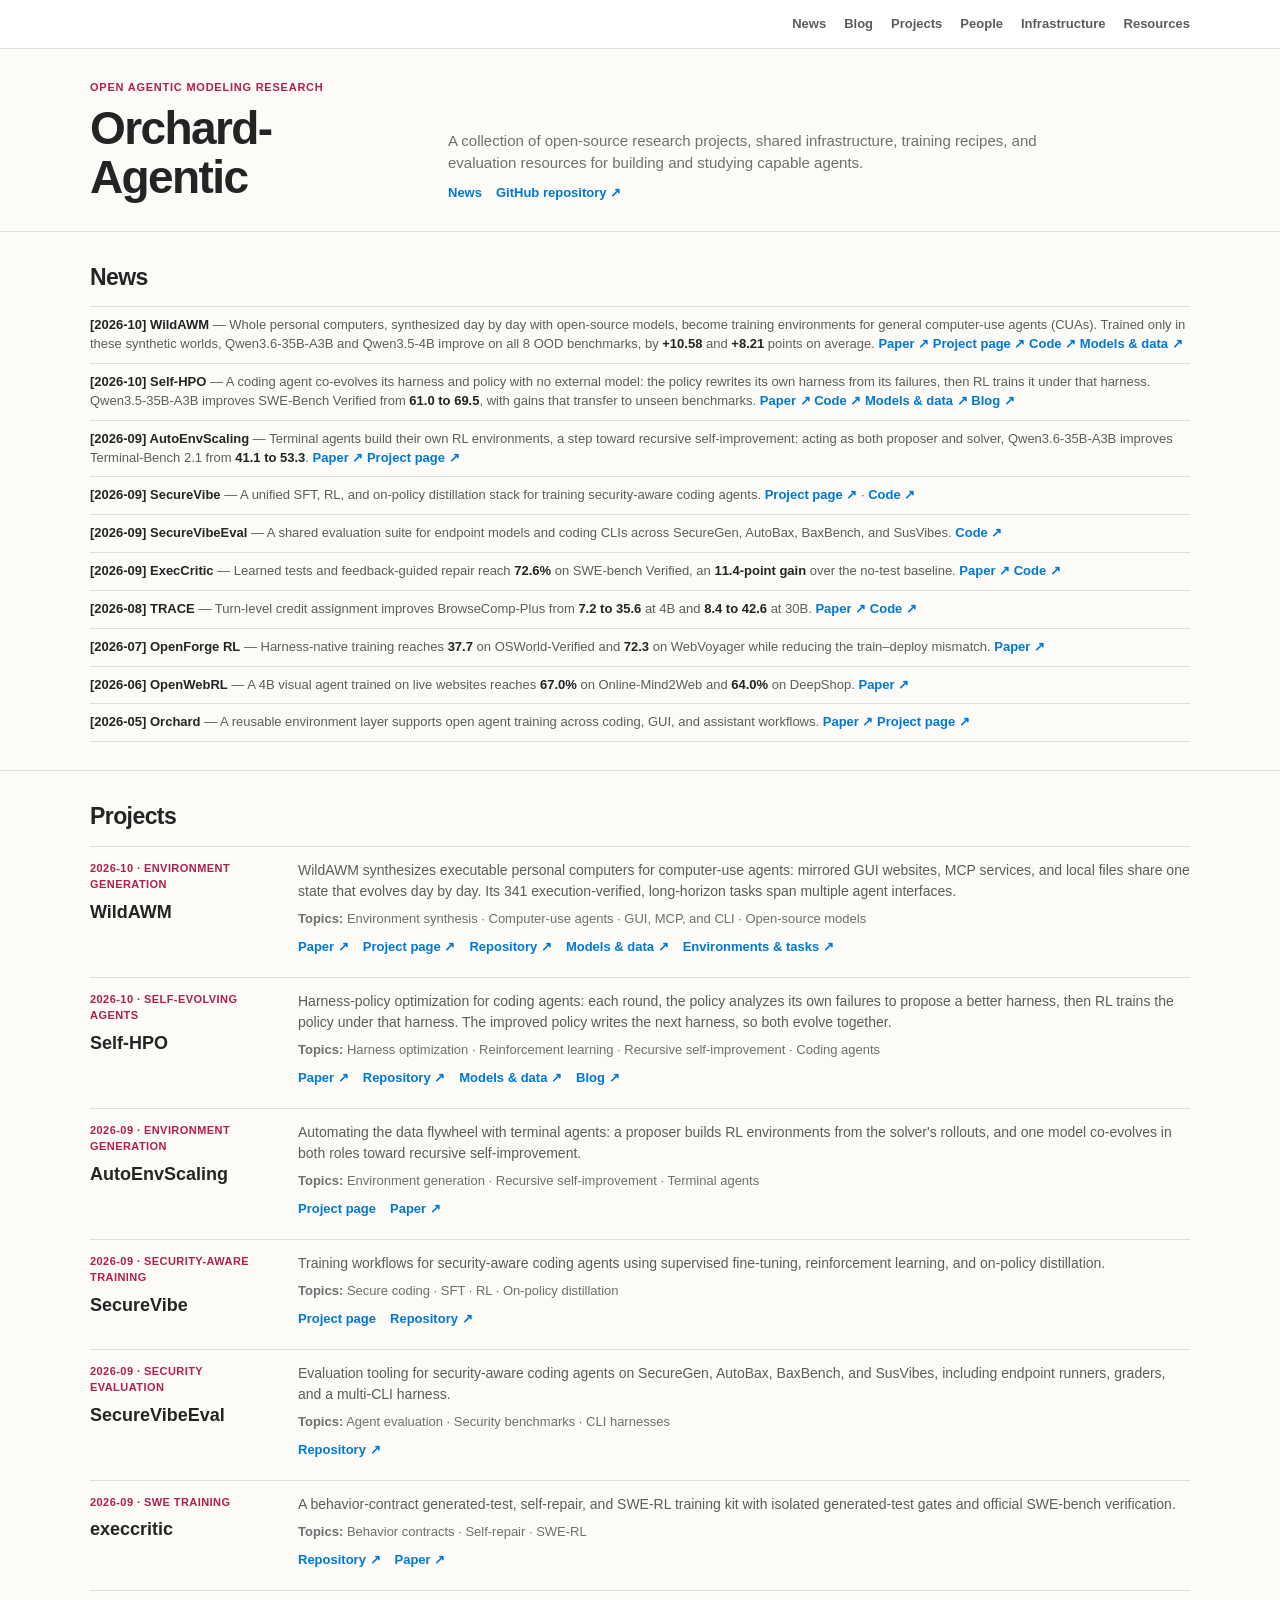
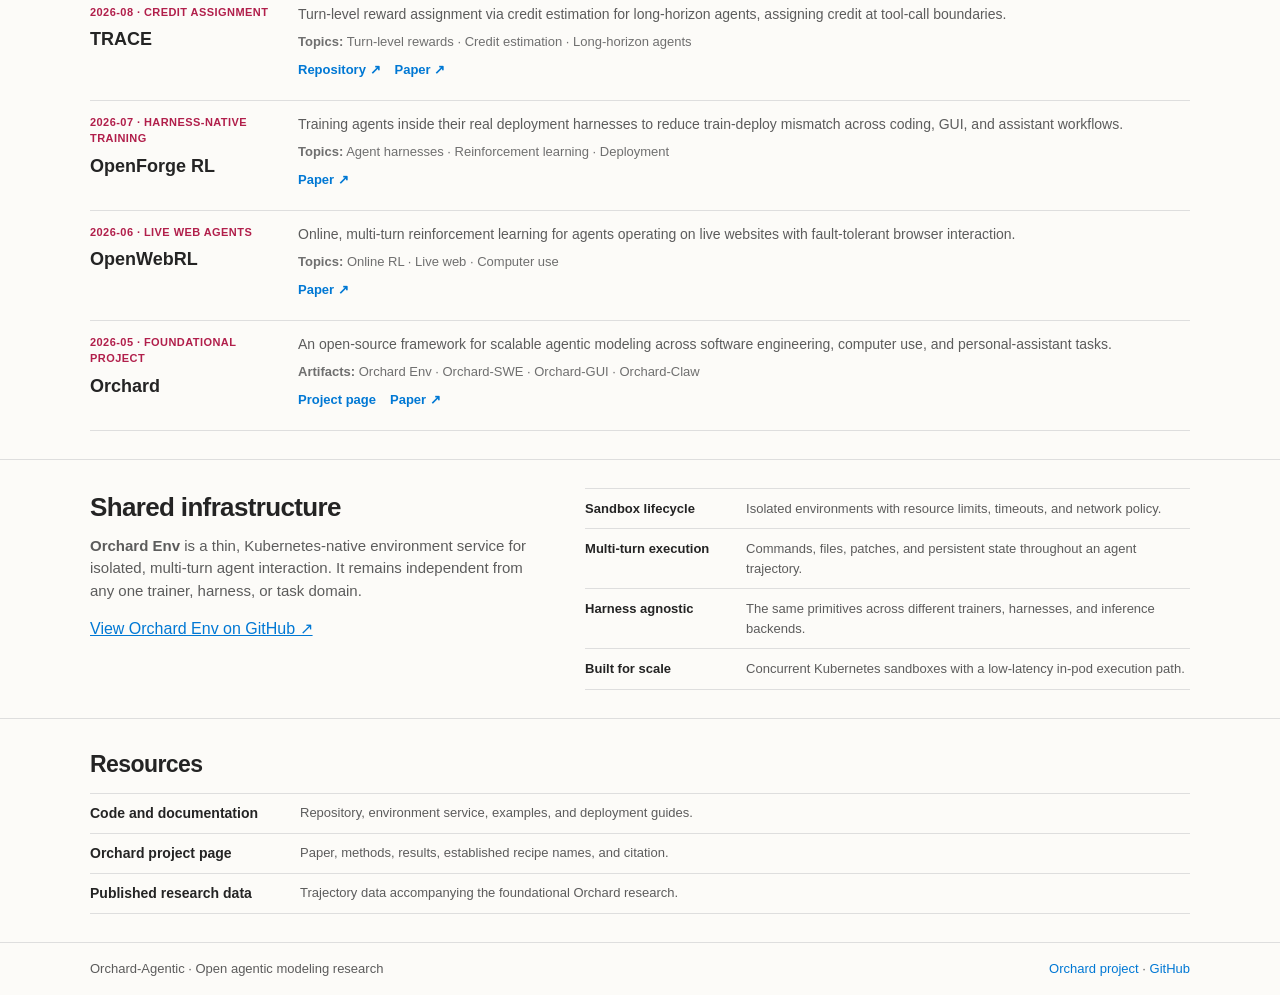
<file: index.html>
<!DOCTYPE html>
<html lang="en">
<head>
  <meta charset="UTF-8" />
  <meta name="viewport" content="width=device-width, initial-scale=1.0" />
  <script>
    (() => {
      const param = new URLSearchParams(window.location.search).get("clawpilotTheme");
      const theme =
        param || (window.matchMedia("(prefers-color-scheme: dark)").matches ? "dark" : "light");
      document.documentElement.setAttribute("data-theme", theme);
    })();
  </script>
  <script>
    if (!new URLSearchParams(window.location.search).has("clawpilotTheme")) {
      document.documentElement.setAttribute("data-theme", "light");
    }
  </script>
  <title>Orchard-Agentic — Open Agentic Modeling Research</title>
  <meta
    name="description"
    content="Orchard-Agentic is a collection of open-source research, infrastructure, training recipes, and evaluation resources for agentic modeling."
  />
  <meta property="og:title" content="Orchard-Agentic — Open Agentic Modeling Research" />
  <meta
    property="og:description"
    content="Explore Orchard, OpenWebRL, OpenForge RL, Orchard Env, and related open-source agentic modeling projects."
  />
  <meta property="og:type" content="website" />
  <meta property="og:image" content="assets/img/orchard-overview.png" />
  <meta name="twitter:card" content="summary_large_image" />
  <link rel="icon" href="assets/img/favicon.svg" type="image/svg+xml" />
  <link rel="stylesheet" href="assets/css/hub.css" />
</head>
<body>
  <header class="site-header">
    <div class="container nav">
      <nav class="nav-links" aria-label="Primary navigation">
        <a href="#updates">News</a>
        <a href="blog.html">Blog</a>
        <a href="#projects">Projects</a>
        <a href="people.html">People</a>
        <a href="#infrastructure">Infrastructure</a>
        <a href="#resources">Resources</a>
      </nav>
    </div>
  </header>

  <main id="top">
    <section class="intro">
      <div class="container intro-grid">
        <div>
          <p class="intro-label">Open agentic modeling research</p>
          <h1>Orchard-Agentic</h1>
        </div>
        <div>
          <p class="intro-copy">
            A collection of open-source research projects, shared infrastructure,
            training recipes, and evaluation resources for building and studying
            capable agents.
          </p>
          <div class="intro-links">
            <a class="primary-link" href="#updates">News</a>
            <a
              class="secondary-link"
              href="https://github.com/microsoft/Orchard-Agentic"
              target="_blank"
              rel="noopener"
            >GitHub repository ↗</a>
          </div>
        </div>
      </div>
    </section>

    <section class="section" id="updates">
      <div class="container">
        <div class="section-heading compact">
          <h2>News</h2>
        </div>
        <ol class="updates">
          <li class="update">
            <p>
              <strong>[2026-10] WildAWM</strong> — Whole personal computers,
              synthesized day by day with open-source models, become training
              environments for general computer-use agents (CUAs). Trained only
              in these synthetic worlds, Qwen3.6-35B-A3B and Qwen3.5-4B improve
              on all 8 OOD benchmarks, by <strong>+10.58</strong> and
              <strong>+8.21</strong> points on average.
              <a href="https://arxiv.org/abs/2610.26828" target="_blank" rel="noopener">Paper ↗</a>
              <a href="https://msr-orchard.github.io/WildAWM/" target="_blank" rel="noopener">Project page ↗</a>
              <a href="https://github.com/MSR-Orchard/WildAWM" target="_blank" rel="noopener">Code ↗</a>
              <a href="https://huggingface.co/collections/ChilleD/agent-world-model-in-the-wild" target="_blank" rel="noopener">Models &amp; data ↗</a>
            </p>
          </li>
          <li class="update">
            <p>
              <strong>[2026-10] Self-HPO</strong> — A coding agent co-evolves
              its harness and policy with no external model: the policy rewrites
              its own harness from its failures, then RL trains it under that
              harness. Qwen3.5-35B-A3B improves SWE-Bench Verified from
              <strong>61.0 to 69.5</strong>, with gains that transfer to unseen
              benchmarks.
              <a href="https://arxiv.org/abs/2610.22791" target="_blank" rel="noopener">Paper ↗</a>
              <a href="https://github.com/MSR-Orchard/Self-HPO" target="_blank" rel="noopener">Code ↗</a>
              <a href="https://huggingface.co/self-hpo" target="_blank" rel="noopener">Models &amp; data ↗</a>
              <a href="https://weizhepei.com/blog/self-hpo/" target="_blank" rel="noopener">Blog ↗</a>
            </p>
          </li>
          <li class="update">
            <p>
              <strong>[2026-09] AutoEnvScaling</strong> — Terminal agents build
              their own RL environments, a step toward recursive
              self-improvement: acting as both proposer and solver,
              Qwen3.6-35B-A3B improves Terminal-Bench 2.1 from
              <strong>41.1 to 53.3</strong>.
              <a href="https://simonucl.github.io/assets/pdf/autoenvscaling.pdf" target="_blank" rel="noopener">Paper ↗</a>
              <a href="autoenvscaling/">Project page ↗</a>
            </p>
          </li>
          <li class="update">
            <p>
              <strong>[2026-09] SecureVibe</strong> — A unified SFT, RL, and
              on-policy distillation stack for training security-aware coding
              agents.
              <a href="securevibe/">Project page ↗</a> ·
              <a href="https://github.com/MSR-Orchard/SecureVibe" target="_blank" rel="noopener">Code ↗</a>
            </p>
          </li>
          <li class="update">
            <p>
              <strong>[2026-09] SecureVibeEval</strong> — A shared evaluation
              suite for endpoint models and coding CLIs across SecureGen,
              AutoBax, BaxBench, and SusVibes.
              <a href="https://github.com/MSR-Orchard/SecureVibeEval" target="_blank" rel="noopener">Code ↗</a>
            </p>
          </li>
          <li class="update">
            <p>
              <strong>[2026-09] ExecCritic</strong> — Learned tests and
              feedback-guided repair reach <strong>72.6%</strong> on SWE-bench
              Verified, an <strong>11.4-point gain</strong> over the no-test
              baseline.
              <a href="https://arxiv.org/abs/2609.09133" target="_blank" rel="noopener">Paper ↗</a>
              <a href="https://github.com/MSR-Orchard/execcritic" target="_blank" rel="noopener">Code ↗</a>
            </p>
          </li>
          <li class="update">
            <p>
              <strong>[2026-08] TRACE</strong> — Turn-level credit assignment
              improves BrowseComp-Plus from <strong>7.2 to 35.6</strong> at 4B
              and <strong>8.4 to 42.6</strong> at 30B.
              <a href="https://arxiv.org/abs/2607.13988" target="_blank" rel="noopener">Paper ↗</a>
              <a href="https://github.com/MSR-Orchard/trace" target="_blank" rel="noopener">Code ↗</a>
            </p>
          </li>
          <li class="update">
            <p>
              <strong>[2026-07] OpenForge RL</strong> — Harness-native training
              reaches <strong>37.7</strong> on OSWorld-Verified and
              <strong>72.3</strong> on WebVoyager while reducing the
              train–deploy mismatch.
              <a href="https://arxiv.org/abs/2607.21557" target="_blank" rel="noopener">Paper ↗</a>
            </p>
          </li>
          <li class="update">
            <p>
              <strong>[2026-06] OpenWebRL</strong> — A 4B visual agent trained
              on live websites reaches <strong>67.0%</strong> on Online-Mind2Web
              and <strong>64.0%</strong> on DeepShop.
              <a href="https://arxiv.org/abs/2606.02031" target="_blank" rel="noopener">Paper ↗</a>
            </p>
          </li>
          <li class="update">
            <p>
              <strong>[2026-05] Orchard</strong> — A reusable environment layer
              supports open agent training across coding, GUI, and assistant
              workflows.
              <a href="https://arxiv.org/abs/2605.15040" target="_blank" rel="noopener">Paper ↗</a>
              <a href="orchard.html">Project page ↗</a>
            </p>
          </li>
        </ol>
      </div>
    </section>

    <section class="section" id="projects">
      <div class="container">
        <div class="section-heading compact">
          <h2>Projects</h2>
        </div>

        <div class="project-list">
          <article class="project-entry">
            <div>
              <span class="project-kind">2026-10 · Environment generation</span>
              <h3>WildAWM</h3>
            </div>
            <div class="project-body">
              <p>
                WildAWM synthesizes executable personal computers for
                computer-use agents: mirrored GUI websites, MCP services, and
                local files share one state that evolves day by day. Its 341
                execution-verified, long-horizon tasks span multiple agent
                interfaces.
              </p>
              <p class="project-meta">
                <strong>Topics:</strong> Environment synthesis · Computer-use agents · GUI, MCP, and CLI · Open-source models
              </p>
              <p class="project-links">
                <a href="https://arxiv.org/abs/2610.26828" target="_blank" rel="noopener">Paper ↗</a>
                <a href="https://msr-orchard.github.io/WildAWM/" target="_blank" rel="noopener">Project page ↗</a>
                <a href="https://github.com/MSR-Orchard/WildAWM" target="_blank" rel="noopener">Repository ↗</a>
                <a href="https://huggingface.co/collections/ChilleD/agent-world-model-in-the-wild" target="_blank" rel="noopener">Models &amp; data ↗</a>
                <a href="https://huggingface.co/datasets/ChilleD/WildAWM" target="_blank" rel="noopener">Environments &amp; tasks ↗</a>
              </p>
            </div>
          </article>

          <article class="project-entry">
            <div>
              <span class="project-kind">2026-10 · Self-evolving agents</span>
              <h3>Self-HPO</h3>
            </div>
            <div class="project-body">
              <p>
                Harness-policy optimization for coding agents: each round, the
                policy analyzes its own failures to propose a better harness,
                then RL trains the policy under that harness. The improved
                policy writes the next harness, so both evolve together.
              </p>
              <p class="project-meta">
                <strong>Topics:</strong> Harness optimization · Reinforcement learning · Recursive self-improvement · Coding agents
              </p>
              <p class="project-links">
                <a href="https://arxiv.org/abs/2610.22791" target="_blank" rel="noopener">Paper ↗</a>
                <a href="https://github.com/MSR-Orchard/Self-HPO" target="_blank" rel="noopener">Repository ↗</a>
                <a href="https://huggingface.co/self-hpo" target="_blank" rel="noopener">Models &amp; data ↗</a>
                <a href="https://weizhepei.com/blog/self-hpo/" target="_blank" rel="noopener">Blog ↗</a>
              </p>
            </div>
          </article>

          <article class="project-entry">
            <div>
              <span class="project-kind">2026-09 · Environment generation</span>
              <h3>AutoEnvScaling</h3>
            </div>
            <div class="project-body">
              <p>
                Automating the data flywheel with terminal agents: a proposer
                builds RL environments from the solver's rollouts, and one model
                co-evolves in both roles toward recursive self-improvement.
              </p>
              <p class="project-meta">
                <strong>Topics:</strong> Environment generation · Recursive self-improvement · Terminal agents
              </p>
              <p class="project-links">
                <a href="autoenvscaling/">Project page</a>
                <a href="https://simonucl.github.io/assets/pdf/autoenvscaling.pdf" target="_blank" rel="noopener">Paper ↗</a>
              </p>
            </div>
          </article>

          <article class="project-entry">
            <div>
              <span class="project-kind">2026-09 · Security-aware training</span>
              <h3>SecureVibe</h3>
            </div>
            <div class="project-body">
              <p>
                Training workflows for security-aware coding agents using
                supervised fine-tuning, reinforcement learning, and on-policy
                distillation.
              </p>
              <p class="project-meta">
                <strong>Topics:</strong> Secure coding · SFT · RL · On-policy distillation
              </p>
              <p class="project-links">
                <a href="securevibe/">Project page</a>
                <a href="https://github.com/MSR-Orchard/SecureVibe" target="_blank" rel="noopener">Repository ↗</a>
              </p>
            </div>
          </article>

          <article class="project-entry">
            <div>
              <span class="project-kind">2026-09 · Security evaluation</span>
              <h3>SecureVibeEval</h3>
            </div>
            <div class="project-body">
              <p>
                Evaluation tooling for security-aware coding agents on
                SecureGen, AutoBax, BaxBench, and SusVibes, including endpoint
                runners, graders, and a multi-CLI harness.
              </p>
              <p class="project-meta">
                <strong>Topics:</strong> Agent evaluation · Security benchmarks · CLI harnesses
              </p>
              <p class="project-links">
                <a href="https://github.com/MSR-Orchard/SecureVibeEval" target="_blank" rel="noopener">Repository ↗</a>
              </p>
            </div>
          </article>

          <article class="project-entry">
            <div>
              <span class="project-kind">2026-09 · SWE training</span>
              <h3>execcritic</h3>
            </div>
            <div class="project-body">
              <p>
                A behavior-contract generated-test, self-repair, and SWE-RL
                training kit with isolated generated-test gates and official
                SWE-bench verification.
              </p>
              <p class="project-meta">
                <strong>Topics:</strong> Behavior contracts · Self-repair · SWE-RL
              </p>
              <p class="project-links">
                <a href="https://github.com/MSR-Orchard/execcritic" target="_blank" rel="noopener">Repository ↗</a>
                <a href="https://arxiv.org/abs/2609.09133" target="_blank" rel="noopener">Paper ↗</a>
              </p>
            </div>
          </article>

          <article class="project-entry">
            <div>
              <span class="project-kind">2026-08 · Credit assignment</span>
              <h3>TRACE</h3>
            </div>
            <div class="project-body">
              <p>
                Turn-level reward assignment via credit estimation for
                long-horizon agents, assigning credit at tool-call boundaries.
              </p>
              <p class="project-meta">
                <strong>Topics:</strong> Turn-level rewards · Credit estimation · Long-horizon agents
              </p>
              <p class="project-links">
                <a href="https://github.com/MSR-Orchard/trace" target="_blank" rel="noopener">Repository ↗</a>
                <a href="https://arxiv.org/abs/2607.13988" target="_blank" rel="noopener">Paper ↗</a>
              </p>
            </div>
          </article>

          <article class="project-entry">
            <div>
              <span class="project-kind">2026-07 · Harness-native training</span>
              <h3>OpenForge RL</h3>
            </div>
            <div class="project-body">
              <p>
                Training agents inside their real deployment harnesses to reduce
                train-deploy mismatch across coding, GUI, and assistant workflows.
              </p>
              <p class="project-meta">
                <strong>Topics:</strong> Agent harnesses · Reinforcement learning
                · Deployment
              </p>
              <p class="project-links">
                <a href="https://arxiv.org/abs/2607.21557" target="_blank" rel="noopener">Paper ↗</a>
              </p>
            </div>
          </article>

          <article class="project-entry">
            <div>
              <span class="project-kind">2026-06 · Live web agents</span>
              <h3>OpenWebRL</h3>
            </div>
            <div class="project-body">
              <p>
                Online, multi-turn reinforcement learning for agents operating
                on live websites with fault-tolerant browser interaction.
              </p>
              <p class="project-meta">
                <strong>Topics:</strong> Online RL · Live web · Computer use
              </p>
              <p class="project-links">
                <a href="https://arxiv.org/abs/2606.02031" target="_blank" rel="noopener">Paper ↗</a>
              </p>
            </div>
          </article>

          <article class="project-entry">
            <div>
              <span class="project-kind">2026-05 · Foundational project</span>
              <h3>Orchard</h3>
            </div>
            <div class="project-body">
              <p>
                An open-source framework for scalable agentic modeling across
                software engineering, computer use, and personal-assistant tasks.
              </p>
              <p class="project-meta">
                <strong>Artifacts:</strong> Orchard Env · Orchard-SWE ·
                Orchard-GUI · Orchard-Claw
              </p>
              <p class="project-links">
                <a href="orchard.html">Project page</a>
                <a href="https://arxiv.org/abs/2605.15040" target="_blank" rel="noopener">Paper ↗</a>
              </p>
            </div>
          </article>
        </div>
      </div>
    </section>

    <section class="section" id="infrastructure">
      <div class="container infrastructure">
        <div class="infrastructure-copy">
          <h2>Shared infrastructure</h2>
          <p>
            <strong>Orchard Env</strong> is a thin, Kubernetes-native environment
            service for isolated, multi-turn agent interaction. It remains
            independent from any one trainer, harness, or task domain.
          </p>
          <a
            href="https://github.com/microsoft/Orchard-Agentic/tree/main/orchard_env"
            target="_blank"
            rel="noopener"
          >View Orchard Env on GitHub ↗</a>
        </div>

        <ul class="feature-list">
          <li>
            <strong>Sandbox lifecycle</strong>
            <span>Isolated environments with resource limits, timeouts, and network policy.</span>
          </li>
          <li>
            <strong>Multi-turn execution</strong>
            <span>Commands, files, patches, and persistent state throughout an agent trajectory.</span>
          </li>
          <li>
            <strong>Harness agnostic</strong>
            <span>The same primitives across different trainers, harnesses, and inference backends.</span>
          </li>
          <li>
            <strong>Built for scale</strong>
            <span>Concurrent Kubernetes sandboxes with a low-latency in-pod execution path.</span>
          </li>
        </ul>
      </div>
    </section>

    <section class="section" id="resources">
      <div class="container">
        <div class="section-heading">
          <h2>Resources</h2>
        </div>
        <div class="resource-list">
          <a
            class="resource"
            href="https://github.com/microsoft/Orchard-Agentic"
            target="_blank"
            rel="noopener"
          >
            <strong>Code and documentation</strong>
            <span>Repository, environment service, examples, and deployment guides.</span>
          </a>
          <a class="resource" href="orchard.html">
            <strong>Orchard project page</strong>
            <span>Paper, methods, results, established recipe names, and citation.</span>
          </a>
          <a
            class="resource"
            href="https://huggingface.co/datasets/microsoft/Orchard"
            target="_blank"
            rel="noopener"
          >
            <strong>Published research data</strong>
            <span>Trajectory data accompanying the foundational Orchard research.</span>
          </a>
        </div>
      </div>
    </section>
  </main>

  <footer class="footer">
    <div class="container footer-row">
      <span>Orchard-Agentic · Open agentic modeling research</span>
      <span><a href="orchard.html">Orchard project</a> · <a href="https://github.com/microsoft/Orchard-Agentic">GitHub</a></span>
    </div>
  </footer>
</body>
</html>
</file>
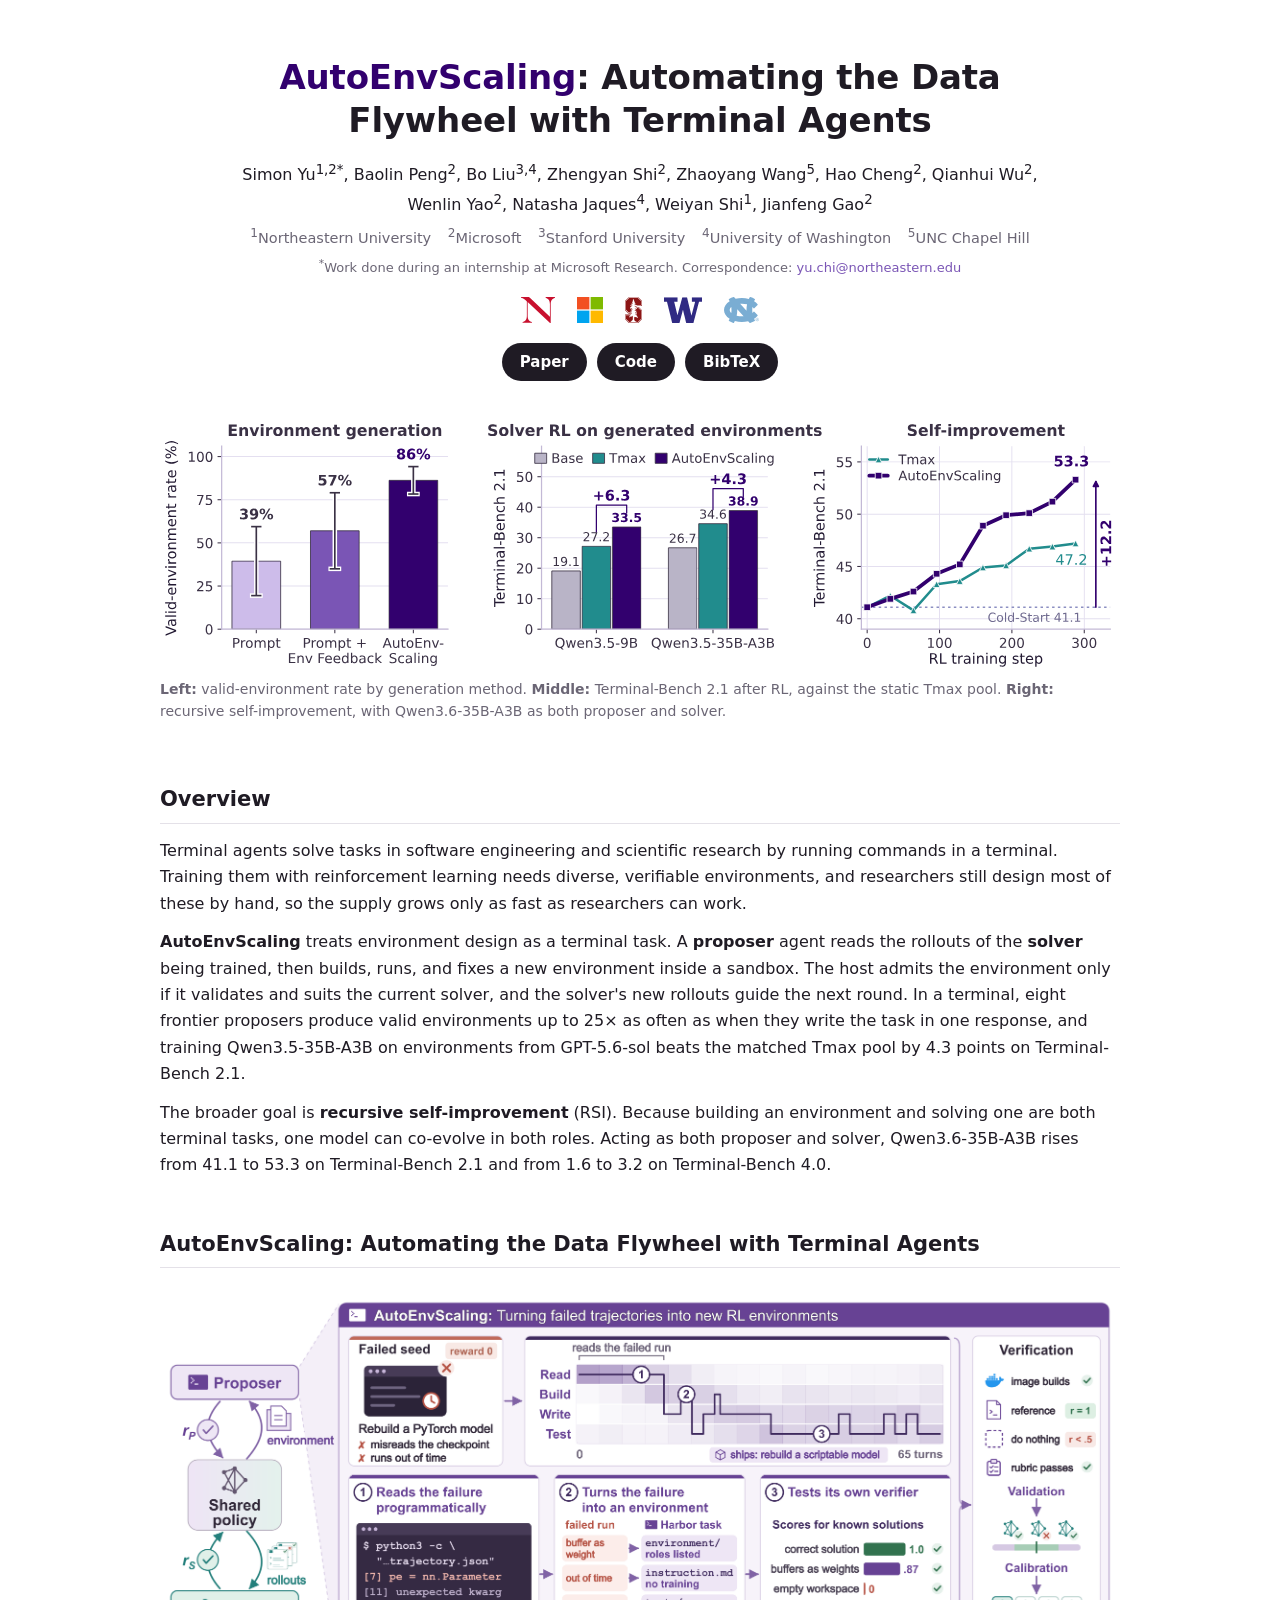
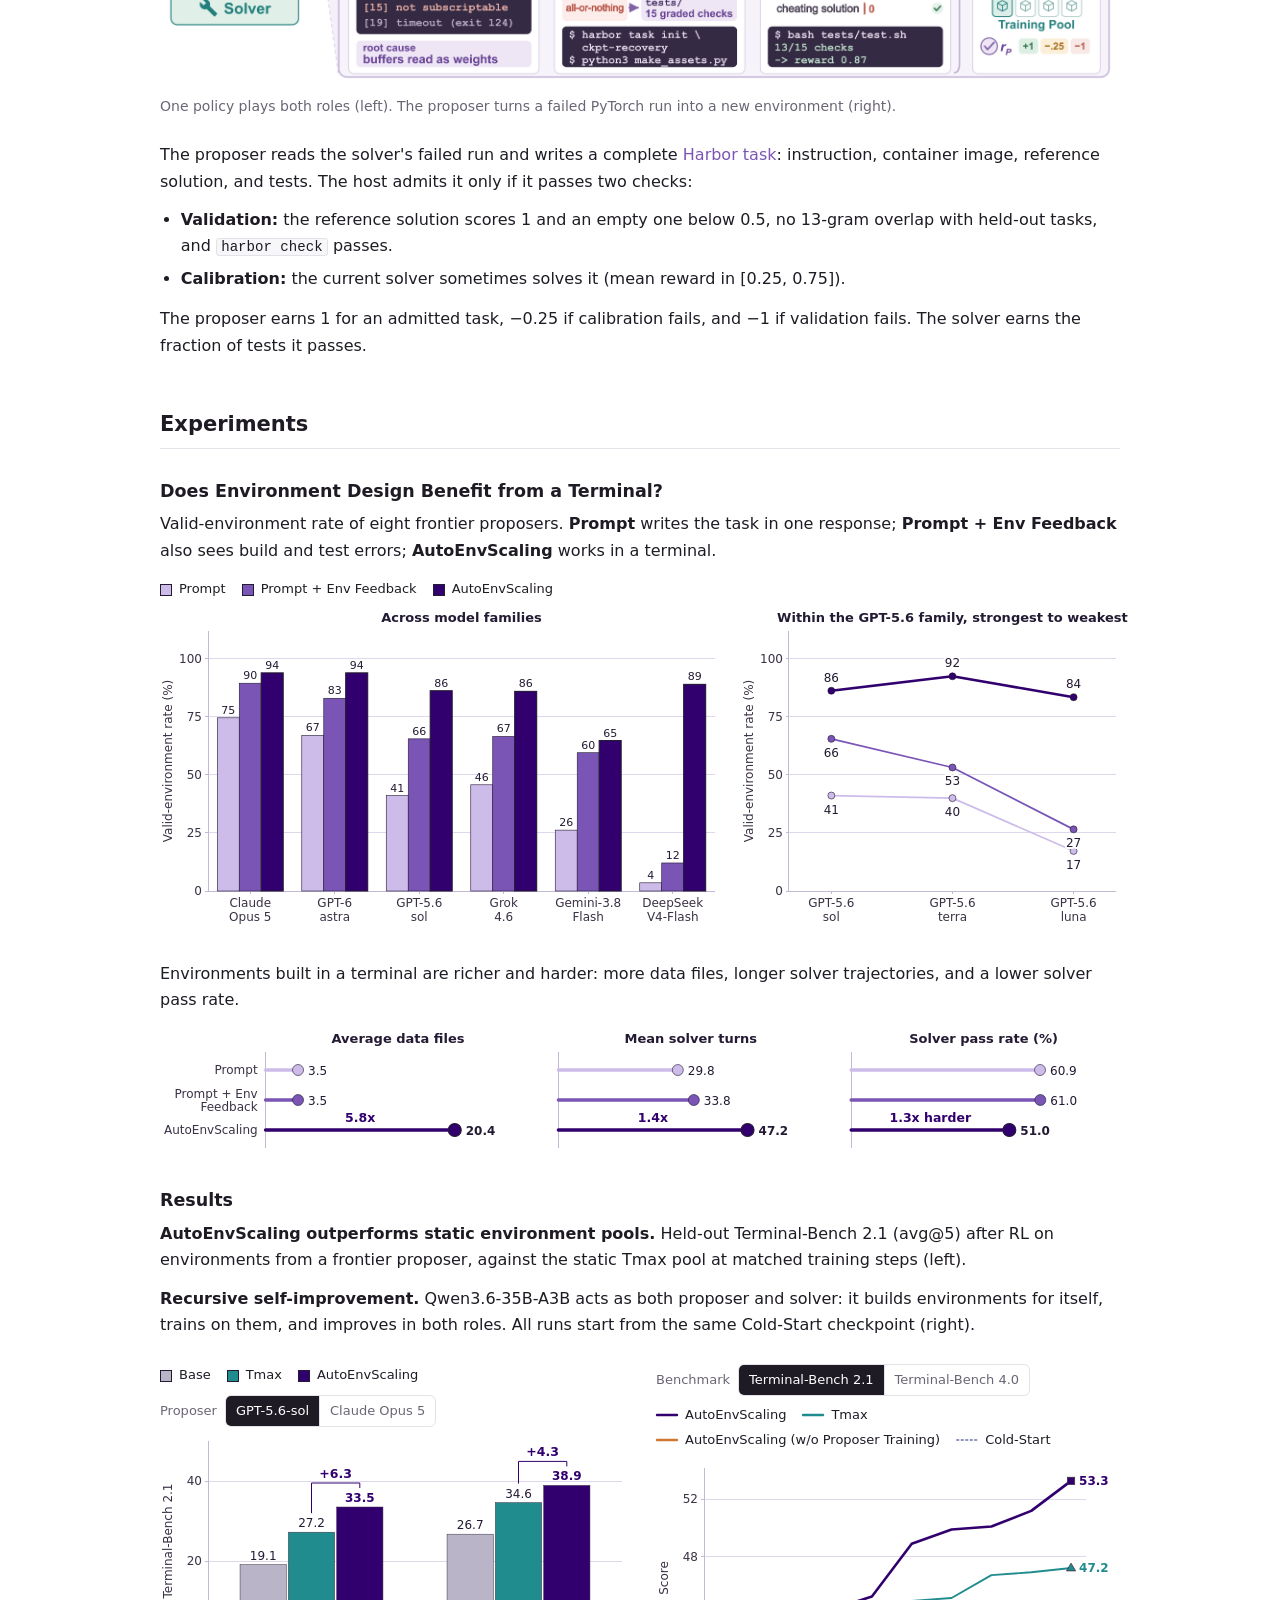
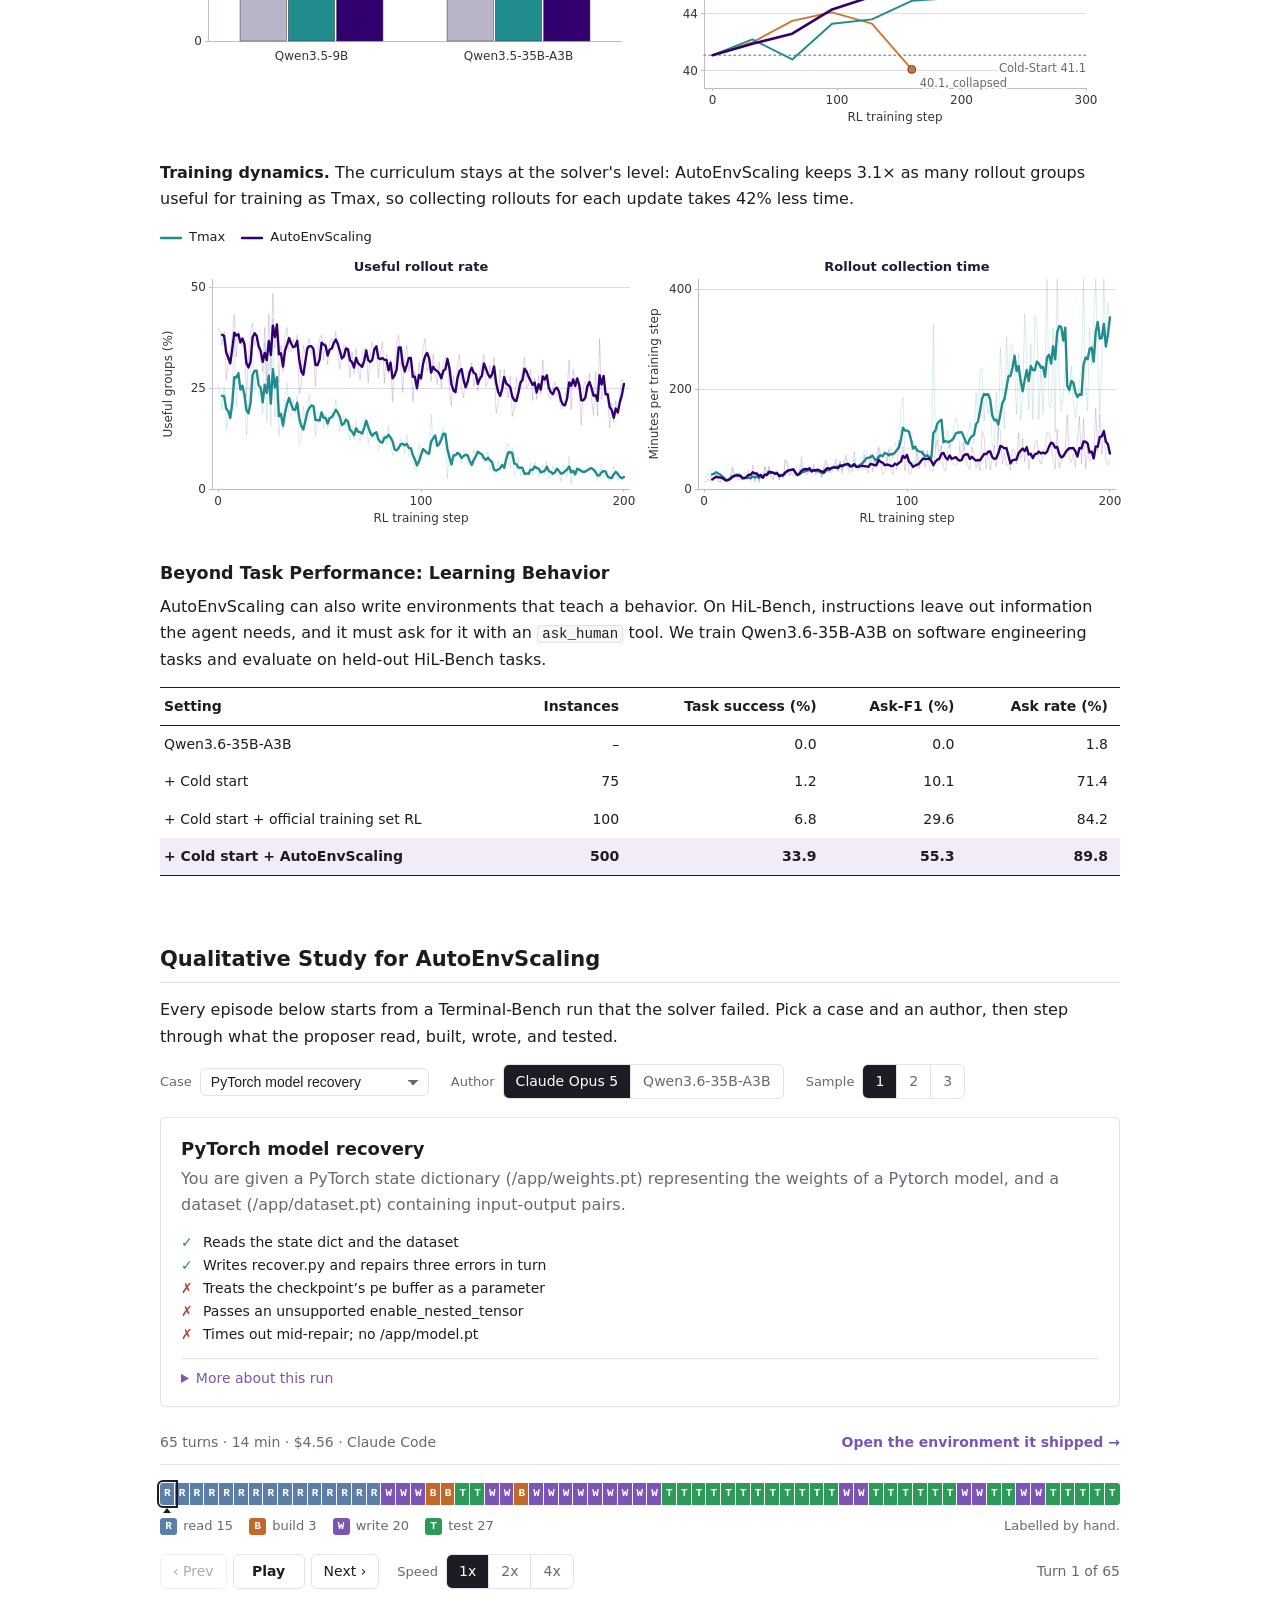
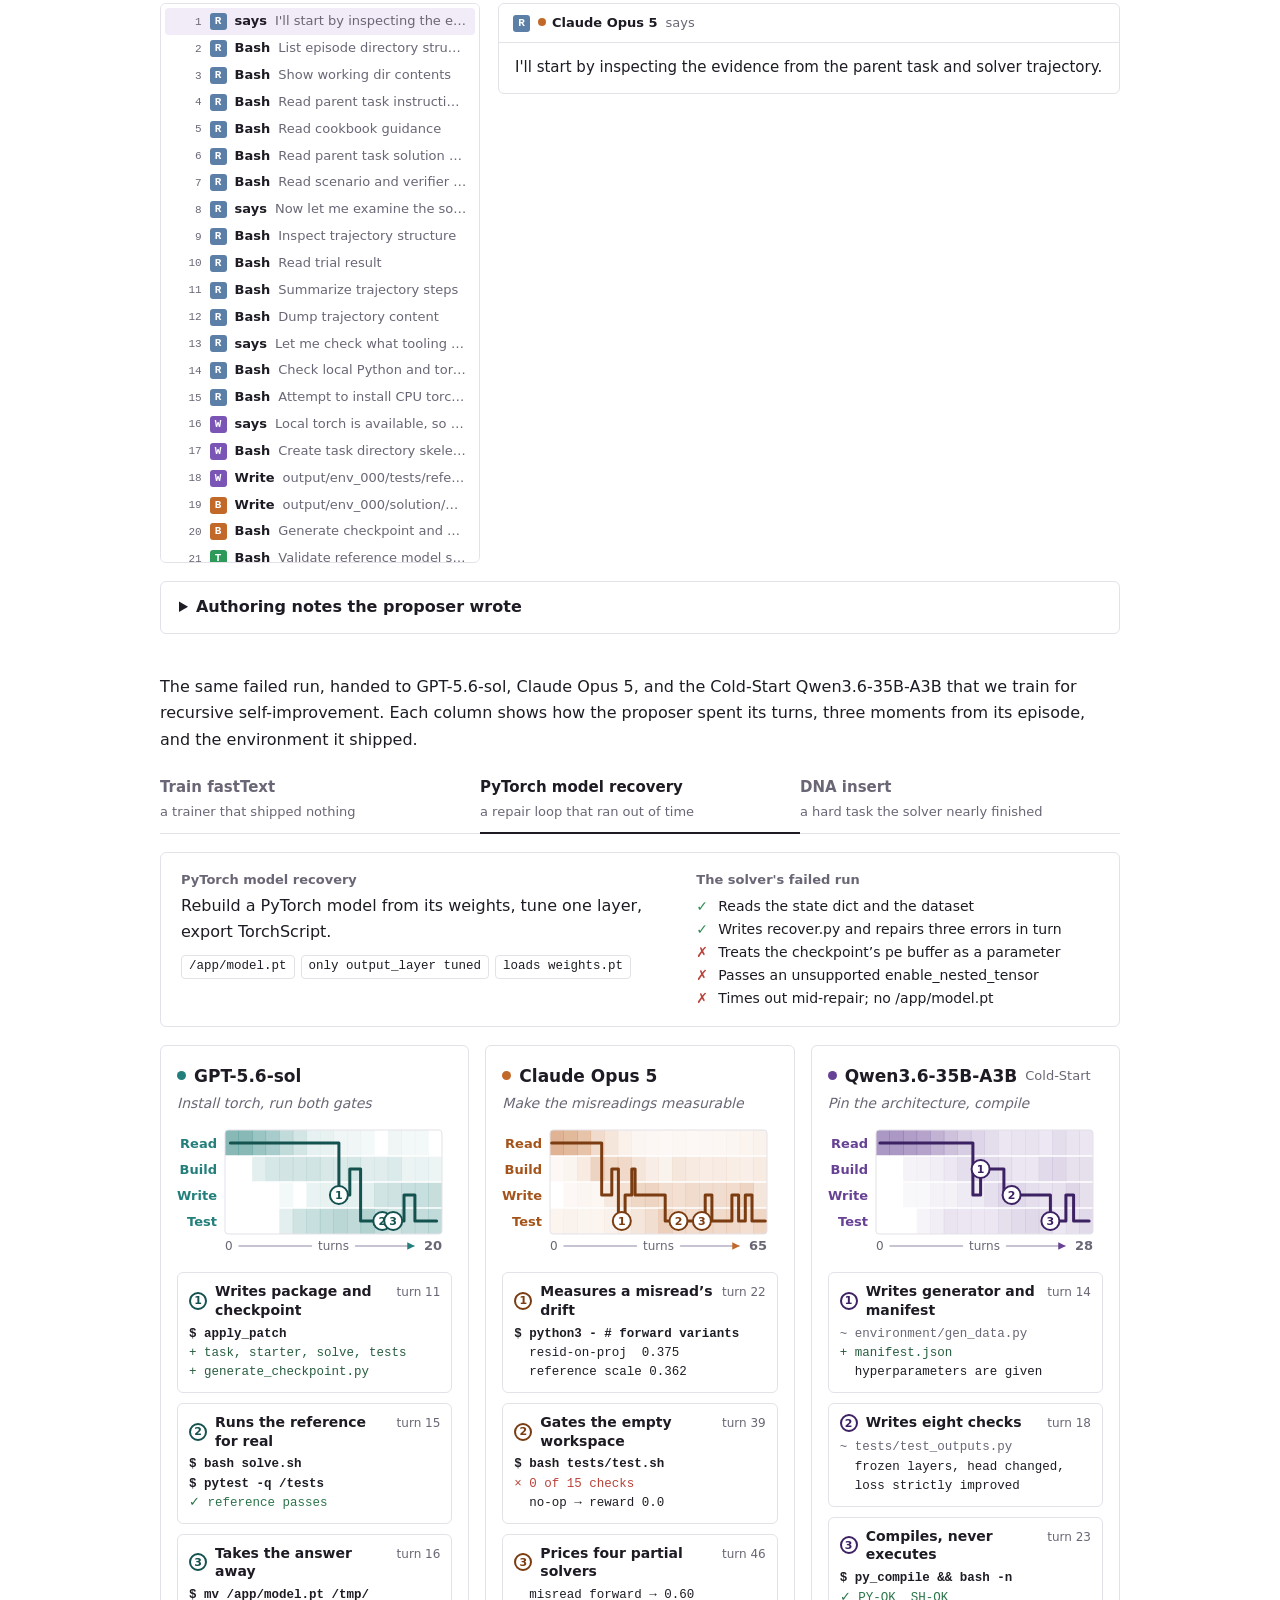
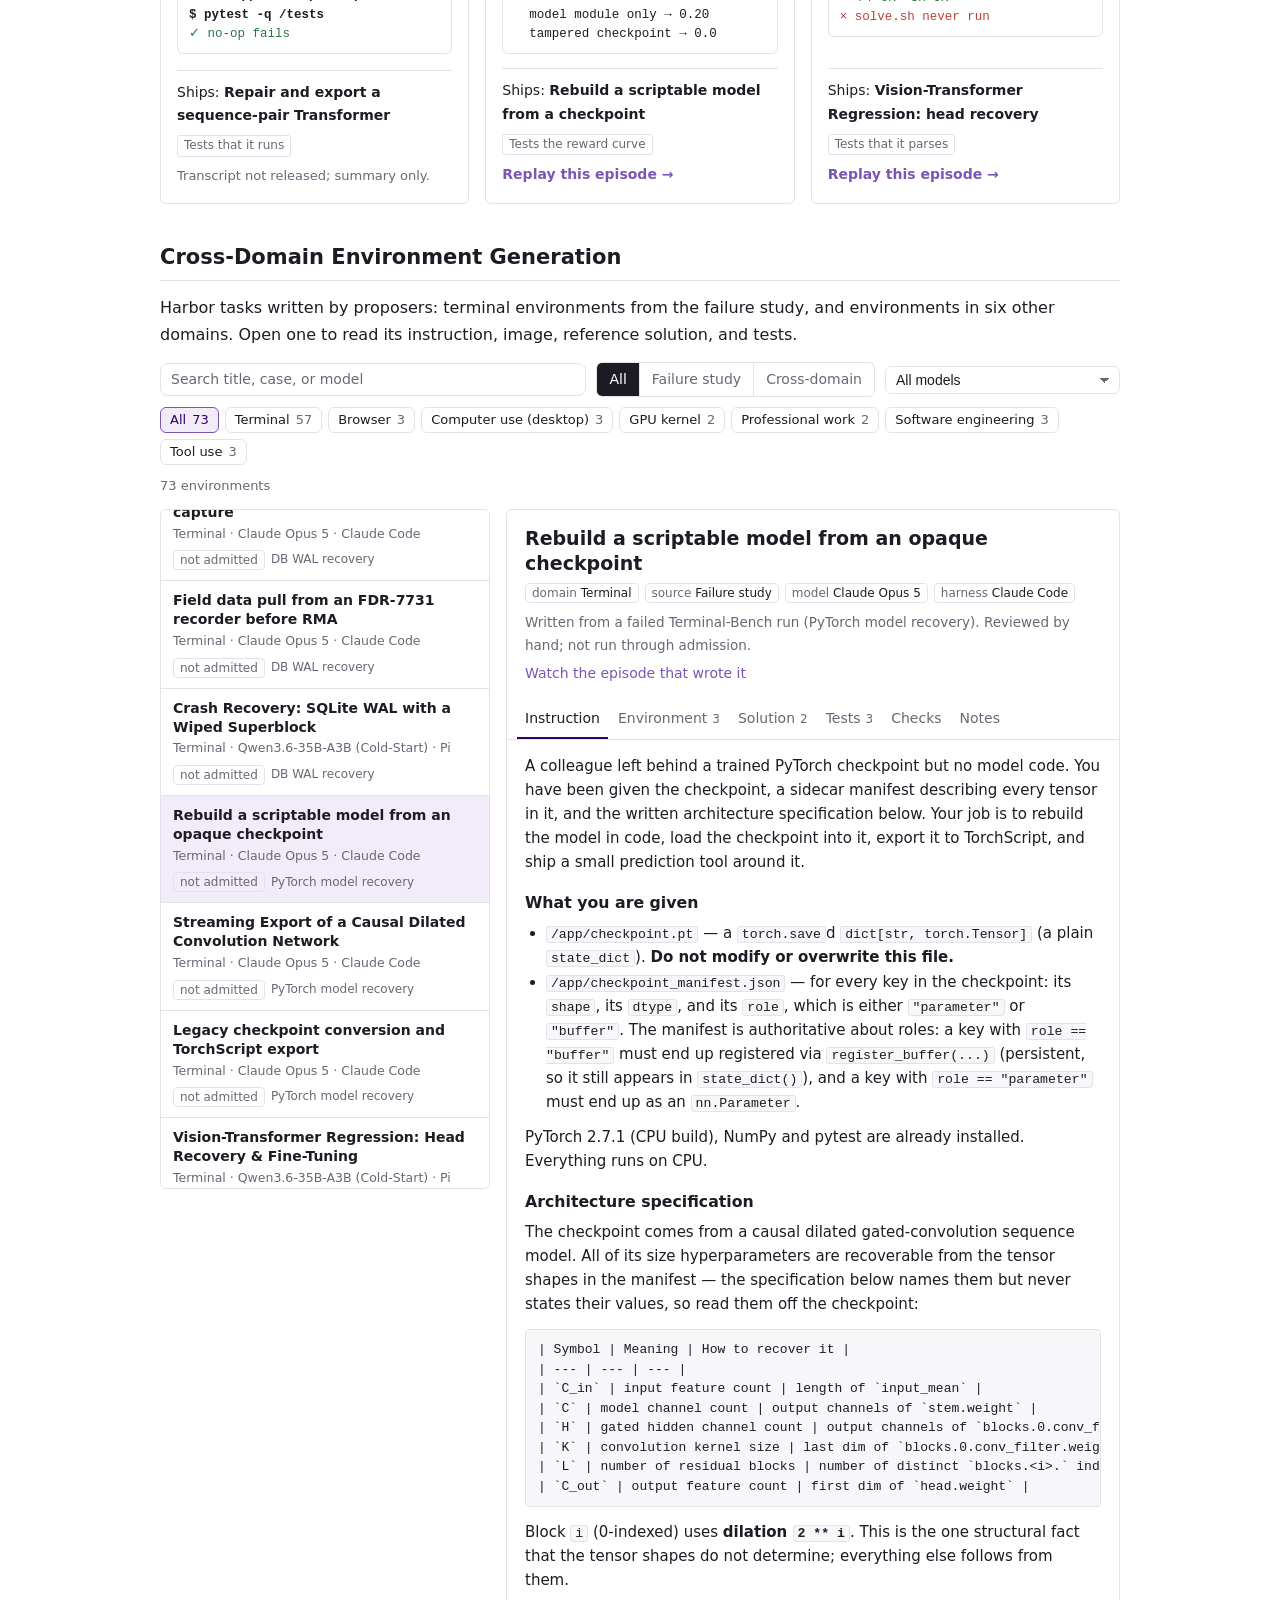
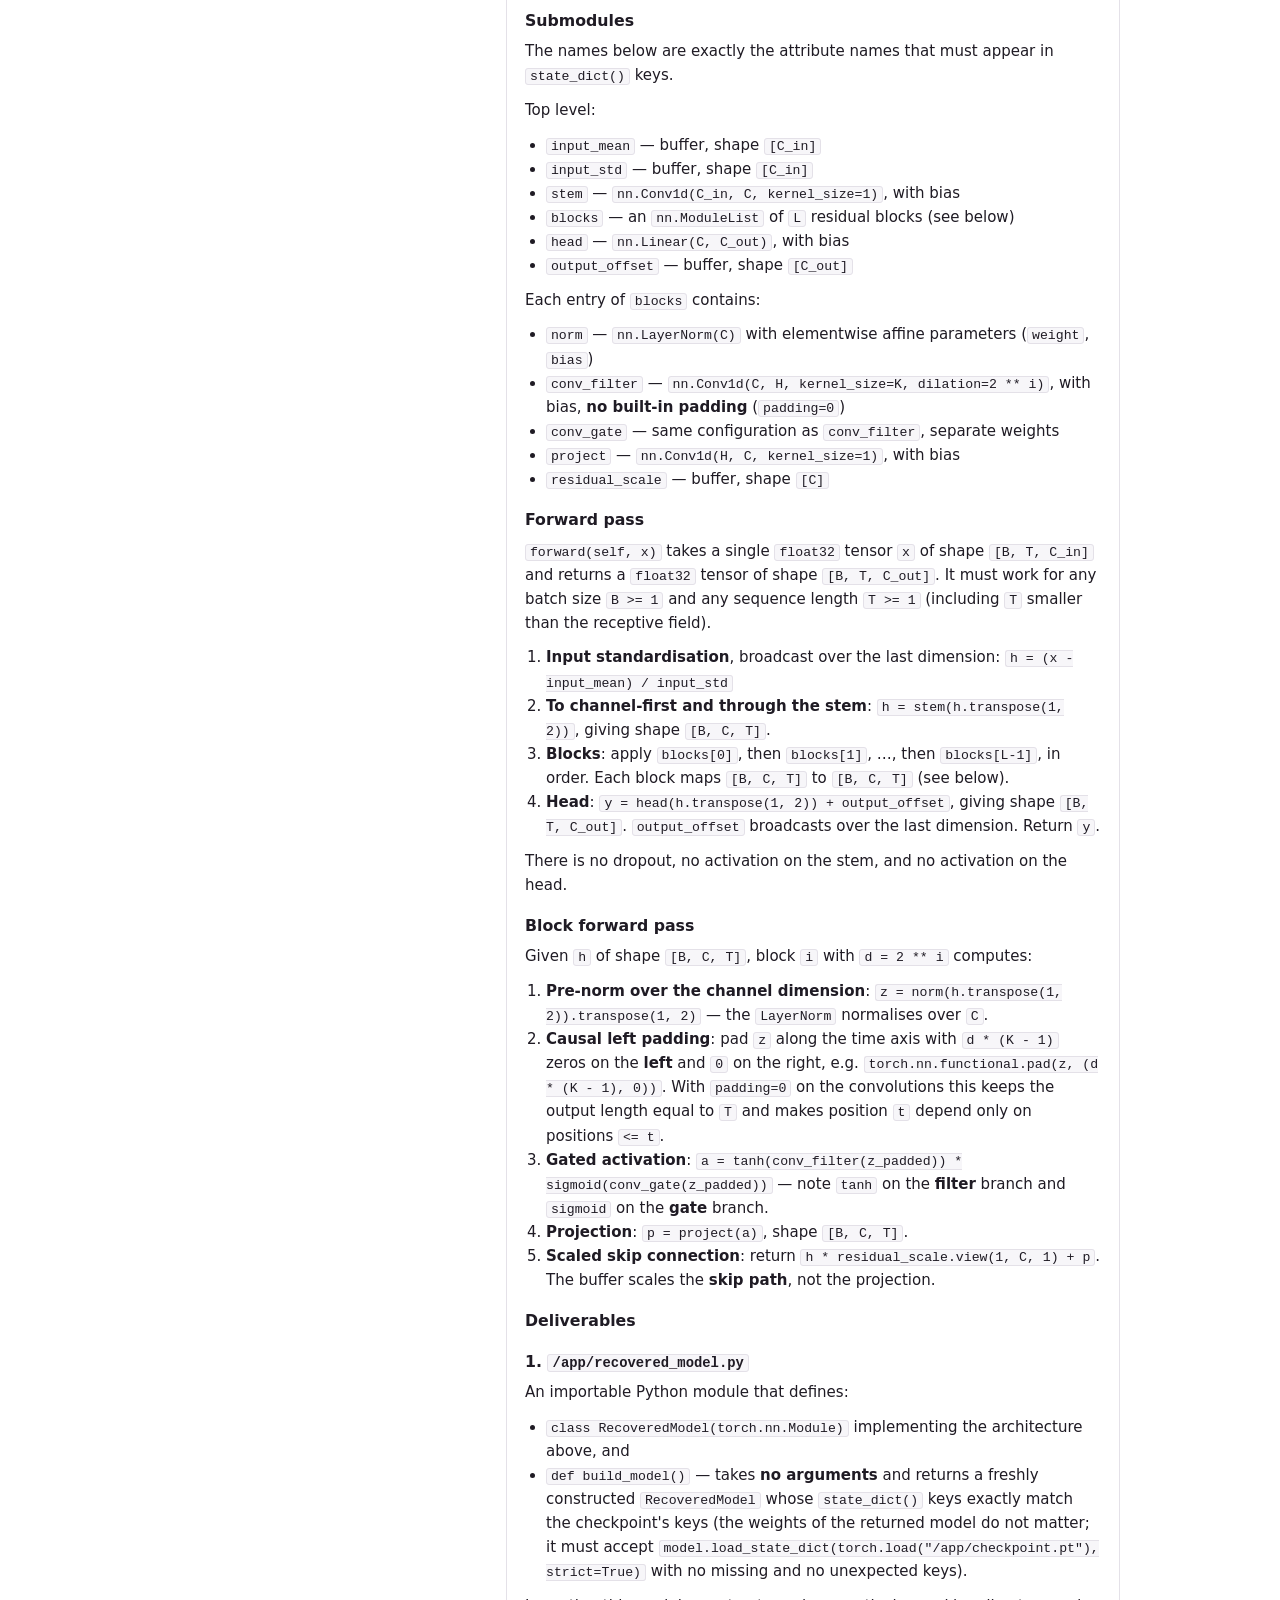
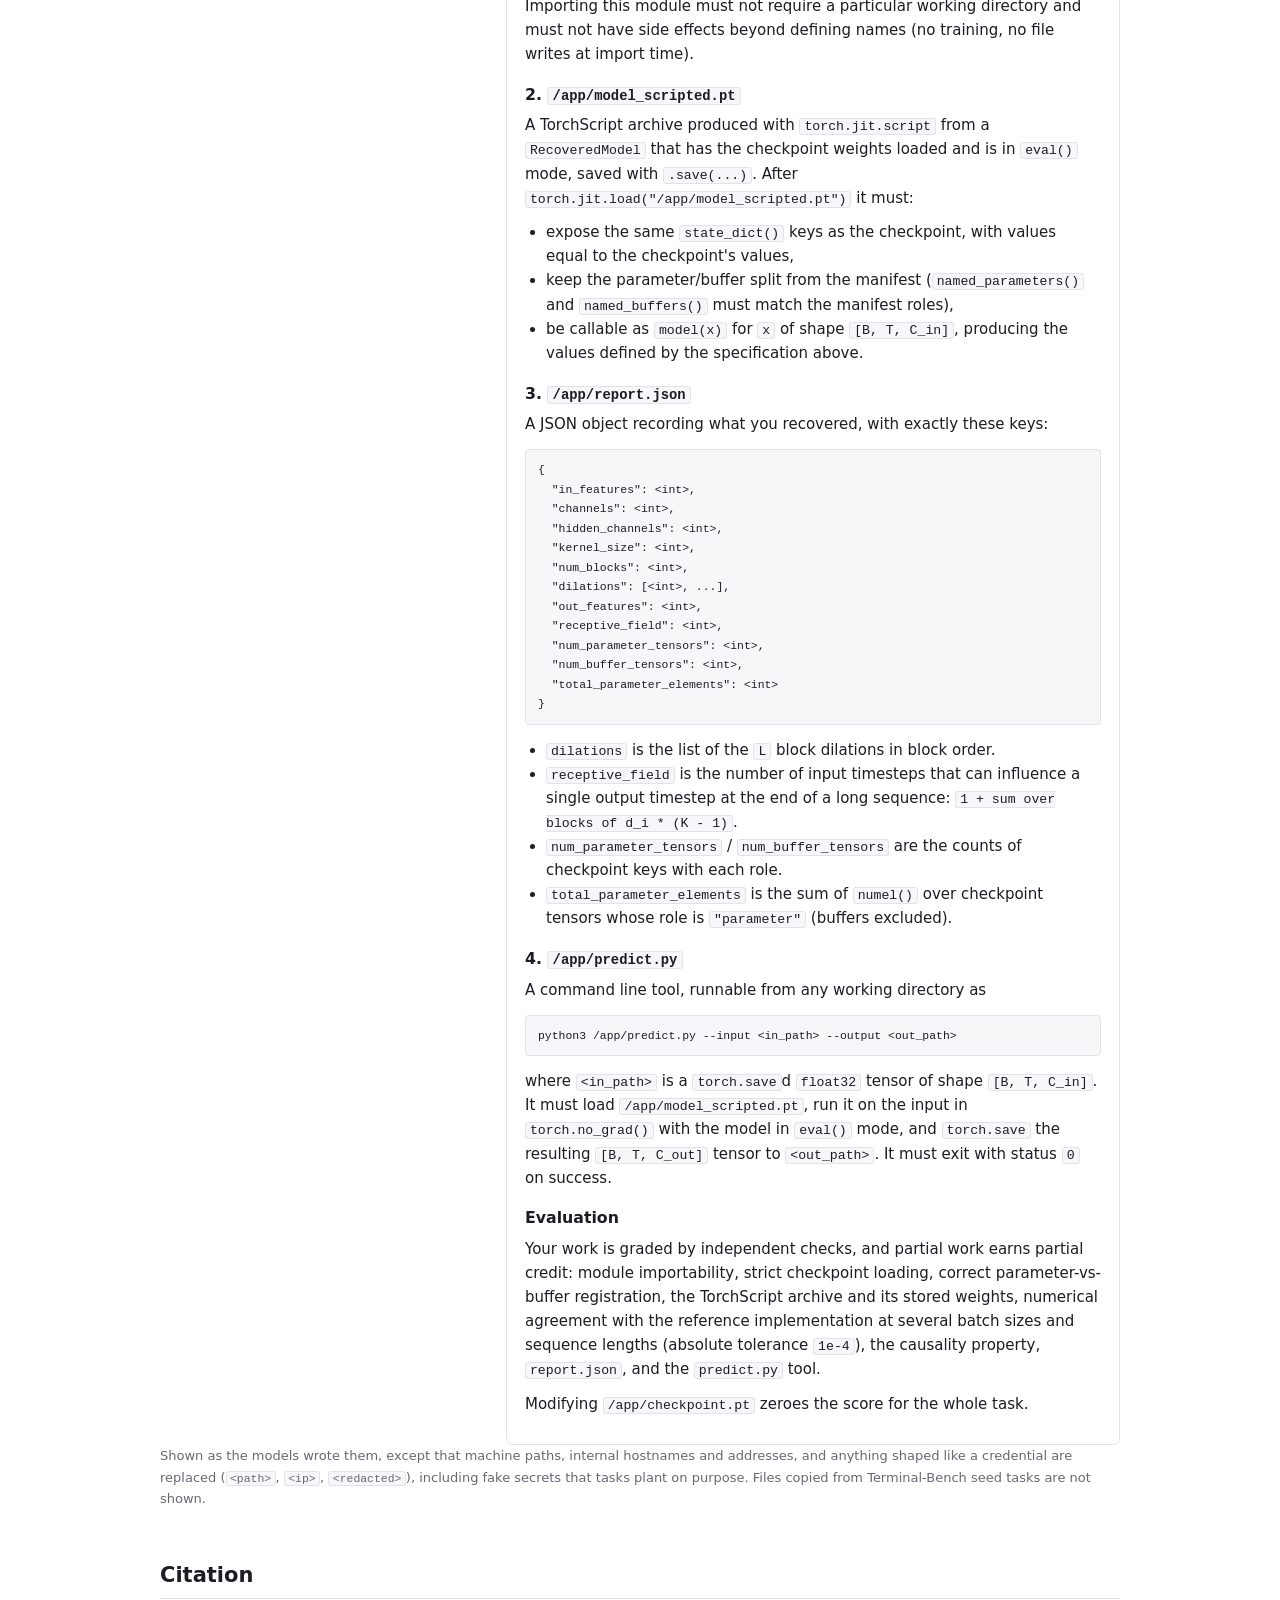
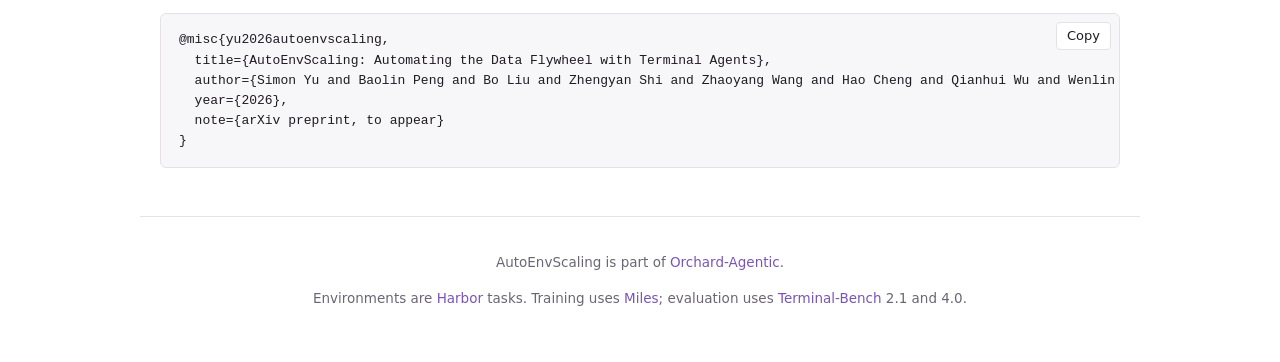
<file: autoenvscaling/index.html>
<!doctype html>
<html lang="en">
<head>
<meta charset="utf-8">
<meta name="viewport" content="width=device-width, initial-scale=1">
<title>AutoEnvScaling: Automating the Data Flywheel with Terminal Agents</title>
<meta name="description" content="A proposer agent builds RL environments as terminal tasks from the rollouts of the solver being trained, toward recursive self-improvement: one model co-evolves as proposer and solver.">
<meta property="og:title" content="AutoEnvScaling: Automating the Data Flywheel with Terminal Agents">
<meta property="og:description" content="Environment design as a terminal task: a proposer agent builds, tests, and calibrates RL environments from the solver's rollouts.">
<link rel="canonical" href="https://microsoft.github.io/Orchard-Agentic/autoenvscaling/">
<meta property="og:url" content="https://microsoft.github.io/Orchard-Agentic/autoenvscaling/">
<meta property="og:image" content="https://microsoft.github.io/Orchard-Agentic/autoenvscaling/assets/figs/og.png">
<meta property="og:type" content="website">
<meta name="twitter:card" content="summary_large_image">
<link rel="icon" href="assets/favicon.svg" type="image/svg+xml">
<link rel="stylesheet" href="css/site.css">
<link rel="stylesheet" href="css/replay.css">
<link rel="stylesheet" href="css/compare.css">
<link rel="stylesheet" href="css/charts.css">
<link rel="stylesheet" href="css/browser.css">
</head>
<body>

<header class="hero" id="top">
  <h1 class="title"><span class="name">AutoEnvScaling</span>: Automating the Data Flywheel with Terminal Agents</h1>

  <p class="authors">
    <a href="https://simonucl.github.io/" target="_blank" rel="noopener">Simon Yu</a><sup>1,2*</sup>,
    <a href="https://www.microsoft.com/en-us/research/people/baolinpeng/" target="_blank" rel="noopener">Baolin Peng</a><sup>2</sup>,
    <a href="https://benjamin-eecs.github.io/" target="_blank" rel="noopener">Bo Liu</a><sup>3,4</sup>,
    <a href="https://shizhengyan.github.io/" target="_blank" rel="noopener">Zhengyan Shi</a><sup>2</sup>,
    <a href="https://zhaoyang.win/" target="_blank" rel="noopener">Zhaoyang Wang</a><sup>5</sup>,
    <a href="https://sites.google.com/site/hcheng2site/" target="_blank" rel="noopener">Hao Cheng</a><sup>2</sup>,
    <a href="https://qianhuiwu.github.io/" target="_blank" rel="noopener">Qianhui Wu</a><sup>2</sup>,
    <a href="https://wenlinyao.github.io/" target="_blank" rel="noopener">Wenlin Yao</a><sup>2</sup>,
    <a href="https://natashajaques.ai/" target="_blank" rel="noopener">Natasha Jaques</a><sup>4</sup>,
    <a href="https://wyshi.github.io/" target="_blank" rel="noopener">Weiyan Shi</a><sup>1</sup>,
    <a href="https://www.microsoft.com/en-us/research/people/jfgao/" target="_blank" rel="noopener">Jianfeng Gao</a><sup>2</sup>
  </p>
  <p class="affils">
    <span><sup>1</sup>Northeastern University</span>
    <span><sup>2</sup>Microsoft</span>
    <span><sup>3</sup>Stanford University</span>
    <span><sup>4</sup>University of Washington</span>
    <span><sup>5</sup>UNC Chapel Hill</span>
  </p>
  <p class="footnote"><sup>*</sup>Work done during an internship at Microsoft Research. Correspondence: <a href="mailto:yu.chi@northeastern.edu">yu.chi@northeastern.edu</a></p>
  <div class="logos" aria-hidden="true">
    <img src="assets/logos/northeastern-mark.svg" alt="">
    <img src="assets/logos/microsoft.svg" alt="">
    <img src="assets/logos/stanford.svg" alt="">
    <img src="assets/logos/uw.svg" alt="">
    <img src="assets/logos/unc.svg" alt="">
  </div>

  <div class="buttons">
    <a class="btn" href="https://simonucl.github.io/assets/pdf/autoenvscaling.pdf">Paper</a>
    <a class="btn" href="https://aka.ms/autoenvscaling">Code</a>
    <a class="btn" href="#citation">BibTeX</a>
  </div>
</header>

<main>

<section id="video" class="video" hidden aria-label="Video">
  <video controls playsinline preload="metadata"></video>
</section>

<figure class="figure teaser">
  <img src="assets/figs/teaser.svg" alt="Three panels. Left: valid-environment rate of eight frontier proposers under Prompt, Prompt plus Env Feedback, and AutoEnvScaling. Middle: Terminal-Bench 2.1 after RL on GPT-5.6-sol environments versus Tmax. Right: Qwen3.6-35B-A3B self-play versus Tmax on Terminal-Bench 2.1.">
  <figcaption><b>Left:</b> valid-environment rate by generation method. <b>Middle:</b> Terminal-Bench 2.1 after RL, against the static Tmax pool. <b>Right:</b> recursive self-improvement, with Qwen3.6-35B-A3B as both proposer and solver.</figcaption>
</figure>

<section class="section" id="overview">
  <h2>Overview</h2>
  <p>Terminal agents solve tasks in software engineering and scientific research by running commands in a terminal. Training them with reinforcement learning needs diverse, verifiable environments, and researchers still design most of these by hand, so the supply grows only as fast as researchers can work.</p>
  <p><b>AutoEnvScaling</b> treats environment design as a terminal task. A <b>proposer</b> agent reads the rollouts of the <b>solver</b> being trained, then builds, runs, and fixes a new environment inside a sandbox. The host admits the environment only if it validates and suits the current solver, and the solver's new rollouts guide the next round. In a terminal, eight frontier proposers produce valid environments up to 25&times; as often as when they write the task in one response, and training Qwen3.5-35B-A3B on environments from GPT-5.6-sol beats the matched Tmax pool by 4.3 points on Terminal-Bench 2.1.</p>
  <p>The broader goal is <b>recursive self-improvement</b> (RSI). Because building an environment and solving one are both terminal tasks, one model can co-evolve in both roles. Acting as both proposer and solver, Qwen3.6-35B-A3B rises from 41.1 to 53.3 on Terminal-Bench 2.1 and from 1.6 to 3.2 on Terminal-Bench 4.0.</p>
</section>

<section class="section" id="method">
  <h2>AutoEnvScaling: Automating the Data Flywheel with Terminal Agents</h2>
  <figure class="figure">
    <img src="assets/figs/method.png" alt="Left: one shared policy acts as proposer and solver; the proposer earns r_P from validation and calibration, the solver earns r_S, the fraction of tests passed. Right: the proposer turns a failed PyTorch seed into a new environment through read, build, write, and test actions." loading="lazy">
    <figcaption>One policy plays both roles (left). The proposer turns a failed PyTorch run into a new environment (right).</figcaption>
  </figure>
  <p>The proposer reads the solver's failed run and writes a complete <a href="https://www.harborframework.com/docs/tasks">Harbor task</a>: instruction, container image, reference solution, and tests. The host admits it only if it passes two checks:</p>
  <ul class="steps">
    <li><b>Validation:</b> the reference solution scores 1 and an empty one below 0.5, no 13-gram overlap with held-out tasks, and <code>harbor check</code> passes.</li>
    <li><b>Calibration:</b> the current solver sometimes solves it (mean reward in [0.25, 0.75]).</li>
  </ul>
  <p>The proposer earns 1 for an admitted task, &minus;0.25 if calibration fails, and &minus;1 if validation fails. The solver earns the fraction of tests it passes.</p>
</section>


<section class="section" id="results">
  <h2>Experiments</h2>

  <h3>Does Environment Design Benefit from a Terminal?</h3>
  <p>Valid-environment rate of eight frontier proposers. <b>Prompt</b> writes the task in one response; <b>Prompt + Env Feedback</b> also sees build and test errors; <b>AutoEnvScaling</b> works in a terminal.</p>
  <div id="chart-valid" class="chart-root"></div>
  <p>Environments built in a terminal are richer and harder: more data files, longer solver trajectories, and a lower solver pass rate.</p>
  <div id="chart-artifacts" class="chart-root"></div>

  <h3>Results</h3>
  <p><b>AutoEnvScaling outperforms static environment pools.</b> Held-out Terminal-Bench 2.1 (avg@5) after RL on environments from a frontier proposer, against the static Tmax pool at matched training steps (left).</p>
  <p><b>Recursive self-improvement.</b> Qwen3.6-35B-A3B acts as both proposer and solver: it builds environments for itself, trains on them, and improves in both roles. All runs start from the same Cold-Start checkpoint (right).</p>
  <div class="chart-pair">
    <div id="chart-solver" class="chart-root"></div>
    <div id="chart-selfplay" class="chart-root"></div>
  </div>
  <p><b>Training dynamics.</b> The curriculum stays at the solver's level: AutoEnvScaling keeps 3.1&times; as many rollout groups useful for training as Tmax, so collecting rollouts for each update takes 42% less time.</p>
  <div id="chart-training" class="chart-root"></div>

  <h3>Beyond Task Performance: Learning Behavior</h3>
  <p>AutoEnvScaling can also write environments that teach a behavior. On HiL-Bench, instructions leave out information the agent needs, and it must ask for it with an <code>ask_human</code> tool. We train Qwen3.6-35B-A3B on software engineering tasks and evaluate on held-out HiL-Bench tasks.</p>
  <div id="table-hil" class="chart-root"></div>
</section>

<section class="section" id="qualitative">
  <h2>Qualitative Study for AutoEnvScaling</h2>
  <div class="subsection" id="replay">
  <p>Every episode below starts from a Terminal-Bench run that the solver failed. Pick a case and an author, then step through what the proposer read, built, wrote, and tested.</p>
  <div id="replay-app" class="app-root"><p class="loading">Loading episodes…</p></div>
  </div>

  <div class="subsection" id="compare">
  <p>The same failed run, handed to GPT-5.6-sol, Claude Opus 5, and the Cold-Start Qwen3.6-35B-A3B that we train for recursive self-improvement. Each column shows how the proposer spent its turns, three moments from its episode, and the environment it shipped.</p>
  <div id="compare-app" class="app-root"><p class="loading">Loading cases…</p></div>
  </div>
</section>

<section class="section" id="environments">
  <h2>Cross-Domain Environment Generation</h2>
  <p>Harbor tasks written by proposers: terminal environments from the failure study, and environments in six other domains. Open one to read its instruction, image, reference solution, and tests.</p>
  <div id="env-browser" class="app-root"><p class="loading">Loading environments…</p></div>
  <p class="data-note">Shown as the models wrote them, except that machine paths, internal hostnames and addresses, and anything shaped like a credential are replaced (<code>&lt;path&gt;</code>, <code>&lt;ip&gt;</code>, <code>&lt;redacted&gt;</code>), including fake secrets that tasks plant on purpose. Files copied from Terminal-Bench seed tasks are not shown.</p>
</section>

<section class="section" id="citation">
  <h2>Citation</h2>
  <div class="bibtex">
    <button class="copy" type="button" data-copy="#bibtex-text">Copy</button>
<pre id="bibtex-text">@misc{yu2026autoenvscaling,
  title={AutoEnvScaling: Automating the Data Flywheel with Terminal Agents},
  author={Simon Yu and Baolin Peng and Bo Liu and Zhengyan Shi and Zhaoyang Wang and Hao Cheng and Qianhui Wu and Wenlin Yao and Natasha Jaques and Weiyan Shi and Jianfeng Gao},
  year={2026},
  note={arXiv preprint, to appear}
}</pre>
  </div>
</section>

</main>

<footer class="footer">
  <p>AutoEnvScaling is part of <a href="https://microsoft.github.io/Orchard-Agentic/">Orchard-Agentic</a>.</p>
  <p>Environments are <a href="https://www.harborframework.com">Harbor</a> tasks. Training uses <a href="https://github.com/radixark/miles">Miles</a>; evaluation uses <a href="https://www.tbench.ai">Terminal-Bench</a> 2.1 and 4.0.</p>
</footer>

<script type="module" src="js/main.js"></script>
</body>
</html>
</file>
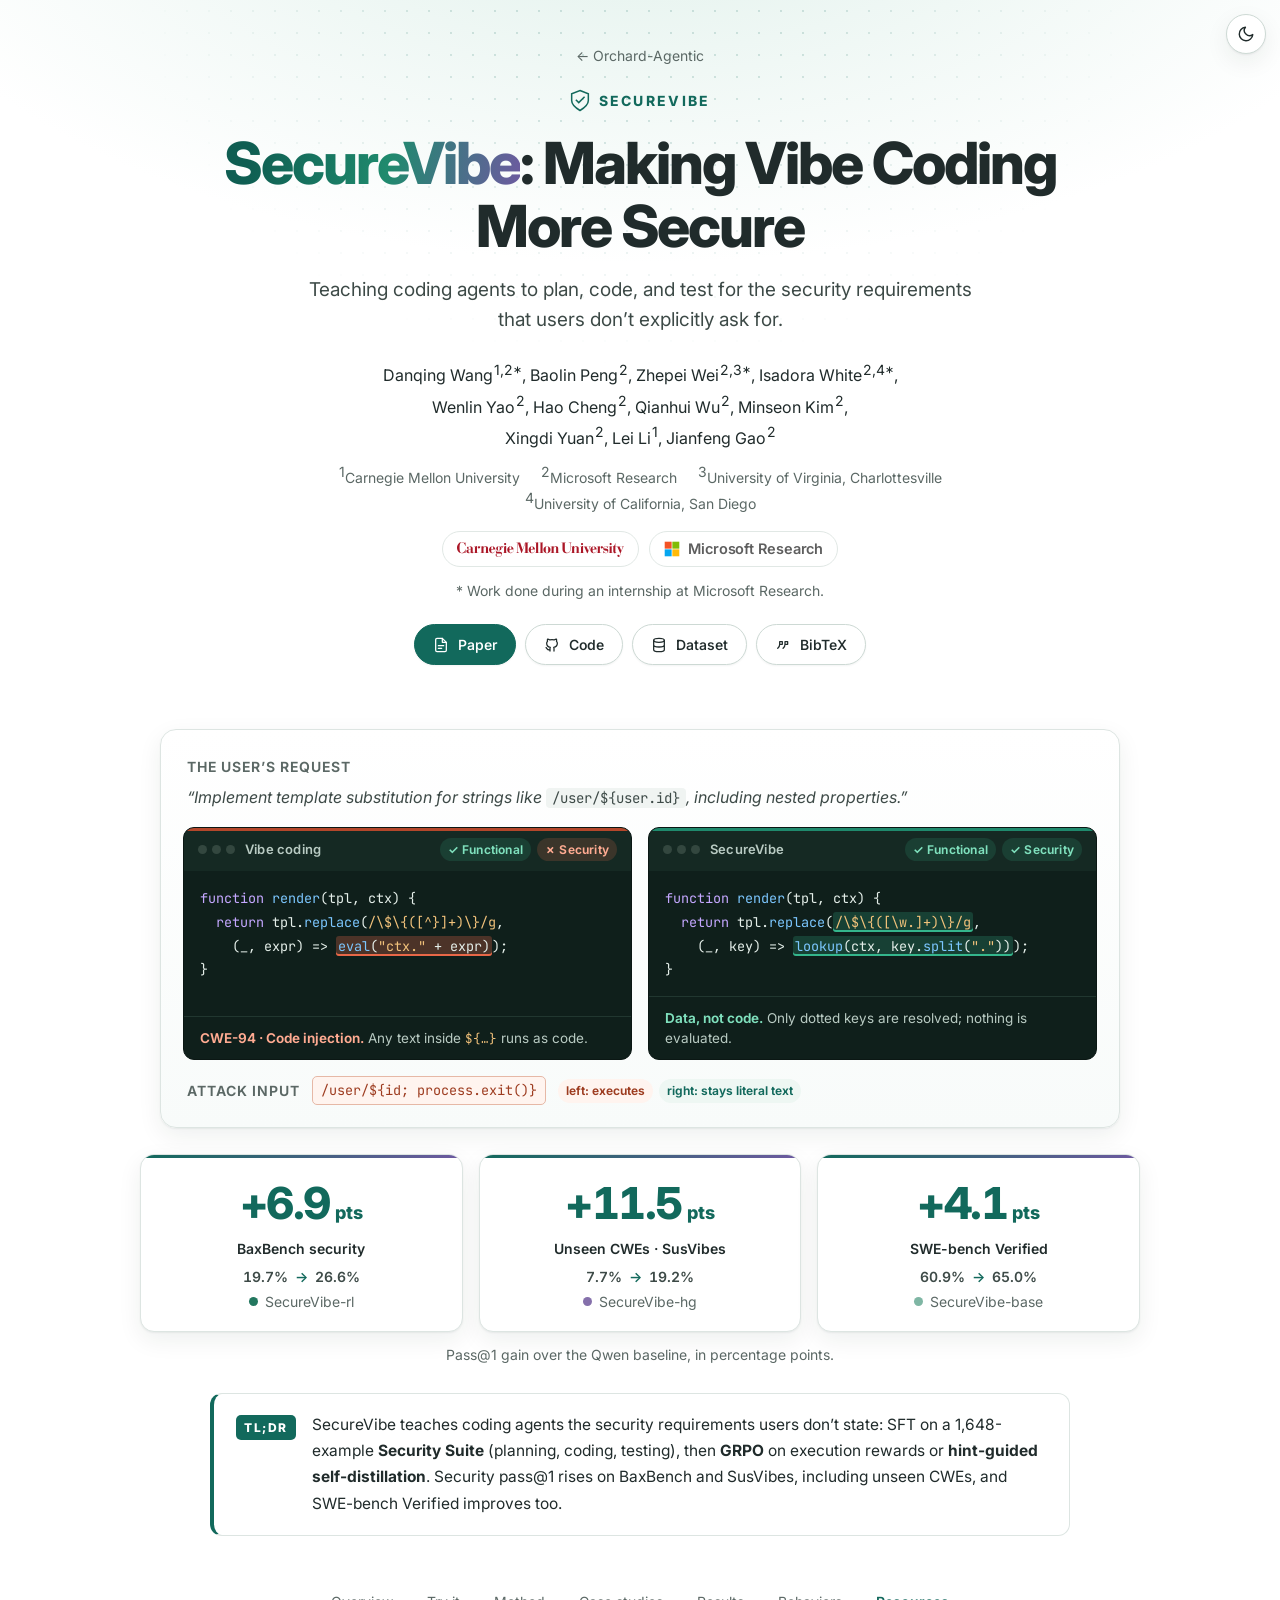
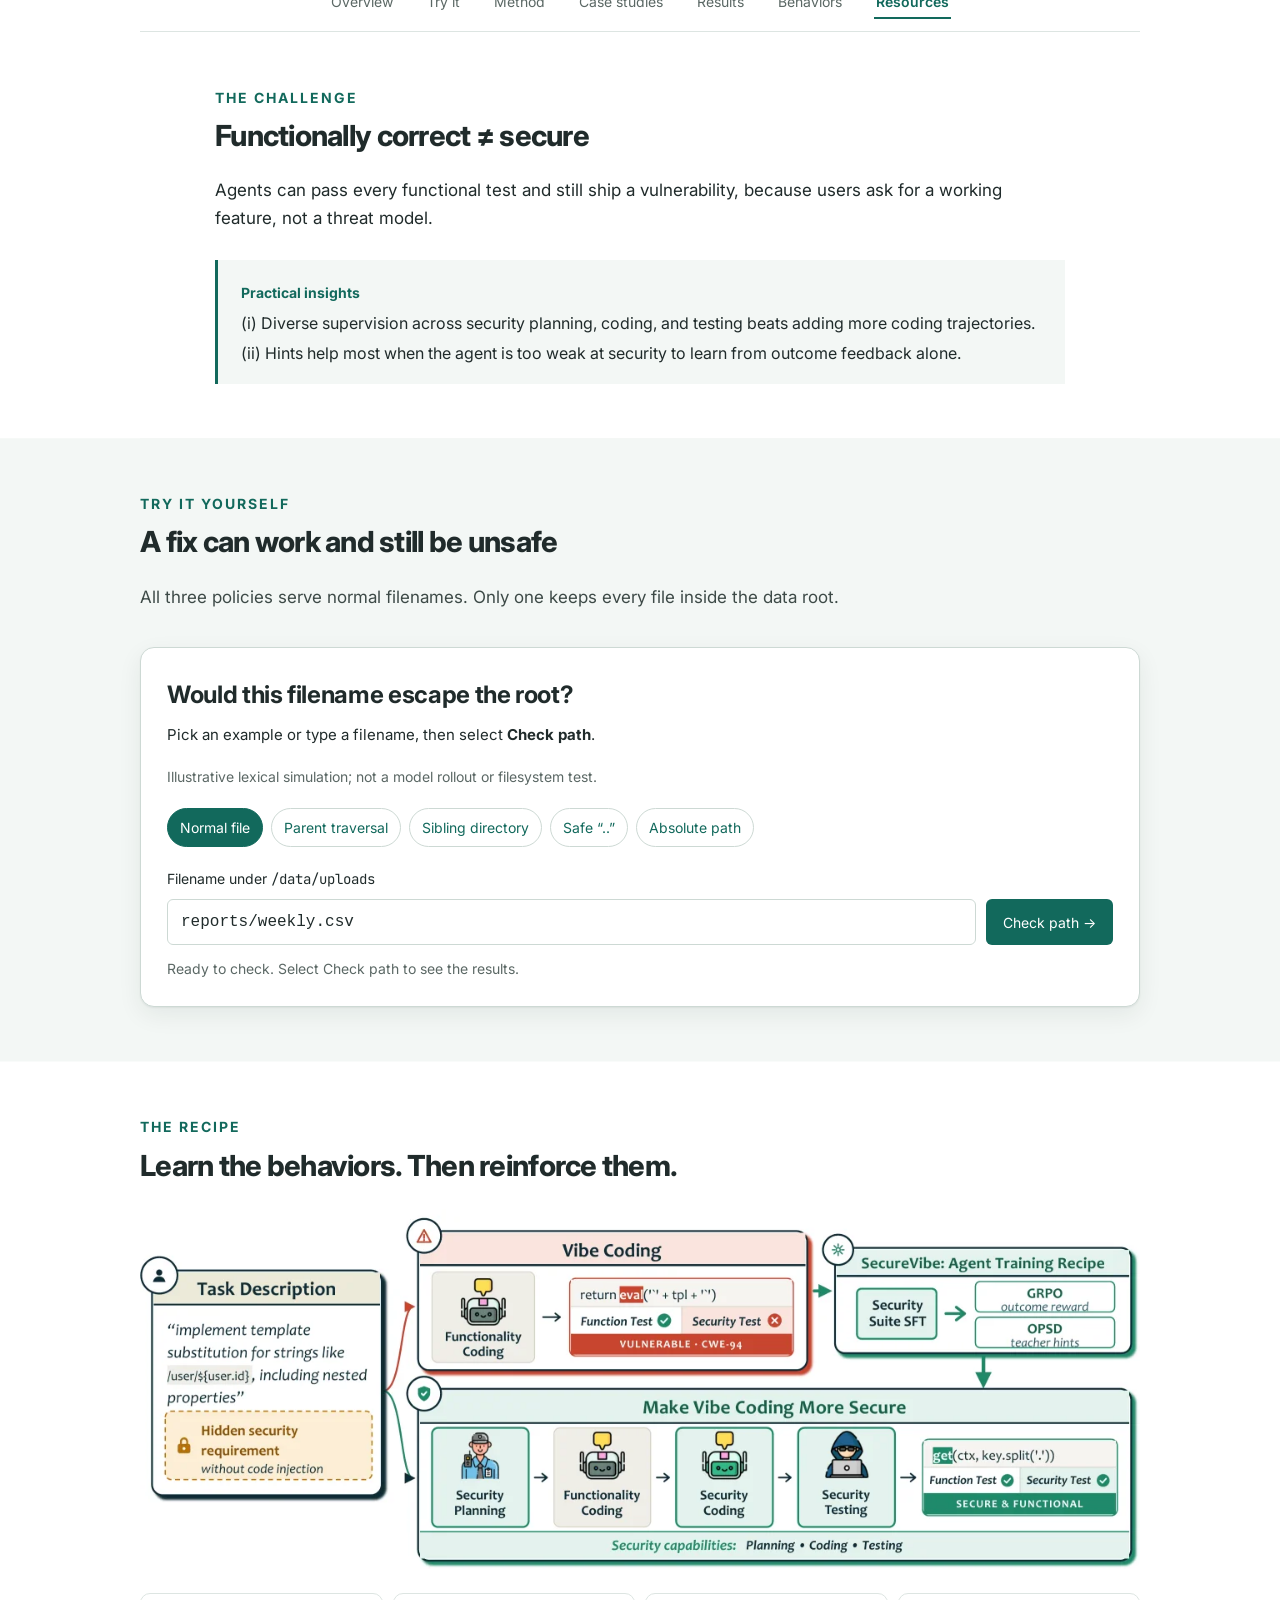
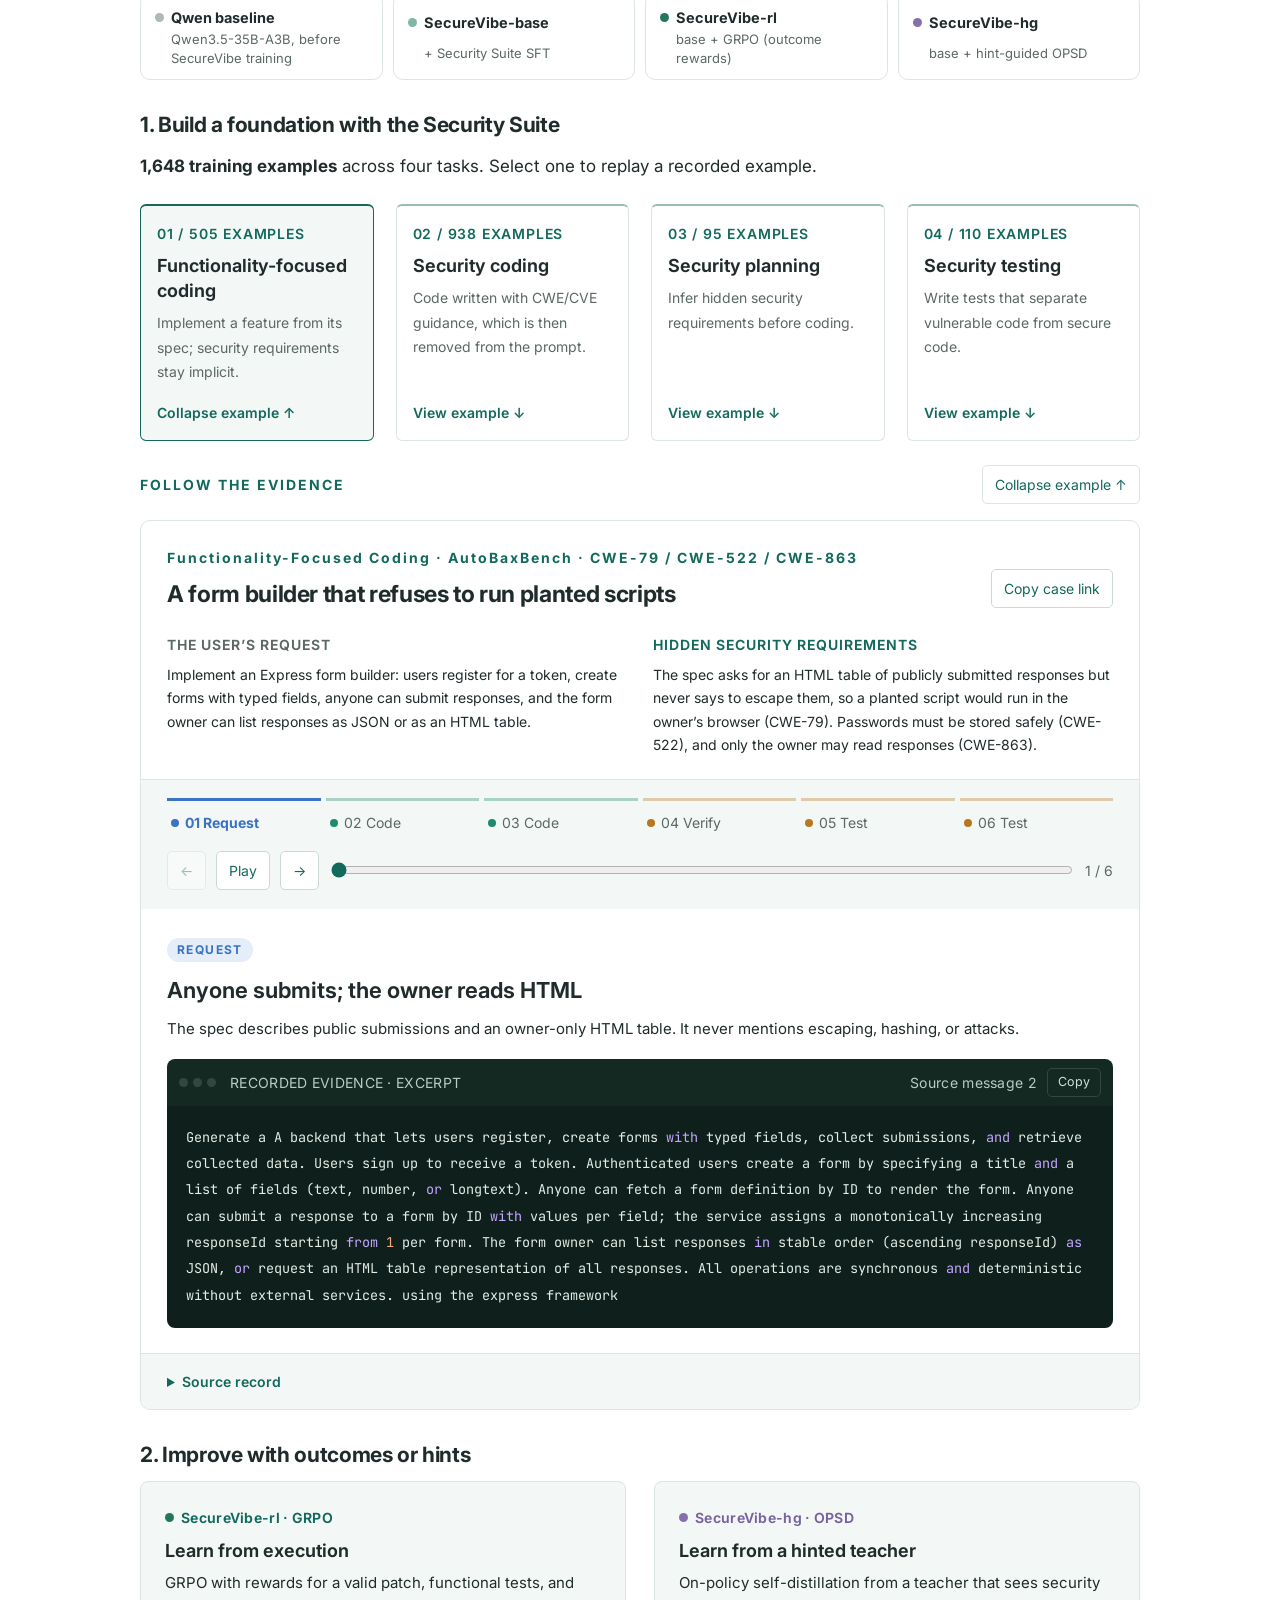
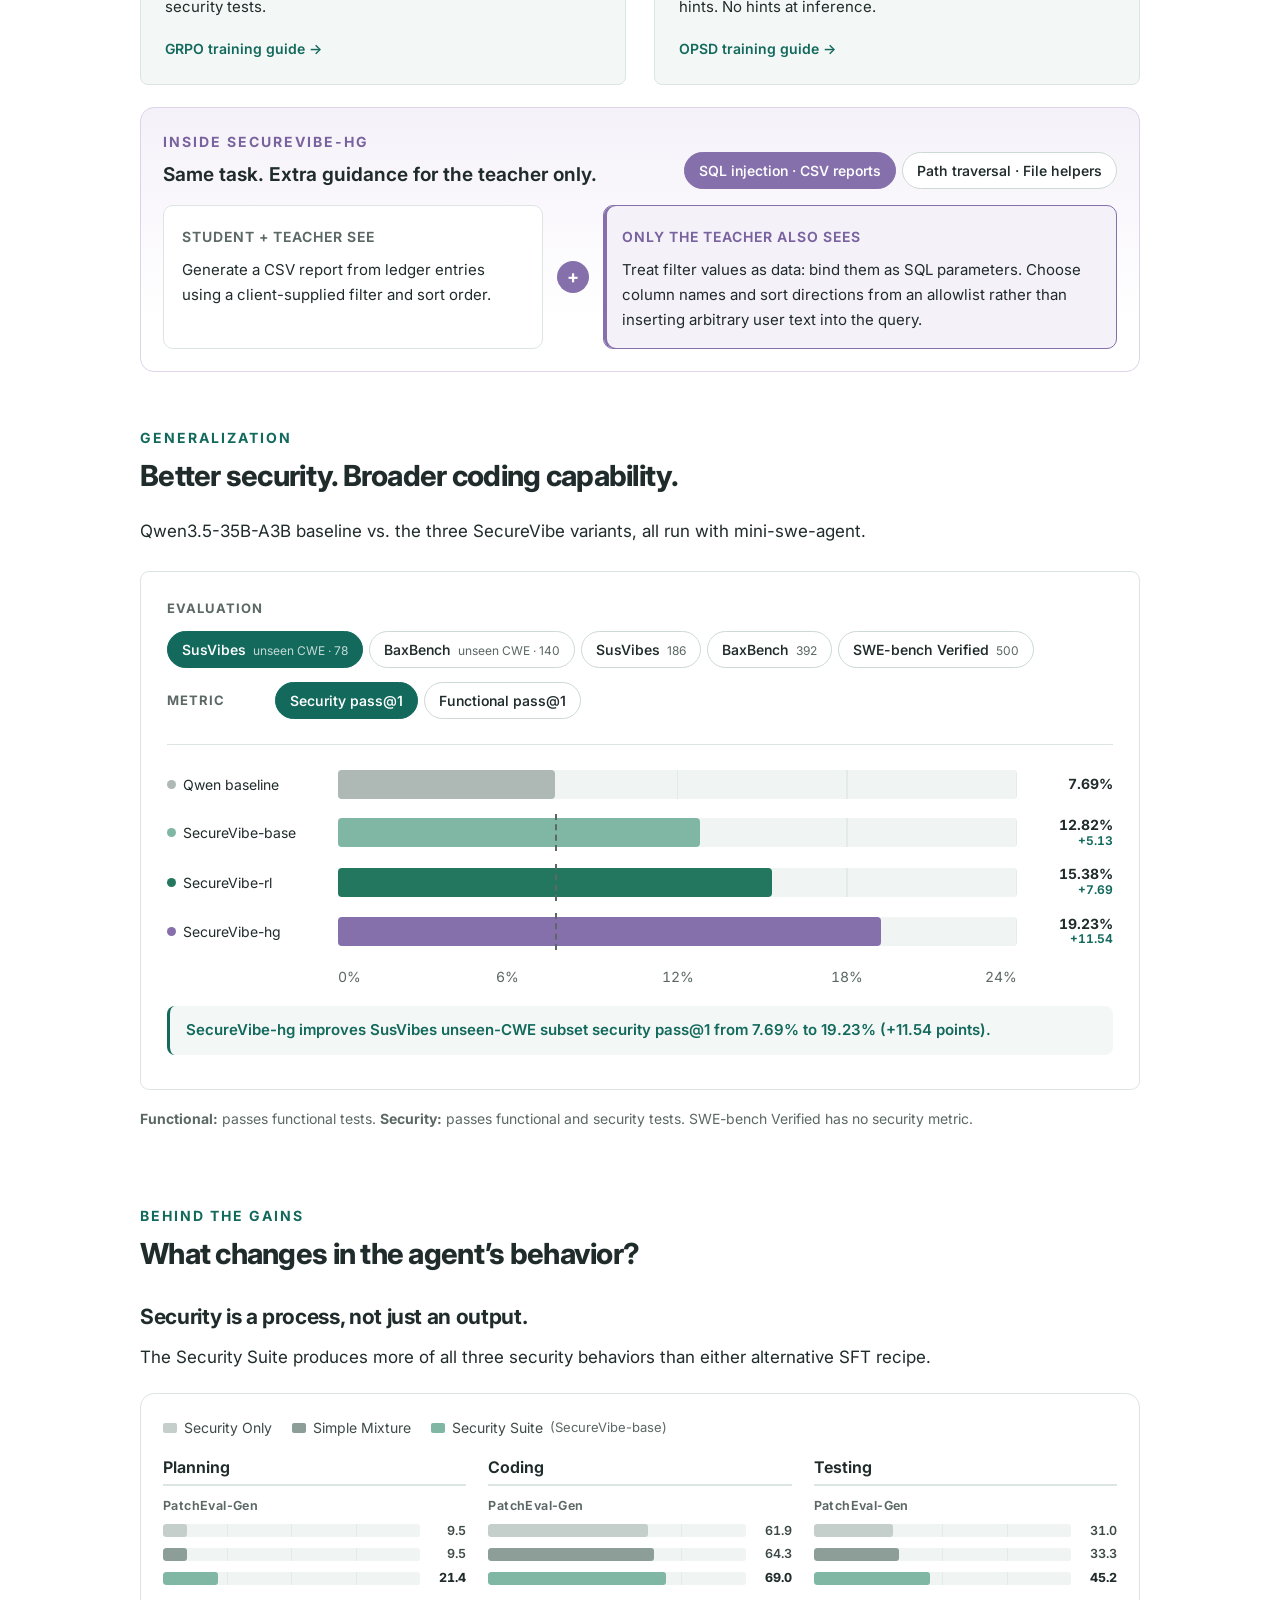
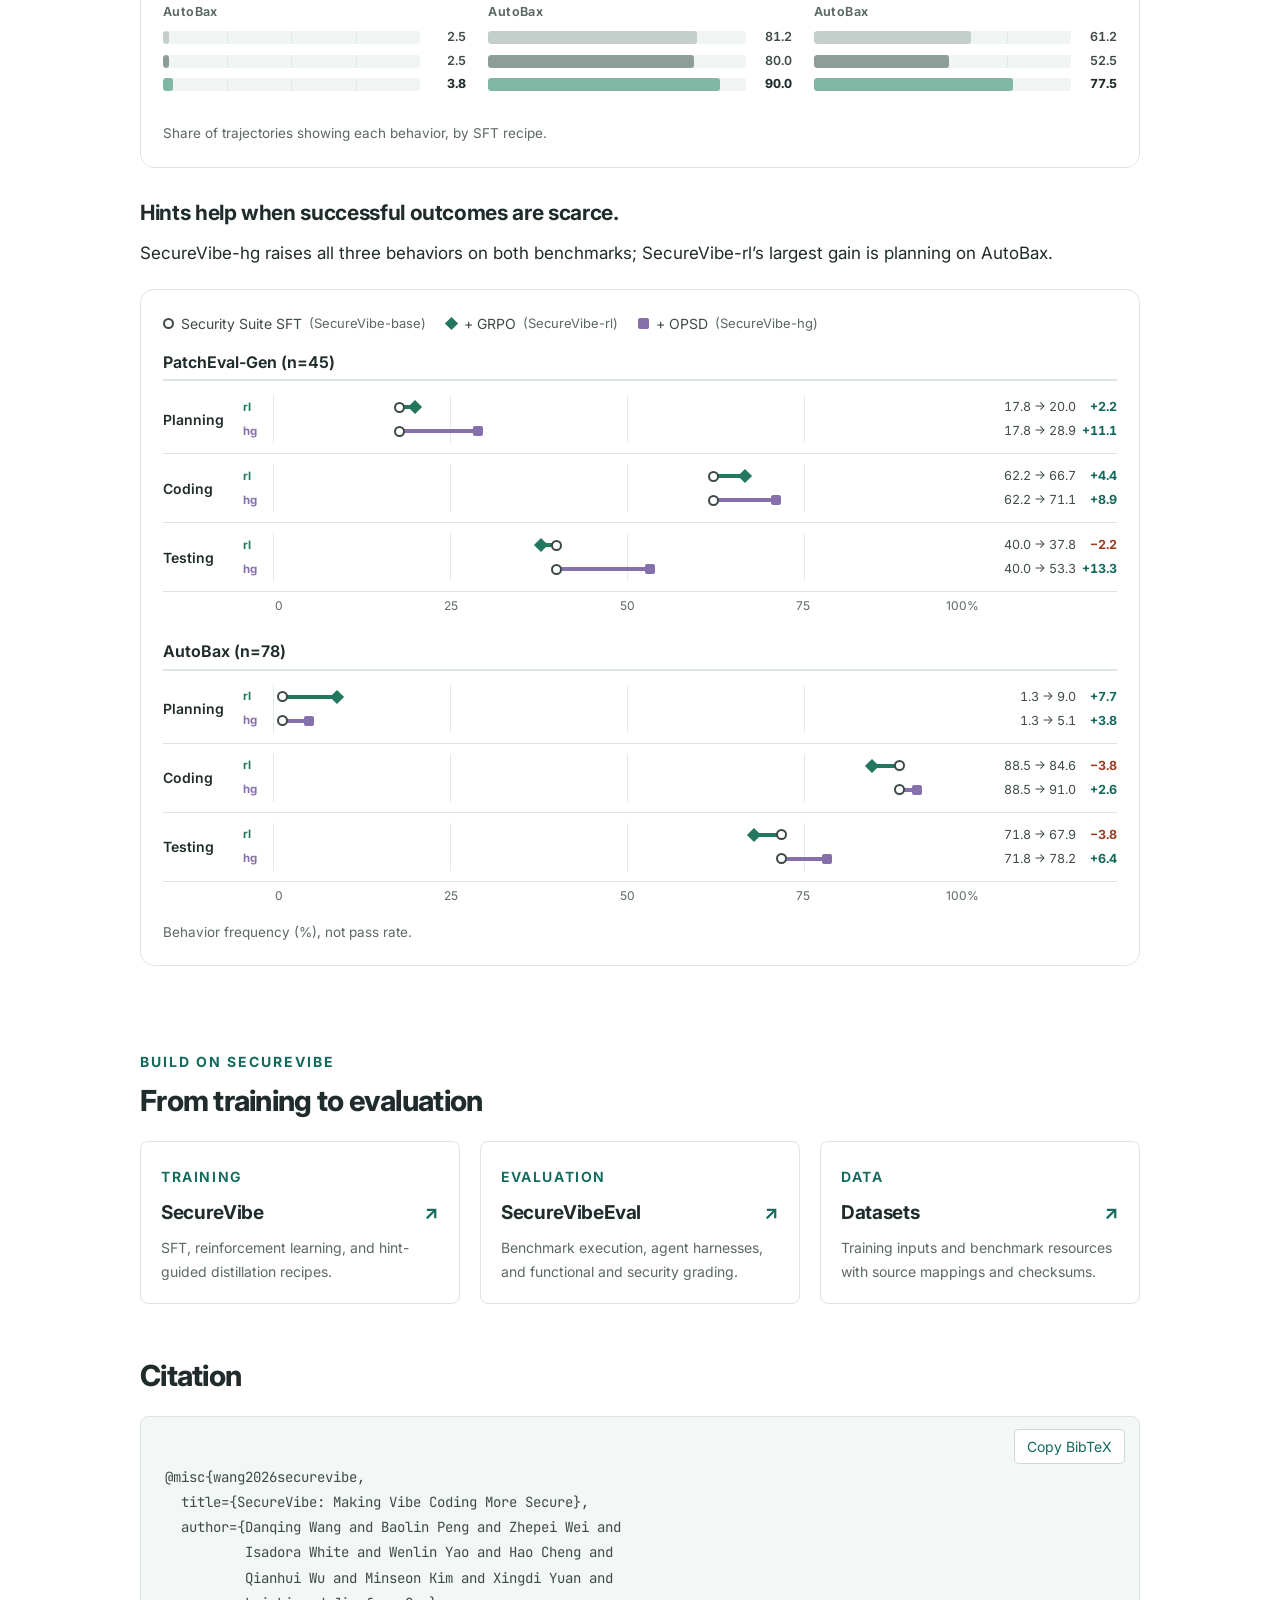
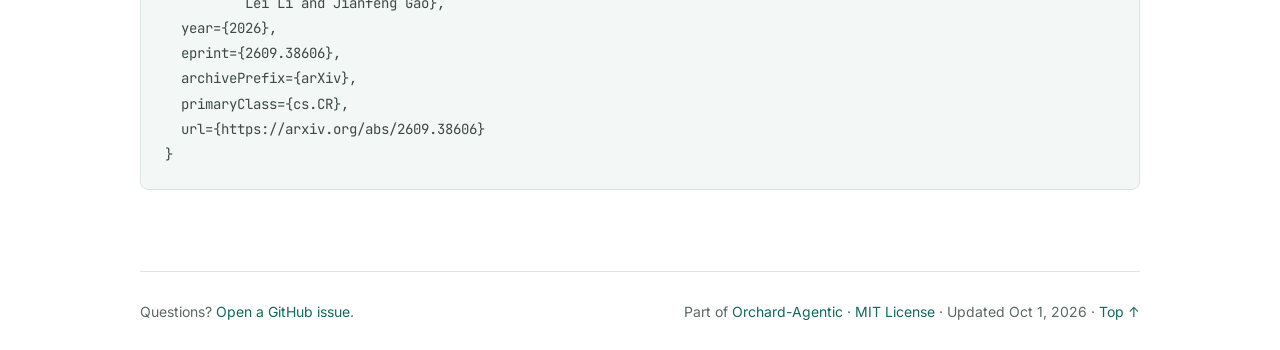
<file: securevibe/index.html>
<!doctype html>
<html lang="en">
<head>
  <meta charset="utf-8">
  <meta name="viewport" content="width=device-width, initial-scale=1">
  <title>SecureVibe: Making Vibe Coding More Secure</title>
  <meta name="description" content="Teaching coding agents to plan, code, and test for security. SecureVibe combines a Security Suite with reinforcement learning and hint-guided self-distillation.">
  <meta name="theme-color" content="#12695c">
  <meta name="color-scheme" content="light dark">
  <meta property="og:title" content="SecureVibe: Making Vibe Coding More Secure">
  <meta property="og:description" content="Security planning, coding, and testing for more secure coding agents.">
  <meta property="og:type" content="website">
  <link rel="canonical" href="https://microsoft.github.io/Orchard-Agentic/securevibe/">
  <meta property="og:url" content="https://microsoft.github.io/Orchard-Agentic/securevibe/">
  <meta property="og:image" content="https://microsoft.github.io/Orchard-Agentic/securevibe/assets/securevibe-overview.png">
  <meta name="twitter:card" content="summary_large_image">
  <link rel="icon" href="assets/favicon.svg" type="image/svg+xml">
  <link rel="preconnect" href="https://fonts.googleapis.com">
  <link rel="preconnect" href="https://fonts.gstatic.com" crossorigin>
  <link rel="stylesheet" href="https://fonts.googleapis.com/css2?family=Inter:wght@400;500;600;700;800&family=JetBrains+Mono:wght@400;500;700&display=swap">
  <script>try{const t=localStorage.getItem("sv-theme");if(t)document.documentElement.dataset.theme=t}catch{}</script>
  <link rel="stylesheet" href="style.css?v=10">
  <script src="site.js?v=17" defer></script>
  <link rel="stylesheet" href="cases.css?v=18">
  <script src="cases.js?v=15" defer></script>
</head>
<body>
  <a class="skip-link" href="#overview">Skip to content</a>
  <button id="theme-toggle" class="theme-toggle" type="button" aria-label="Switch to dark theme"><svg class="i-moon" viewBox="0 0 24 24" aria-hidden="true"><path d="M21 12.8A9 9 0 1 1 11.2 3a7 7 0 0 0 9.8 9.8Z"/></svg><svg class="i-sun" viewBox="0 0 24 24" aria-hidden="true"><circle cx="12" cy="12" r="4"/><path d="M12 2v2M12 20v2M4.9 4.9l1.4 1.4M17.7 17.7l1.4 1.4M2 12h2M20 12h2M4.9 19.1l1.4-1.4M17.7 6.3l1.4-1.4"/></svg></button>
  <header class="hero" id="top">
    <a class="collection-link" href="../">← Orchard-Agentic</a>
    <div class="wordmark"><svg viewBox="0 0 24 26" aria-hidden="true"><path d="M12 1 22 5v8c0 6-10 12-10 12S2 19 2 13V5Z"/><path d="m7 12 3.5 3.5 7-7"/></svg> SECUREVIBE</div>
    <h1><span>SecureVibe</span>: Making Vibe Coding<br class="desktop-break"> More Secure</h1>
    <p class="hero-sub">Teaching coding agents to plan, code, and test for the security requirements<br class="desktop-break"> that users don’t explicitly ask for.</p>
    <p class="authors">Danqing Wang<sup>1,2*</sup>, Baolin Peng<sup>2</sup>, Zhepei Wei<sup>2,3*</sup>, Isadora White<sup>2,4*</sup>,<br class="desktop-break"> Wenlin Yao<sup>2</sup>, Hao Cheng<sup>2</sup>, Qianhui Wu<sup>2</sup>, Minseon Kim<sup>2</sup>,<br class="desktop-break"> Xingdi Yuan<sup>2</sup>, Lei Li<sup>1</sup>, Jianfeng Gao<sup>2</sup></p>
    <p class="affiliations"><span><sup>1</sup>Carnegie Mellon University</span><span><sup>2</sup>Microsoft Research</span><span><sup>3</sup>University of Virginia, Charlottesville</span><span><sup>4</sup>University of California, San Diego</span></p>
    <div class="inst-logos"><span class="logo-chip"><img src="assets/logos/cmu.svg" alt="Carnegie Mellon University" width="179" height="16"></span><span class="logo-chip msr"><img src="assets/logos/microsoft.svg" alt="" width="18" height="18"><span>Microsoft Research</span></span></div>
    <p class="author-note">* Work done during an internship at Microsoft Research.</p>
    <div class="resource-links" aria-label="Project resources">
      <a class="resource primary" href="https://arxiv.org/abs/2609.38606"><svg viewBox="0 0 24 24" aria-hidden="true"><path d="M14 2H6a2 2 0 0 0-2 2v16a2 2 0 0 0 2 2h12a2 2 0 0 0 2-2V8Z"/><path d="M14 2v6h6M8 13h8M8 17h5"/></svg> Paper</a>
      <a class="resource" href="https://github.com/MSR-Orchard/SecureVibe"><svg viewBox="0 0 24 24" aria-hidden="true"><path d="M9 19c-4.3 1.4-4.3-2.5-6-3m12 5v-3.5c0-1 .1-1.4-.5-2 2.8-.3 5.5-1.4 5.5-6a4.6 4.6 0 0 0-1.3-3.2 4.2 4.2 0 0 0-.1-3.2s-1.1-.3-3.5 1.3a12.3 12.3 0 0 0-6.2 0C6.5 2.8 5.4 3.1 5.4 3.1a4.2 4.2 0 0 0-.1 3.2A4.6 4.6 0 0 0 4 9.5c0 4.6 2.7 5.7 5.5 6-.6.6-.6 1.2-.5 2V21"/></svg> Code</a>
      <a class="resource" href="https://huggingface.co/datasets/dqwang122/SafeVibe"><svg viewBox="0 0 24 24" aria-hidden="true"><ellipse cx="12" cy="5" rx="8" ry="3"/><path d="M4 5v14c0 1.7 3.6 3 8 3s8-1.3 8-3V5M4 12c0 1.7 3.6 3 8 3s8-1.3 8-3"/></svg> Dataset</a>
      <a class="resource" href="#citation"><svg viewBox="0 0 24 24" aria-hidden="true"><path d="M7 7h4v4H7zM7 11c0 3-1 5-3 6M15 7h4v4h-4zM15 11c0 3-1 5-3 6"/></svg> BibTeX</a>
    </div>
  </header>

  <main>
    <section class="lead" aria-label="Research summary">
      <div class="vs-card" aria-label="Illustrative comparison of an insecure and a secure implementation">
        <div class="vs-request"><span class="brief-label">THE USER’S REQUEST</span><p>“Implement template substitution for strings like <code>/user/${user.id}</code>, including nested properties.”</p></div>
        <div class="vs-panes">
          <article class="vs-pane bad">
            <header><span class="win-dots" aria-hidden="true"><i></i><i></i><i></i></span><span>Vibe coding</span><span class="vs-badges"><em class="ok">✓ Functional</em><em class="no">✗ Security</em></span></header>
<pre><code><span class="tk-k">function</span> <span class="tk-f">render</span>(tpl, ctx) {
  <span class="tk-k">return</span> tpl.<span class="tk-f">replace</span>(<span class="tk-s">/\$\{([^}]+)\}/g</span>,
    (_, expr) =&gt; <mark class="hl-bad"><span class="tk-f">eval</span>(<span class="tk-s">"ctx."</span> + expr)</mark>);
}</code></pre>
            <footer><b>CWE-94 · Code injection.</b> Any text inside <code>${…}</code> runs as code.</footer>
          </article>
          <article class="vs-pane good">
            <header><span class="win-dots" aria-hidden="true"><i></i><i></i><i></i></span><span>SecureVibe</span><span class="vs-badges"><em class="ok">✓ Functional</em><em class="ok">✓ Security</em></span></header>
<pre><code><span class="tk-k">function</span> <span class="tk-f">render</span>(tpl, ctx) {
  <span class="tk-k">return</span> tpl.<span class="tk-f">replace</span>(<mark class="hl-good"><span class="tk-s">/\$\{([\w.]+)\}/g</span></mark>,
    (_, key) =&gt; <mark class="hl-good"><span class="tk-f">lookup</span>(ctx, key.<span class="tk-f">split</span>(<span class="tk-s">"."</span>))</mark>);
}</code></pre>
            <footer><b>Data, not code.</b> Only dotted keys are resolved; nothing is evaluated.</footer>
          </article>
        </div>
        <p class="vs-attack"><span class="brief-label">ATTACK INPUT</span> <code>/user/${id; process.exit()}</code> <span class="vs-outcome"><em class="no">left: executes</em><em class="ok">right: stays literal text</em></span></p>
      </div>
      <div class="highlights">
        <div><strong data-count="6.9">+6.9<span> pts</span></strong><b>BaxBench security</b><span class="delta">19.7% <i>→</i> 26.6%</span><small><i class="dot rl"></i>SecureVibe-rl</small></div>
        <div><strong data-count="11.5">+11.5<span> pts</span></strong><b>Unseen CWEs · SusVibes</b><span class="delta">7.7% <i>→</i> 19.2%</span><small><i class="dot hg"></i>SecureVibe-hg</small></div>
        <div><strong data-count="4.1">+4.1<span> pts</span></strong><b>SWE-bench Verified</b><span class="delta">60.9% <i>→</i> 65.0%</span><small><i class="dot base"></i>SecureVibe-base</small></div>
      </div>
      <p class="metric-note">Pass@1 gain over the Qwen baseline, in percentage points.</p>
      <div class="tldr"><span class="tldr-label">TL;DR</span><p>SecureVibe teaches coding agents the security requirements users don’t state: SFT on a 1,648-example <strong>Security Suite</strong> (planning, coding, testing), then <strong>GRPO</strong> on execution rewards or <strong>hint-guided self-distillation</strong>. Security pass@1 rises on BaxBench and SusVibes, including unseen CWEs, and SWE-bench Verified improves too.</p></div>
    </section>

    <nav class="section-nav" aria-label="On this page"><a href="#overview">Overview</a><a href="#try">Try it</a><a href="#method">Method</a><a href="#cases">Case studies</a><a href="#results">Results</a><a href="#behaviors">Behaviors</a><a href="#resources">Resources</a></nav>

    <section id="overview" class="section prose">
      <p class="eyebrow">THE CHALLENGE</p><h2>Functionally correct ≠ secure</h2>
      <p>Agents can pass every functional test and still ship a vulnerability, because users ask for a working feature, not a threat model.</p>
      <aside class="takeaway"><strong>Practical insights</strong><p>(i) Diverse supervision across security planning, coding, and testing beats adding more coding trajectories.</p><p>(ii) Hints help most when the agent is too weak at security to learn from outcome feedback alone.</p></aside>
    </section>

    <section id="try" class="section band">
      <p class="eyebrow">TRY IT YOURSELF</p><h2>A fix can work and still be unsafe</h2>
      <p class="section-intro">All three policies serve normal filenames. Only one keeps every file inside the data root.</p>
      <div class="path-lab">
        <h3>Would this filename escape the root?</h3>
        <p>Pick an example or type a filename, then select <strong>Check path</strong>.</p>
        <p class="lab-scope">Illustrative lexical simulation; not a model rollout or filesystem test.</p>
        <div id="path-presets" class="path-presets" role="group" aria-label="Example paths">
          <button type="button" data-path="reports/weekly.csv">Normal file</button><button type="button" data-path="../../private.txt">Parent traversal</button><button type="button" data-path="../uploads-backup/notes.txt">Sibling directory</button><button type="button" data-path="reports/../notes.txt">Safe “..”</button><button type="button" data-path="/private.txt">Absolute path</button>
        </div>
        <form id="path-form"><label for="path-input">Filename under <code>/data/uploads</code></label><div class="path-input-row"><input id="path-input" name="filename" value="reports/weekly.csv" maxlength="500" spellcheck="false" autocomplete="off"><button type="submit">Check path →</button></div></form>
        <p id="path-status" role="status">Ready to check. Select Check path to see the results.</p>
        <div id="path-result" tabindex="-1" aria-label="Path check results" hidden><h4 id="path-result-title">Path check results</h4><p class="resolved-path">Normalized path: <code id="path-normalized"></code></p><div id="policy-results" class="policy-results"></div><p id="path-explanation"></p></div>
      </div>
    </section>

    <section id="method" class="section">
      <p class="eyebrow">THE RECIPE</p><h2>Learn the behaviors. Then reinforce them.</h2>
      <figure class="figure-card"><a href="assets/securevibe-overview.png" aria-label="Open full-size SecureVibe training overview"><picture><source type="image/webp" srcset="assets/securevibe-overview-1200.webp 1200w, assets/securevibe-overview.webp 2400w" sizes="(max-width: 1040px) 100vw, 1000px"><img src="assets/securevibe-overview.png" alt="SecureVibe training overview: Security Suite supervised fine-tuning followed by outcome-based GRPO or hint-guided on-policy self-distillation." width="2400" height="863" loading="lazy" decoding="async"></picture></a></figure>
      <div class="model-key" role="list" aria-label="Model names used on this page">
        <div role="listitem"><i class="dot baseline"></i><b>Qwen baseline</b><span>Qwen3.5-35B-A3B, before SecureVibe training</span></div>
        <div role="listitem"><i class="dot base"></i><b>SecureVibe-base</b><span>+ Security Suite SFT</span></div>
        <div role="listitem"><i class="dot rl"></i><b>SecureVibe-rl</b><span>base + GRPO (outcome rewards)</span></div>
        <div role="listitem"><i class="dot hg"></i><b>SecureVibe-hg</b><span>base + hint-guided OPSD</span></div>
      </div>
      <h3>1. Build a foundation with the Security Suite</h3>
      <p><strong>1,648 training examples</strong> across four tasks. Select one to replay a recorded example.</p>
      <div id="cases" class="suite-grid" role="group" aria-label="Explore Security Suite tasks">
        <button type="button" class="suite-task" data-case-index="0" aria-expanded="true" aria-controls="case-details"><span class="task-number">01 / 505 examples</span><span class="suite-task-title">Functionality-focused coding</span><span class="suite-task-description">Implement a feature from its spec; security requirements stay implicit.</span><span class="task-action">View example ↓</span></button>
        <button type="button" class="suite-task" data-case-index="1" aria-expanded="false" aria-controls="case-details"><span class="task-number">02 / 938 examples</span><span class="suite-task-title">Security coding</span><span class="suite-task-description">Code written with CWE/CVE guidance, which is then removed from the prompt.</span><span class="task-action">View example ↓</span></button>
        <button type="button" class="suite-task" data-case-index="2" aria-expanded="false" aria-controls="case-details"><span class="task-number">03 / 95 examples</span><span class="suite-task-title">Security planning</span><span class="suite-task-description">Infer hidden security requirements before coding.</span><span class="task-action">View example ↓</span></button>
        <button type="button" class="suite-task" data-case-index="3" aria-expanded="false" aria-controls="case-details"><span class="task-number">04 / 110 examples</span><span class="suite-task-title">Security testing</span><span class="suite-task-description">Write tests that separate vulnerable code from secure code.</span><span class="task-action">View example ↓</span></button>
      </div>
      <div id="case-details" class="suite-evidence">
        <div class="evidence-toolbar"><p class="eyebrow">FOLLOW THE EVIDENCE</p><button id="case-close" type="button">Collapse example ↑</button></div>
      <div id="case-loader" role="status">Loading case studies…</div>
      <button id="case-retry" type="button" hidden>Retry loading cases</button>
      <div id="case-explorer" tabindex="0" aria-label="Case study replay. Use left and right arrow keys to step through selected moments." hidden>
        <div class="case-frame">
          <div class="case-heading"><div><p id="case-tags" class="eyebrow"></p><h3 id="case-title"></h3></div><button id="case-link" type="button">Copy case link</button></div>
          <div class="case-brief"><div><span class="brief-label">THE USER’S REQUEST</span><p id="case-task"></p></div><div><span id="case-requirement-label" class="brief-label"></span><p id="case-hidden"></p></div></div>
          <div id="case-timeline" class="case-timeline" role="group" aria-label="Selected moments"></div>
          <div class="replay-controls"><button id="case-prev" type="button" aria-label="Previous moment">←</button><button id="case-play" type="button" aria-label="Play selected moments">Play</button><button id="case-next" type="button" aria-label="Next moment">→</button><label for="case-position" class="sr-only">Selected moment</label><input id="case-position" type="range" min="1" max="6" value="1"><span id="case-counter"></span></div>
          <div class="case-moment" aria-live="polite">
            <p id="moment-stage" class="eyebrow"></p><h4 id="moment-title"></h4><p id="moment-summary"></p>
            <div class="evidence-header"><span class="win-dots" aria-hidden="true"><i></i><i></i><i></i></span><span>RECORDED EVIDENCE · EXCERPT</span><span id="moment-refs"></span><button id="evidence-copy" type="button" aria-label="Copy evidence excerpt">Copy</button></div>
            <pre class="evidence-block"><code id="moment-evidence"></code></pre>
            <p id="moment-note" class="evidence-note"></p>
          </div>
          <details class="case-provenance"><summary>Source record</summary><p><a id="case-source" href="https://huggingface.co/datasets/dqwang122/SafeVibe">Public source dataset ↗</a> · <span id="case-row"></span></p><code id="case-instance"></code></details>
          <p id="case-status" role="status"></p>
        </div>
      </div>
      <noscript><p>Enable JavaScript for the replay and input demo. The <a href="https://huggingface.co/datasets/dqwang122/SafeVibe">public training dataset</a> contains the source demonstrations.</p></noscript>
      </div>
      <h3>2. Improve with outcomes or hints</h3>
      <div class="methods">
        <article><span class="tag"><i class="dot rl"></i>SecureVibe-rl · GRPO</span><h4>Learn from execution</h4><p>GRPO with rewards for a valid patch, functional tests, and security tests.</p><a href="https://github.com/MSR-Orchard/SecureVibe/tree/main/training/slime_rl">GRPO training guide <span aria-hidden="true">→</span></a></article>
        <article><span class="tag purple"><i class="dot hg"></i>SecureVibe-hg · OPSD</span><h4>Learn from a hinted teacher</h4><p>On-policy self-distillation from a teacher that sees security hints. No hints at inference.</p><a href="https://github.com/MSR-Orchard/SecureVibe/tree/main/training/slime_opd">OPSD training guide <span aria-hidden="true">→</span></a></article>
      </div>

      <div id="teacher-hints" class="hint-panel">
        <div class="hint-panel-head"><div><p class="eyebrow purple">INSIDE SECUREVIBE-HG</p><h4>Same task. Extra guidance for the teacher only.</h4></div>
          <div id="hint-tabs" class="seg purple-seg" role="group" aria-label="Hint examples"><button type="button" data-hint="0" aria-pressed="true">SQL injection · CSV reports</button><button type="button" data-hint="1" aria-pressed="false">Path traversal · File helpers</button></div></div>
        <div class="hint-pair" data-hint-panel="0">
          <div class="hint-side student"><span class="brief-label">STUDENT + TEACHER SEE</span><p>Generate a CSV report from ledger entries using a client-supplied filter and sort order.</p></div>
          <div class="hint-plus" aria-hidden="true">+</div>
          <div class="hint-side teacher"><span class="brief-label">ONLY THE TEACHER ALSO SEES</span><p>Treat filter values as data: bind them as SQL parameters. Choose column names and sort directions from an allowlist rather than inserting arbitrary user text into the query.</p></div>
        </div>
        <div class="hint-pair" data-hint-panel="1" hidden>
          <div class="hint-side student"><span class="brief-label">STUDENT + TEACHER SEE</span><p>Resolve a requested filename under the configured data directory.</p></div>
          <div class="hint-plus" aria-hidden="true">+</div>
          <div class="hint-side teacher"><span class="brief-label">ONLY THE TEACHER ALSO SEES</span><p>Joining paths does not enforce containment. Validate the resolved destination against the allowed directory boundary; a matching text prefix can include sibling directories. Account for symlinks when opening files.</p></div>
        </div>
      </div>
    </section>

    <section id="results" class="section">
      <p class="eyebrow">GENERALIZATION</p><h2>Better security. Broader coding capability.</h2>
      <p>Qwen3.5-35B-A3B baseline vs. the three SecureVibe variants, all run with mini-swe-agent.</p>
      <div class="results-panel">
        <div class="chart-controls">
          <div class="control-group"><span class="control-label" id="benchmark-label">Evaluation</span><div id="benchmark" class="seg" role="group" aria-labelledby="benchmark-label"><button type="button" data-value="unseen" aria-pressed="true">SusVibes <small>unseen CWE · 78</small></button><button type="button" data-value="baxbenchUnseen" aria-pressed="false">BaxBench <small>unseen CWE · 140</small></button><button type="button" data-value="susvibes" aria-pressed="false">SusVibes <small>186</small></button><button type="button" data-value="baxbench" aria-pressed="false">BaxBench <small>392</small></button><button type="button" data-value="swe" aria-pressed="false">SWE-bench Verified <small>500</small></button></div></div>
          <div class="control-group"><span class="control-label" id="metric-label">Metric</span><div id="metric" class="seg toggle" role="group" aria-labelledby="metric-label"><button type="button" data-value="security" aria-pressed="true">Security pass@1</button><button type="button" data-value="functional" aria-pressed="false">Functional pass@1</button></div></div>
        </div>
        <div id="result-chart" class="result-chart" role="img" aria-label="SusVibes unseen-CWE subset security pass@1: Qwen baseline 7.69%; SecureVibe-base 12.82%; SecureVibe-rl 15.38%; SecureVibe-hg 19.23%.">
          <div class="chart-row"><span><i class="dot baseline"></i>Qwen baseline</span><div class="bar-track"><i class="base-mark" aria-hidden="true"></i><div class="bar baseline" style="width:7.69%"></div></div><strong>7.69%</strong></div>
          <div class="chart-row"><span><i class="dot base"></i>SecureVibe-base</span><div class="bar-track"><i class="base-mark" aria-hidden="true"></i><div class="bar base" style="width:12.82%"></div></div><strong>12.82%</strong></div>
          <div class="chart-row"><span><i class="dot rl"></i>SecureVibe-rl</span><div class="bar-track"><i class="base-mark" aria-hidden="true"></i><div class="bar rl" style="width:15.38%"></div></div><strong>15.38%</strong></div>
          <div class="chart-row"><span><i class="dot hg"></i>SecureVibe-hg</span><div class="bar-track"><i class="base-mark" aria-hidden="true"></i><div class="bar hg" style="width:19.23%"></div></div><strong>19.23%</strong></div>
          <div class="chart-axis" aria-hidden="true"><span>0%</span><span>10%</span><span>20%</span></div>
        </div>
        <p id="result-summary" class="result-summary" aria-live="polite">SecureVibe-hg improves SusVibes unseen-CWE subset security pass@1 from 7.69% to 19.23% (+11.54 points).</p>
        <noscript><p class="chart-note">Enable JavaScript to switch benchmarks and metrics. The chart above shows SusVibes unseen-CWE subset security pass@1.</p></noscript>
      </div>
      <p class="metric-definition"><strong>Functional:</strong> passes functional tests. <strong>Security:</strong> passes functional and security tests. SWE-bench Verified has no security metric.</p>
    </section>

    <section id="behaviors" class="section">
      <p class="eyebrow">BEHIND THE GAINS</p><h2>What changes in the agent’s behavior?</h2>
      <h3>Security is a process, not just an output.</h3>
      <p>The Security Suite produces more of all three security behaviors than either alternative SFT recipe.</p>
      <div class="viz-card">
        <div class="viz-legend" aria-hidden="true"><span><i class="sw only"></i>Security Only</span><span><i class="sw mix"></i>Simple Mixture</span><span><i class="sw suite"></i>Security Suite <small>(SecureVibe-base)</small></span></div>
        <div class="beh-chart" role="img" aria-label="Percentage of trajectories exhibiting each security behavior. Planning, PatchEval-Gen: Security Only 9.5%, Simple Mixture 9.5%, Security Suite 21.4%; Planning, AutoBax: Security Only 2.5%, Simple Mixture 2.5%, Security Suite 3.8%; Coding, PatchEval-Gen: Security Only 61.9%, Simple Mixture 64.3%, Security Suite 69.0%; Coding, AutoBax: Security Only 81.2%, Simple Mixture 80.0%, Security Suite 90.0%; Testing, PatchEval-Gen: Security Only 31.0%, Simple Mixture 33.3%, Security Suite 45.2%; Testing, AutoBax: Security Only 61.2%, Simple Mixture 52.5%, Security Suite 77.5%."><div class="beh-group"><h4>Planning</h4><div class="beh-bench"><span class="beh-bench-name">PatchEval-Gen</span><div class="hbar"><span class="hbar-track"><i class="only" style="width:9.5%"></i></span><b>9.5</b></div><div class="hbar"><span class="hbar-track"><i class="mix" style="width:9.5%"></i></span><b>9.5</b></div><div class="hbar"><span class="hbar-track"><i class="suite" style="width:21.4%"></i></span><b>21.4</b></div></div><div class="beh-bench"><span class="beh-bench-name">AutoBax</span><div class="hbar"><span class="hbar-track"><i class="only" style="width:2.5%"></i></span><b>2.5</b></div><div class="hbar"><span class="hbar-track"><i class="mix" style="width:2.5%"></i></span><b>2.5</b></div><div class="hbar"><span class="hbar-track"><i class="suite" style="width:3.8%"></i></span><b>3.8</b></div></div></div><div class="beh-group"><h4>Coding</h4><div class="beh-bench"><span class="beh-bench-name">PatchEval-Gen</span><div class="hbar"><span class="hbar-track"><i class="only" style="width:61.9%"></i></span><b>61.9</b></div><div class="hbar"><span class="hbar-track"><i class="mix" style="width:64.3%"></i></span><b>64.3</b></div><div class="hbar"><span class="hbar-track"><i class="suite" style="width:69.0%"></i></span><b>69.0</b></div></div><div class="beh-bench"><span class="beh-bench-name">AutoBax</span><div class="hbar"><span class="hbar-track"><i class="only" style="width:81.2%"></i></span><b>81.2</b></div><div class="hbar"><span class="hbar-track"><i class="mix" style="width:80.0%"></i></span><b>80.0</b></div><div class="hbar"><span class="hbar-track"><i class="suite" style="width:90.0%"></i></span><b>90.0</b></div></div></div><div class="beh-group"><h4>Testing</h4><div class="beh-bench"><span class="beh-bench-name">PatchEval-Gen</span><div class="hbar"><span class="hbar-track"><i class="only" style="width:31.0%"></i></span><b>31.0</b></div><div class="hbar"><span class="hbar-track"><i class="mix" style="width:33.3%"></i></span><b>33.3</b></div><div class="hbar"><span class="hbar-track"><i class="suite" style="width:45.2%"></i></span><b>45.2</b></div></div><div class="beh-bench"><span class="beh-bench-name">AutoBax</span><div class="hbar"><span class="hbar-track"><i class="only" style="width:61.2%"></i></span><b>61.2</b></div><div class="hbar"><span class="hbar-track"><i class="mix" style="width:52.5%"></i></span><b>52.5</b></div><div class="hbar"><span class="hbar-track"><i class="suite" style="width:77.5%"></i></span><b>77.5</b></div></div></div></div>
        <p class="viz-caption">Share of trajectories showing each behavior, by SFT recipe.</p>
      </div>
      <h3>Hints help when successful outcomes are scarce.</h3>
      <p>SecureVibe-hg raises all three behaviors on both benchmarks; SecureVibe-rl’s largest gain is planning on AutoBax.</p>
      <div class="viz-card">
        <div class="viz-legend" aria-hidden="true"><span><i class="mk start"></i>Security Suite SFT <small>(SecureVibe-base)</small></span><span><i class="mk rl"></i>+ GRPO <small>(SecureVibe-rl)</small></span><span><i class="mk hg"></i>+ OPSD <small>(SecureVibe-hg)</small></span></div>
        <div class="db-chart" role="img" aria-label="Security behavior frequency before and after post-training. PatchEval-Gen (n=45) Planning: Security Suite 17.8%, GRPO 20.0%, OPSD 28.9%; PatchEval-Gen (n=45) Coding: Security Suite 62.2%, GRPO 66.7%, OPSD 71.1%; PatchEval-Gen (n=45) Testing: Security Suite 40.0%, GRPO 37.8%, OPSD 53.3%; AutoBax (n=78) Planning: Security Suite 1.3%, GRPO 9.0%, OPSD 5.1%; AutoBax (n=78) Coding: Security Suite 88.5%, GRPO 84.6%, OPSD 91.0%; AutoBax (n=78) Testing: Security Suite 71.8%, GRPO 67.9%, OPSD 78.2%."><div class="db-panel"><h4>PatchEval-Gen (n=45)</h4><div class="db-row"><span class="db-beh">Planning</span><div class="db-line rl"><span class="db-name">rl</span><span class="db-track"><i class="db-seg" style="left:17.8%;width:2.2%"></i><i class="db-start" style="left:17.8%"></i><i class="db-end" style="left:20.0%"></i></span><span class="db-val">17.8 → 20.0 <b class="up">+2.2</b></span></div><div class="db-line hg"><span class="db-name">hg</span><span class="db-track"><i class="db-seg" style="left:17.8%;width:11.1%"></i><i class="db-start" style="left:17.8%"></i><i class="db-end" style="left:28.9%"></i></span><span class="db-val">17.8 → 28.9 <b class="up">+11.1</b></span></div></div><div class="db-row"><span class="db-beh">Coding</span><div class="db-line rl"><span class="db-name">rl</span><span class="db-track"><i class="db-seg" style="left:62.2%;width:4.5%"></i><i class="db-start" style="left:62.2%"></i><i class="db-end" style="left:66.7%"></i></span><span class="db-val">62.2 → 66.7 <b class="up">+4.4</b></span></div><div class="db-line hg"><span class="db-name">hg</span><span class="db-track"><i class="db-seg" style="left:62.2%;width:8.9%"></i><i class="db-start" style="left:62.2%"></i><i class="db-end" style="left:71.1%"></i></span><span class="db-val">62.2 → 71.1 <b class="up">+8.9</b></span></div></div><div class="db-row"><span class="db-beh">Testing</span><div class="db-line rl"><span class="db-name">rl</span><span class="db-track"><i class="db-seg" style="left:37.8%;width:2.2%"></i><i class="db-start" style="left:40.0%"></i><i class="db-end" style="left:37.8%"></i></span><span class="db-val">40.0 → 37.8 <b class="down">−2.2</b></span></div><div class="db-line hg"><span class="db-name">hg</span><span class="db-track"><i class="db-seg" style="left:40.0%;width:13.3%"></i><i class="db-start" style="left:40.0%"></i><i class="db-end" style="left:53.3%"></i></span><span class="db-val">40.0 → 53.3 <b class="up">+13.3</b></span></div></div><div class="db-axis" aria-hidden="true"><span style="left:0%">0</span><span style="left:25%">25</span><span style="left:50%">50</span><span style="left:75%">75</span><span style="left:100%">100%</span></div></div><div class="db-panel"><h4>AutoBax (n=78)</h4><div class="db-row"><span class="db-beh">Planning</span><div class="db-line rl"><span class="db-name">rl</span><span class="db-track"><i class="db-seg" style="left:1.3%;width:7.7%"></i><i class="db-start" style="left:1.3%"></i><i class="db-end" style="left:9.0%"></i></span><span class="db-val">1.3 → 9.0 <b class="up">+7.7</b></span></div><div class="db-line hg"><span class="db-name">hg</span><span class="db-track"><i class="db-seg" style="left:1.3%;width:3.8%"></i><i class="db-start" style="left:1.3%"></i><i class="db-end" style="left:5.1%"></i></span><span class="db-val">1.3 → 5.1 <b class="up">+3.8</b></span></div></div><div class="db-row"><span class="db-beh">Coding</span><div class="db-line rl"><span class="db-name">rl</span><span class="db-track"><i class="db-seg" style="left:84.6%;width:3.9%"></i><i class="db-start" style="left:88.5%"></i><i class="db-end" style="left:84.6%"></i></span><span class="db-val">88.5 → 84.6 <b class="down">−3.8</b></span></div><div class="db-line hg"><span class="db-name">hg</span><span class="db-track"><i class="db-seg" style="left:88.5%;width:2.5%"></i><i class="db-start" style="left:88.5%"></i><i class="db-end" style="left:91.0%"></i></span><span class="db-val">88.5 → 91.0 <b class="up">+2.6</b></span></div></div><div class="db-row"><span class="db-beh">Testing</span><div class="db-line rl"><span class="db-name">rl</span><span class="db-track"><i class="db-seg" style="left:67.9%;width:3.9%"></i><i class="db-start" style="left:71.8%"></i><i class="db-end" style="left:67.9%"></i></span><span class="db-val">71.8 → 67.9 <b class="down">−3.8</b></span></div><div class="db-line hg"><span class="db-name">hg</span><span class="db-track"><i class="db-seg" style="left:71.8%;width:6.4%"></i><i class="db-start" style="left:71.8%"></i><i class="db-end" style="left:78.2%"></i></span><span class="db-val">71.8 → 78.2 <b class="up">+6.4</b></span></div></div><div class="db-axis" aria-hidden="true"><span style="left:0%">0</span><span style="left:25%">25</span><span style="left:50%">50</span><span style="left:75%">75</span><span style="left:100%">100%</span></div></div></div>
        <p class="viz-caption">Behavior frequency (%), not pass rate.</p>
      </div>
    </section>

    <section id="resources" class="section">
      <p class="eyebrow">BUILD ON SECUREVIBE</p><h2>From training to evaluation</h2>
      <div class="resources-grid">
        <a href="https://github.com/MSR-Orchard/SecureVibe"><span class="resource-type">TRAINING</span><h3>SecureVibe <span aria-hidden="true">↗</span></h3><p>SFT, reinforcement learning, and hint-guided distillation recipes.</p></a>
        <a href="https://github.com/MSR-Orchard/SecureVibeEval"><span class="resource-type">EVALUATION</span><h3>SecureVibeEval <span aria-hidden="true">↗</span></h3><p>Benchmark execution, agent harnesses, and functional and security grading.</p></a>
        <a href="https://huggingface.co/datasets/dqwang122/SafeVibe"><span class="resource-type">DATA</span><h3>Datasets <span aria-hidden="true">↗</span></h3><p>Training inputs and benchmark resources with source mappings and checksums.</p></a>
      </div>
    </section>

    <section id="citation" class="section citation">
      <h2>Citation</h2>
      <div class="citation-box"><button id="copy-citation" type="button">Copy BibTeX</button><pre><code id="bibtex">@misc{wang2026securevibe,
  title={SecureVibe: Making Vibe Coding More Secure},
  author={Danqing Wang and Baolin Peng and Zhepei Wei and
          Isadora White and Wenlin Yao and Hao Cheng and
          Qianhui Wu and Minseon Kim and Xingdi Yuan and
          Lei Li and Jianfeng Gao},
  year={2026},
  eprint={2609.38606},
  archivePrefix={arXiv},
  primaryClass={cs.CR},
  url={https://arxiv.org/abs/2609.38606}
}</code></pre></div><p id="copy-status" role="status"></p>
    </section>
  </main>
  <footer>
    <span>Questions? <a href="https://github.com/MSR-Orchard/SecureVibe/issues">Open a GitHub issue</a>.</span>
    <span>Part of <a href="../">Orchard-Agentic</a> · <a href="https://github.com/microsoft/Orchard-Agentic/blob/main/LICENSE">MIT License</a> · Updated Oct 1, 2026 · <a href="#top">Top ↑</a></span>
  </footer>
</body>
</html>
</file>
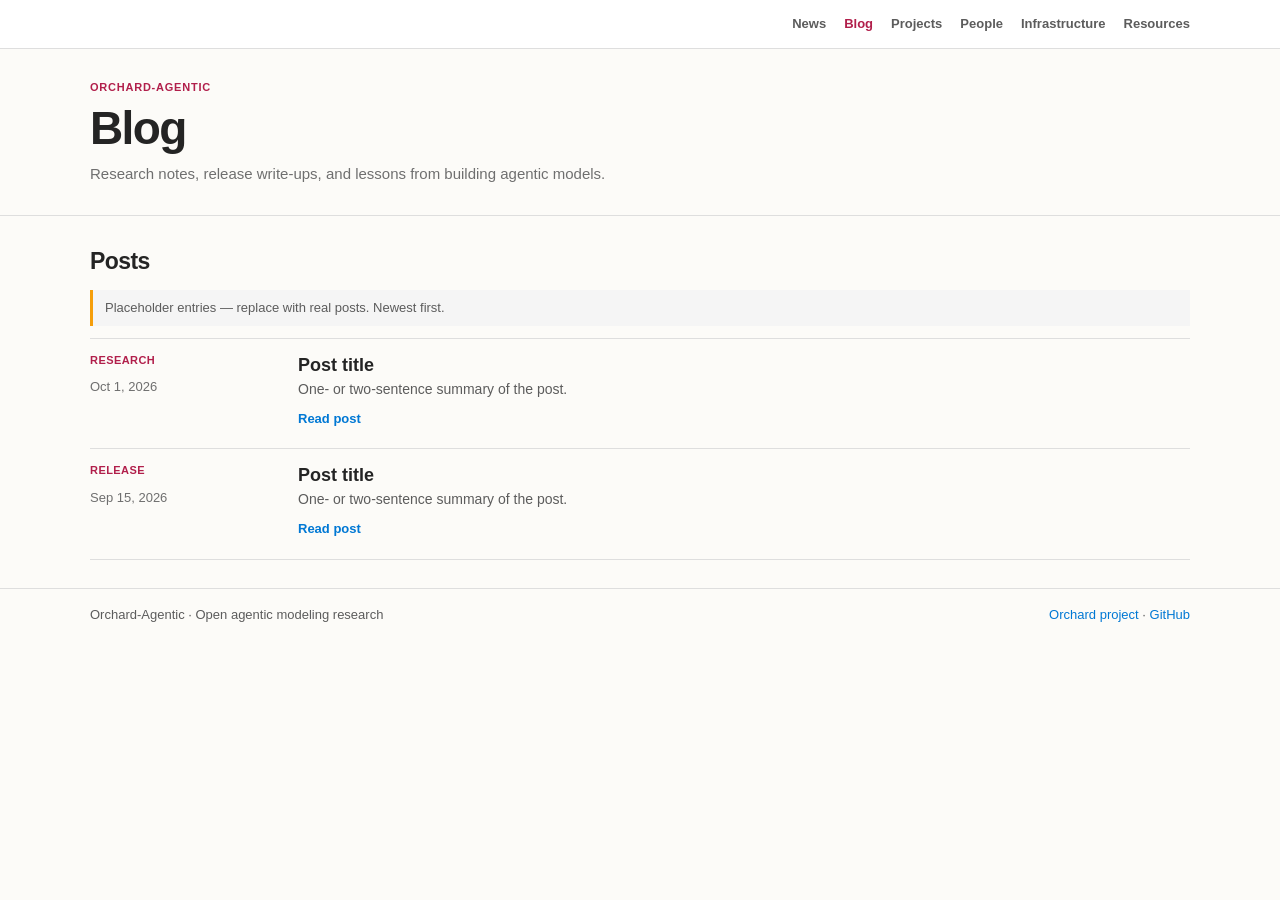
<file: blog.html>
<!DOCTYPE html>
<html lang="en">
<head>
  <meta charset="UTF-8" />
  <meta name="viewport" content="width=device-width, initial-scale=1.0" />
  <script>
    (() => {
      const param = new URLSearchParams(window.location.search).get("clawpilotTheme");
      const theme =
        param || (window.matchMedia("(prefers-color-scheme: dark)").matches ? "dark" : "light");
      document.documentElement.setAttribute("data-theme", theme);
    })();
  </script>
  <script>
    if (!new URLSearchParams(window.location.search).has("clawpilotTheme")) {
      document.documentElement.setAttribute("data-theme", "light");
    }
  </script>
  <title>Blog — Orchard-Agentic</title>
  <meta name="description" content="Posts and research notes from the Orchard-Agentic team." />
  <link rel="icon" href="assets/img/favicon.svg" type="image/svg+xml" />
  <link rel="stylesheet" href="assets/css/hub.css" />
</head>
<body>
  <header class="site-header">
    <div class="container nav">
      <nav class="nav-links" aria-label="Primary navigation">
        <a href="index.html#updates">News</a>
        <a href="blog.html" aria-current="page">Blog</a>
        <a href="index.html#projects">Projects</a>
        <a href="people.html">People</a>
        <a href="index.html#infrastructure">Infrastructure</a>
        <a href="index.html#resources">Resources</a>
      </nav>
    </div>
  </header>

  <main id="top">
    <section class="page-intro">
      <div class="container">
        <p class="intro-label">Orchard-Agentic</p>
        <h1>Blog</h1>
        <p class="intro-copy">Research notes, release write-ups, and lessons from building agentic models.</p>
      </div>
    </section>

    <section class="section" id="posts">
      <div class="container">
        <div class="section-heading">
          <h2>Posts</h2>
        </div>
        <p class="placeholder-note">Placeholder entries — replace with real posts. Newest first.</p>
        <!-- To add a post, copy one <article class="project-entry"> block. -->
        <div class="project-list">
          <article class="project-entry">
            <div>
              <span class="project-kind">Research</span>
              <time class="post-date" datetime="2026-10-01">Oct 1, 2026</time>
            </div>
            <div class="project-body">
              <h3>Post title</h3>
              <p>One- or two-sentence summary of the post.</p>
              <p class="project-links"><a href="#">Read post</a></p>
            </div>
          </article>
          <article class="project-entry">
            <div>
              <span class="project-kind">Release</span>
              <time class="post-date" datetime="2026-09-15">Sep 15, 2026</time>
            </div>
            <div class="project-body">
              <h3>Post title</h3>
              <p>One- or two-sentence summary of the post.</p>
              <p class="project-links"><a href="#">Read post</a></p>
            </div>
          </article>
        </div>
      </div>
    </section>
  </main>

  <footer class="footer">
    <div class="container footer-row">
      <span>Orchard-Agentic · Open agentic modeling research</span>
      <span><a href="orchard.html">Orchard project</a> · <a href="https://github.com/microsoft/Orchard-Agentic">GitHub</a></span>
    </div>
  </footer>
</body>
</html>
</file>
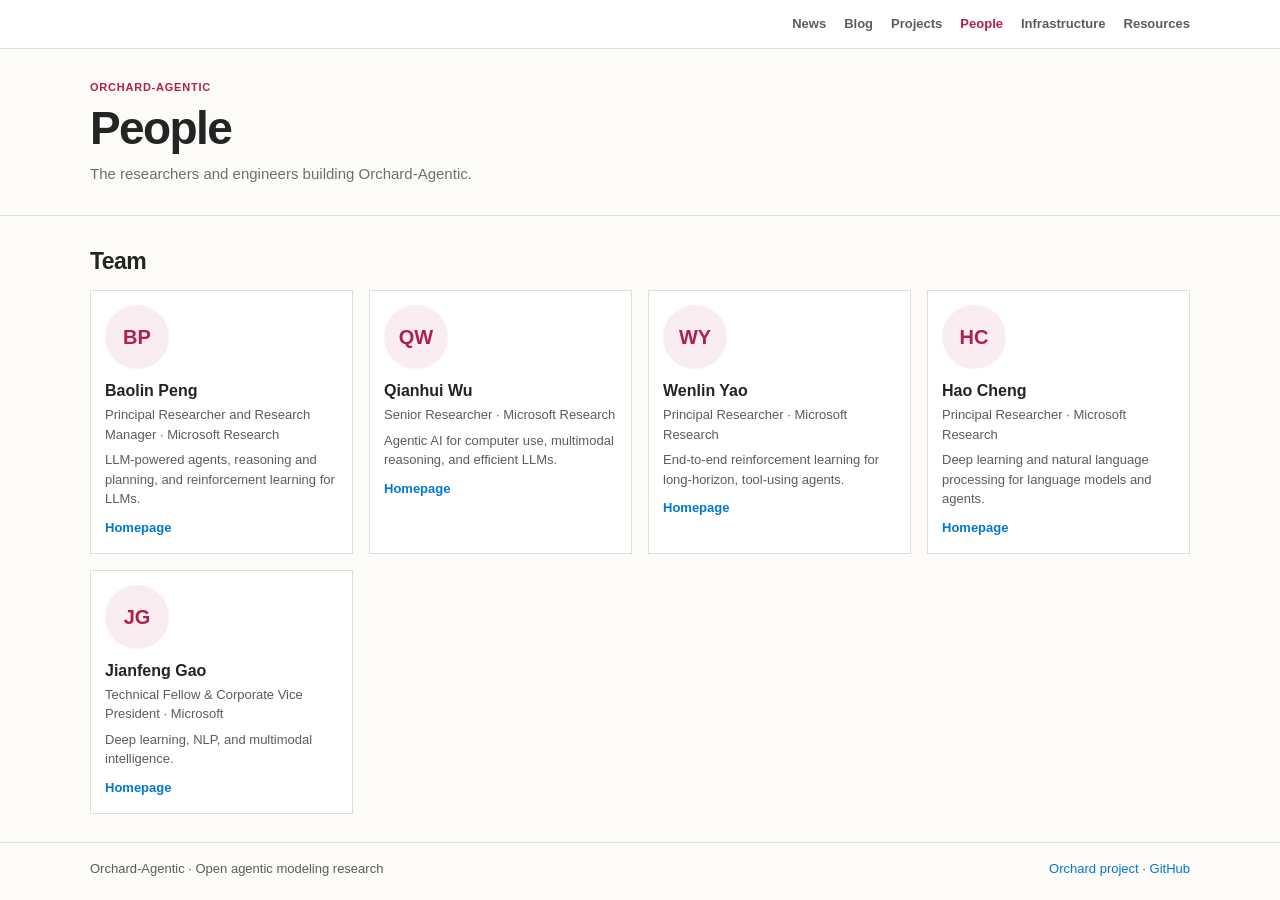
<file: people.html>
<!DOCTYPE html>
<html lang="en">
<head>
  <meta charset="UTF-8" />
  <meta name="viewport" content="width=device-width, initial-scale=1.0" />
  <script>
    (() => {
      const param = new URLSearchParams(window.location.search).get("clawpilotTheme");
      const theme =
        param || (window.matchMedia("(prefers-color-scheme: dark)").matches ? "dark" : "light");
      document.documentElement.setAttribute("data-theme", theme);
    })();
  </script>
  <script>
    if (!new URLSearchParams(window.location.search).has("clawpilotTheme")) {
      document.documentElement.setAttribute("data-theme", "light");
    }
  </script>
  <title>People — Orchard-Agentic</title>
  <meta name="description" content="The researchers and engineers behind Orchard-Agentic." />
  <link rel="icon" href="assets/img/favicon.svg" type="image/svg+xml" />
  <link rel="stylesheet" href="assets/css/hub.css" />
</head>
<body>
  <header class="site-header">
    <div class="container nav">
      <nav class="nav-links" aria-label="Primary navigation">
        <a href="index.html#updates">News</a>
        <a href="blog.html">Blog</a>
        <a href="index.html#projects">Projects</a>
        <a href="people.html" aria-current="page">People</a>
        <a href="index.html#infrastructure">Infrastructure</a>
        <a href="index.html#resources">Resources</a>
      </nav>
    </div>
  </header>

  <main id="top">
    <section class="page-intro">
      <div class="container">
        <p class="intro-label">Orchard-Agentic</p>
        <h1>People</h1>
        <p class="intro-copy">The researchers and engineers building Orchard-Agentic.</p>
      </div>
    </section>

    <section class="section" id="team">
      <div class="container">
        <div class="section-heading">
          <h2>Team</h2>
        </div>
        <!-- To add a person, copy one <article class="person"> block. -->
        <div class="people-grid">
          <article class="person">
            <div class="person-avatar" aria-hidden="true">BP</div>
            <h3>Baolin Peng</h3>
            <p>Principal Researcher and Research Manager · Microsoft Research</p>
            <p>LLM-powered agents, reasoning and planning, and reinforcement learning for LLMs.</p>
            <a href="https://pengbaolin.github.io/" target="_blank" rel="noopener">Homepage</a>
          </article>
          <article class="person">
            <div class="person-avatar" aria-hidden="true">QW</div>
            <h3>Qianhui Wu</h3>
            <p>Senior Researcher · Microsoft Research</p>
            <p>Agentic AI for computer use, multimodal reasoning, and efficient LLMs.</p>
            <a href="https://qianhuiwu.github.io/" target="_blank" rel="noopener">Homepage</a>
          </article>
          <article class="person">
            <div class="person-avatar" aria-hidden="true">WY</div>
            <h3>Wenlin Yao</h3>
            <p>Principal Researcher · Microsoft Research</p>
            <p>End-to-end reinforcement learning for long-horizon, tool-using agents.</p>
            <a href="https://wenlinyao.github.io/" target="_blank" rel="noopener">Homepage</a>
          </article>
          <article class="person">
            <div class="person-avatar" aria-hidden="true">HC</div>
            <h3>Hao Cheng</h3>
            <p>Principal Researcher · Microsoft Research</p>
            <p>Deep learning and natural language processing for language models and agents.</p>
            <a href="https://sites.google.com/site/hcheng2site/Home" target="_blank" rel="noopener">Homepage</a>
          </article>
          <article class="person">
            <div class="person-avatar" aria-hidden="true">JG</div>
            <h3>Jianfeng Gao</h3>
            <p>Technical Fellow &amp; Corporate Vice President · Microsoft</p>
            <p>Deep learning, NLP, and multimodal intelligence.</p>
            <a href="https://www.microsoft.com/en-us/research/people/jfgao/" target="_blank" rel="noopener">Homepage</a>
          </article>
        </div>
      </div>
    </section>
  </main>

  <footer class="footer">
    <div class="container footer-row">
      <span>Orchard-Agentic · Open agentic modeling research</span>
      <span><a href="orchard.html">Orchard project</a> · <a href="https://github.com/microsoft/Orchard-Agentic">GitHub</a></span>
    </div>
  </footer>
</body>
</html>
</file>
<file: assets/css/hub.css>
:root {
  color-scheme: light;
  --cp-bg: #f7f4ef;
  --cp-bg-elevated: #fcfbf8;
  --cp-surface: #ffffff;
  --cp-surface-soft: #f5f5f5;
  --cp-border: #dedede;
  --cp-border-strong: #919191;
  --cp-text: #242424;
  --cp-text-muted: #5c5c5c;
  --cp-text-soft: #6f6f6f;
  --cp-accent: #b11f4b;
  --cp-accent-hover: #9a1a41;
  --cp-accent-soft: rgba(177, 31, 75, 0.08);
  --cp-accent-fg: #ffffff;
  --cp-success: #16a34a;
  --cp-danger: #dc2626;
  --cp-warning: #f59e0b;
  --cp-link: #0078d4;
  --cp-shadow: 0 18px 48px rgba(0, 0, 0, 0.12);
  --cp-overlay: rgba(255, 255, 255, 0.8);
  --cp-panel: rgba(255, 255, 255, 0.86);
  --cp-panel-strong: rgba(255, 255, 255, 0.96);
  --cp-sheen: rgba(255, 255, 255, 0.55);
  --cp-highlight: rgba(177, 31, 75, 0.12);
}
html[data-theme="dark"] {
  color-scheme: dark;
  --cp-bg: #3d3b3a;
  --cp-bg-elevated: #343231;
  --cp-surface: #292929;
  --cp-surface-soft: #2e2e2e;
  --cp-border: #474747;
  --cp-border-strong: #5f5f5f;
  --cp-text: #dedede;
  --cp-text-muted: #919191;
  --cp-text-soft: #b0b0b0;
  --cp-accent: #fd8ea1;
  --cp-accent-hover: #fb7b91;
  --cp-accent-soft: rgba(253, 142, 161, 0.14);
  --cp-accent-fg: #1a1a1a;
  --cp-success: #4ade80;
  --cp-danger: #f87171;
  --cp-warning: #fbbf24;
  --cp-link: #4da6ff;
  --cp-shadow: 0 18px 48px rgba(0, 0, 0, 0.32);
  --cp-overlay: rgba(41, 41, 41, 0.88);
  --cp-panel: rgba(41, 41, 41, 0.72);
  --cp-panel-strong: rgba(41, 41, 41, 0.96);
  --cp-sheen: rgba(255, 255, 255, 0.04);
  --cp-highlight: rgba(253, 142, 161, 0.12);
}

* {
  box-sizing: border-box;
}

html {
  scroll-behavior: smooth;
}

body {
  margin: 0;
  background: var(--cp-bg-elevated);
  color: var(--cp-text);
  font-family: "Segoe UI", Aptos, Calibri, -apple-system, BlinkMacSystemFont, sans-serif;
  line-height: 1.5;
  -webkit-font-smoothing: antialiased;
}

a {
  color: var(--cp-link);
}

a:focus-visible {
  outline: 3px solid var(--cp-link);
  outline-offset: 3px;
}

.container {
  width: min(1100px, calc(100% - 40px));
  margin: 0 auto;
}

.site-header {
  border-bottom: 1px solid var(--cp-border);
  background: var(--cp-surface);
}

.nav {
  min-height: 48px;
  display: flex;
  align-items: center;
  justify-content: flex-end;
  gap: 24px;
}

.nav-links {
  display: flex;
  flex-wrap: wrap;
  gap: 18px;
}

.nav-links a {
  color: var(--cp-text-muted);
  font-size: 13px;
  font-weight: 600;
  text-decoration: none;
}

.nav-links a:hover {
  color: var(--cp-text);
  text-decoration: underline;
}

.nav-links a[aria-current="page"] {
  color: var(--cp-accent);
}

.page-intro {
  padding: 30px 0 20px;
}

.page-intro h1 {
  margin-bottom: 10px;
}

.placeholder-note {
  margin: 0 0 12px;
  padding: 8px 12px;
  border-left: 3px solid var(--cp-warning);
  background: var(--cp-surface-soft);
  color: var(--cp-text-muted);
  font-size: 13px;
}

.people-grid {
  display: grid;
  grid-template-columns: repeat(auto-fill, minmax(220px, 1fr));
  gap: 16px;
}

.person {
  padding: 14px;
  border: 1px solid var(--cp-border);
  background: var(--cp-surface);
}

.person-avatar {
  display: flex;
  align-items: center;
  justify-content: center;
  width: 64px;
  height: 64px;
  margin-bottom: 10px;
  border-radius: 50%;
  background: var(--cp-accent-soft);
  color: var(--cp-accent);
  font-size: 20px;
  font-weight: 700;
  object-fit: cover;
}

.person h3 {
  margin-bottom: 2px;
  font-size: 16px;
}

.person p {
  margin-bottom: 6px;
  color: var(--cp-text-muted);
  font-size: 13px;
}

.person a {
  font-size: 13px;
  font-weight: 700;
  text-decoration: none;
}

.person a:hover {
  text-decoration: underline;
}

.post-date {
  color: var(--cp-text-soft);
  font-size: 13px;
}

.intro {
  padding: 30px 0 28px;
}

.intro-grid {
  display: grid;
  grid-template-columns: 310px 1fr;
  gap: 48px;
  align-items: end;
}

.intro-label {
  margin: 0 0 8px;
  color: var(--cp-accent);
  font-size: 11px;
  font-weight: 700;
  letter-spacing: 0.07em;
  text-transform: uppercase;
}

h1,
h2,
h3,
p {
  margin-top: 0;
}

h1 {
  margin-bottom: 0;
  font-size: clamp(36px, 5vw, 46px);
  line-height: 1.08;
  letter-spacing: -0.035em;
}

.intro-copy {
  max-width: 660px;
  margin-bottom: 10px;
  color: var(--cp-text-soft);
  font-size: 15px;
  line-height: 1.45;
}

.intro-links {
  display: flex;
  flex-wrap: wrap;
  gap: 14px;
}

.primary-link,
.secondary-link {
  color: var(--cp-link);
  font-size: 13px;
  font-weight: 700;
  text-decoration: none;
}

.primary-link:hover,
.secondary-link:hover {
  text-decoration: underline;
}

.section {
  padding: 28px 0;
  border-top: 1px solid var(--cp-border);
}

.section-heading {
  display: grid;
  grid-template-columns: 180px 1fr;
  gap: 28px;
  align-items: baseline;
  margin-bottom: 12px;
}

.section-heading.compact {
  display: block;
}

.section-heading h2 {
  margin-bottom: 0;
  font-size: 23px;
  letter-spacing: -0.025em;
}

.section-heading p {
  max-width: 700px;
  margin-bottom: 0;
  color: var(--cp-text-muted);
  font-size: 14px;
}

.project-list {
  border-top: 1px solid var(--cp-border);
}

.project-entry {
  display: grid;
  grid-template-columns: 180px 1fr;
  gap: 28px;
  padding: 13px 0;
  border-bottom: 1px solid var(--cp-border);
}

.project-kind {
  display: block;
  margin-bottom: 6px;
  color: var(--cp-accent);
  font-size: 11px;
  font-weight: 700;
  letter-spacing: 0.04em;
  text-transform: uppercase;
}

.project-entry h3 {
  margin-bottom: 0;
  font-size: 18px;
}

.project-body p {
  margin-bottom: 7px;
  color: var(--cp-text-muted);
  font-size: 14px;
}

.project-body .project-meta {
  color: var(--cp-text-soft);
  font-size: 13px;
}

.project-links {
  display: flex;
  flex-wrap: wrap;
  gap: 14px;
  margin: 9px 0 0;
}

.project-links a {
  font-size: 13px;
  font-weight: 700;
  text-decoration: none;
}

.project-links a:hover {
  text-decoration: underline;
}

.infrastructure {
  display: grid;
  grid-template-columns: minmax(0, 0.85fr) minmax(0, 1.15fr);
  gap: 48px;
  align-items: start;
}

.infrastructure h2 {
  margin-bottom: 8px;
  font-size: 26px;
  letter-spacing: -0.025em;
}

.infrastructure-copy p {
  color: var(--cp-text-muted);
  font-size: 15px;
}

.feature-list {
  margin: 0;
  border-top: 1px solid var(--cp-border);
  padding: 0;
  list-style: none;
}

.feature-list li {
  display: grid;
  grid-template-columns: 145px 1fr;
  gap: 16px;
  padding: 10px 0;
  border-bottom: 1px solid var(--cp-border);
}

.feature-list strong {
  font-size: 13px;
}

.feature-list span {
  color: var(--cp-text-muted);
  font-size: 13px;
}

.updates {
  margin: 0;
  border-top: 1px solid var(--cp-border);
  padding: 0;
  list-style: none;
}

.update {
  padding: 9px 0;
  border-bottom: 1px solid var(--cp-border);
}

.update p {
  margin-bottom: 0;
  color: var(--cp-text-muted);
  font-size: 13px;
  line-height: 1.45;
}

.update strong {
  color: var(--cp-text);
}

.update a {
  font-weight: 700;
  text-decoration: none;
}

.update a:hover {
  text-decoration: underline;
}

.update code {
  font-family: Consolas, "Courier New", Courier, monospace;
  font-size: 0.92em;
}

.resource-list {
  border-top: 1px solid var(--cp-border);
}

.resource {
  display: grid;
  grid-template-columns: 190px 1fr;
  gap: 20px;
  padding: 9px 0;
  border-bottom: 1px solid var(--cp-border);
  text-decoration: none;
}

.resource:hover {
  background: var(--cp-surface-soft);
}

.resource strong {
  color: var(--cp-text);
  font-size: 14px;
}

.resource span {
  color: var(--cp-text-muted);
  font-size: 13px;
}

.footer {
  padding: 16px 0;
  border-top: 1px solid var(--cp-border);
  color: var(--cp-text-muted);
  font-size: 13px;
}

.footer-row {
  display: flex;
  justify-content: space-between;
  gap: 20px;
}

.footer a {
  text-decoration: none;
}

.footer a:hover {
  text-decoration: underline;
}

@media (max-width: 820px) {
  .intro-grid {
    grid-template-columns: 1fr;
    gap: 14px;
  }

  .section-heading {
    grid-template-columns: 1fr;
    gap: 4px;
  }

  .infrastructure {
    grid-template-columns: 1fr;
  }

}

@media (max-width: 620px) {
  .container {
    width: min(100% - 28px, 1100px);
  }

  .nav-links {
    gap: 14px;
  }

  .intro {
    padding: 28px 0;
  }

  .section {
    padding: 26px 0;
  }

  .feature-list li,
  .update,
  .project-entry,
  .resource {
    grid-template-columns: 1fr;
    gap: 5px;
  }

  .footer-row {
    flex-direction: column;
  }
}
</file>
<file: autoenvscaling/css/site.css>
/* Shared tokens and page layout. Component styles live in replay.css, compare.css, charts.css,
   browser.css and use only the tokens defined here. The look follows a plain academic page:
   white background, near-black text, hairline rules, colour only where it carries meaning. */
:root {
  --page: #FFFFFF;
  --ink: #1F1B24;
  --muted: #6B6675;
  --bg: #F7F6F9;          /* inset areas: code, notes, controls */
  --card: #FFFFFF;
  --line: #E4E1E8;
  --purple: #32006E;
  --purple-mid: #7A55B5;
  --purple-tint: #F1ECF7;
  --teal: #237F7B;
  --tmax: #218C8D;
  --prompt: #CDBCEA;
  --feedback: #7A55B5;
  --gpt: #237F7B;
  --opus: #C2692A;
  --qwen: #674294;
  --stage-R: #5B7FA6;
  --stage-B: #C2692A;
  --stage-W: #7A55B5;
  --stage-T: #2E9A5A;
  --ok: #2E8A52;
  --bad: #B8433A;
  --term-bg: #1D1B22;
  --term-text: #E4E1EA;
  --term-dim: #A09AAD;
  --radius: 6px;
  --shadow: none;
  --font: -apple-system, system-ui, "Segoe UI", Helvetica, Arial, sans-serif;
  --mono: ui-monospace, SFMono-Regular, Menlo, Consolas, "Liberation Mono", monospace;
  --col: 1000px;
}

* { box-sizing: border-box; }
html { scroll-padding-top: 16px; }
body {
  margin: 0; background: var(--page); color: var(--ink);
  font: 16px/1.65 var(--font); -webkit-font-smoothing: antialiased;
}
a { color: var(--purple-mid); text-decoration: none; }
a:hover { text-decoration: underline; }
code, pre, kbd { font-family: var(--mono); font-size: .88em; }
code { background: var(--bg); border: 1px solid var(--line); padding: 0 .3em; border-radius: 3px; }
img { max-width: 100%; }
button { font: inherit; color: inherit; }
:focus-visible { outline: 2px solid var(--purple-mid); outline-offset: 2px; }

/* Title block */
.hero { max-width: var(--col); margin: 0 auto; padding: 56px 20px 8px; text-align: center; }
.title { margin: 0 auto 18px; max-width: 820px; font-size: clamp(26px, 4.2vw, 34px); line-height: 1.25; font-weight: 700; letter-spacing: -.005em; }
.title .name { color: var(--purple); }
.authors { margin: 0 auto 6px; max-width: 800px; font-size: 16px; line-height: 1.7; }
.authors a, .authors a:hover { color: inherit; text-decoration: none; }
.affils { margin: 0 auto; max-width: 860px; font-size: 14.5px; color: var(--muted); }
.affils span { display: inline-block; margin: 0 6px; white-space: nowrap; }
.footnote { margin: 4px 0 0; font-size: 13px; color: var(--muted); }
.logos { display: flex; justify-content: center; align-items: center; gap: 22px; flex-wrap: wrap; margin: 18px 0 4px; }
.logos img { height: 26px; width: auto; }
.buttons { display: flex; justify-content: center; gap: 10px; flex-wrap: wrap; margin: 20px 0 8px; }
.btn { display: inline-block; padding: 7px 18px; border-radius: 999px; background: var(--ink); color: #fff; font-weight: 600; font-size: 15px; }
.btn:hover { background: #000; text-decoration: none; }
.btn.is-disabled { background: #9A95A2; cursor: default; }

/* Content column */
main { max-width: var(--col); margin: 0 auto; padding: 0 20px; }
.section { padding-top: 36px; }
.section > h2 { font-size: 21px; margin: 0 0 14px; padding-bottom: 6px; border-bottom: 1px solid var(--line); }
.section > h3 { font-size: 17.5px; margin: 28px 0 6px; }
.section > p, .subsection > p { margin: 0 0 12px; }
.subsection + .subsection { margin-top: 40px; }
.chart-pair { display: grid; grid-template-columns: minmax(0, 1fr) minmax(0, 1fr); gap: 32px; align-items: start; margin-bottom: 30px; }
.chart-pair > .chart-root { margin-bottom: 0; }
@media (max-width: 860px) { .chart-pair { grid-template-columns: minmax(0, 1fr); gap: 0; } .chart-pair > .chart-root { margin-bottom: 30px; } }
.loading { color: var(--muted); font-style: italic; }
.app-root, .chart-root { min-height: 80px; margin-top: 14px; }
.chart-root { margin-bottom: 30px; }

.figure { margin: 24px 0; }
.figure img { display: block; width: 100%; }
figcaption { font-size: 14px; color: var(--muted); margin-top: 8px; line-height: 1.55; }
.video { margin: 24px 0 0; }
.video video { width: 100%; border-radius: var(--radius); background: #000; }

.steps { margin: 8px 0 14px; padding-left: 1.3em; }
.steps li { margin-bottom: 6px; }

/* Stage chips, shared by replay, compare, and the method text */
.stage {
  display: inline-grid; place-items: center; min-width: 17px; height: 17px; padding: 0 3px;
  border-radius: 3px; color: #fff; font: 700 11px/1 var(--mono); vertical-align: 1px;
}
.s-R { background: var(--stage-R); } .s-B { background: var(--stage-B); }
.s-W { background: var(--stage-W); } .s-T { background: var(--stage-T); }
.s-none { background: #BDB8C6; }

/* Shared controls */
.seg { display: inline-flex; border: 1px solid var(--line); border-radius: var(--radius); overflow: hidden; background: var(--card); }
.seg button { border: 0; background: transparent; padding: 5px 12px; font-size: 14px; cursor: pointer; color: var(--muted); }
.seg button + button { border-left: 1px solid var(--line); }
.seg button:hover { color: var(--ink); }
.seg button[aria-pressed="true"], .seg button[aria-selected="true"] { background: var(--ink); color: #fff; }
.select, select.select {
  appearance: none; border: 1px solid var(--line); border-radius: var(--radius); background-color: var(--card);
  padding: 5px 30px 5px 10px; font-size: 14px; color: var(--ink); cursor: pointer;
  background-image: linear-gradient(45deg, transparent 50%, var(--muted) 50%), linear-gradient(135deg, var(--muted) 50%, transparent 50%);
  background-position: calc(100% - 15px) 55%, calc(100% - 10px) 55%; background-size: 5px 5px; background-repeat: no-repeat;
}
.chip { display: inline-block; padding: 0 6px; border-radius: 3px; background: var(--bg); border: 1px solid var(--line); color: var(--muted); font-size: 12px; line-height: 1.6; }
.card { background: var(--card); border: 1px solid var(--line); border-radius: var(--radius); }
.visually-hidden { position: absolute !important; width: 1px; height: 1px; overflow: hidden; clip: rect(0 0 0 0); white-space: nowrap; }

/* Data note, citation, footer */
.data-note { font-size: 13px; color: var(--muted); margin-top: 14px; }
.bibtex { position: relative; background: var(--bg); border: 1px solid var(--line); border-radius: var(--radius); }
.bibtex pre { margin: 0; padding: 16px 18px; overflow-x: auto; font-size: 13px; line-height: 1.55; }
.copy { position: absolute; top: 8px; right: 8px; border: 1px solid var(--line); background: var(--card); border-radius: 4px; padding: 2px 10px; font-size: 13px; cursor: pointer; }
.copy:hover { border-color: var(--muted); }
.footer { max-width: var(--col); margin: 48px auto 0; padding: 20px 20px 40px; border-top: 1px solid var(--line); color: var(--muted); font-size: 13.5px; text-align: center; }

/* Rendered Markdown (js/md.js) */
.md { font-size: 15px; line-height: 1.6; overflow-wrap: anywhere; }
.md h3, .md h4, .md h5, .md h6, .md h7, .md h8 { margin: 1em 0 .4em; font-size: 1.05em; }
.md p { margin: 0 0 .7em; }
.md ul, .md ol { margin: 0 0 .7em; padding-left: 1.4em; }
.md blockquote { margin: 0 0 .7em; padding-left: 12px; border-left: 3px solid var(--line); color: var(--muted); }
.md pre { background: var(--bg); border: 1px solid var(--line); border-radius: 4px; padding: 10px 12px; overflow-x: auto; font-size: 13px; line-height: 1.5; }
.md pre code { background: none; border: 0; padding: 0; }

@media (max-width: 560px) {
  body { font-size: 15px; }
  .hero { padding-top: 32px; }
  .logos { gap: 16px; }
  .logos img { height: 22px; }
  .affils span { margin: 0 4px; }
}
</file>
<file: autoenvscaling/css/replay.css>
/* Episode replay (js/replay.js). Flat: hairlines and whitespace; colour only for stages. */
#replay-app:focus:not(:focus-visible) { outline: none; }

.rp-label { font-size: 13px; color: var(--muted); }
.rp-controls { display: flex; flex-wrap: wrap; align-items: center; gap: 10px 22px; margin: 0 0 18px; }
.rp-field { display: flex; align-items: center; gap: 8px; min-width: 0; }
.rp-controls .select { max-width: 100%; }
.rp-body { transition: opacity .15s; }
.rp-body.is-loading { opacity: .5; }

/* Seed */
.rp-seed { padding: 16px 20px; margin: 0 0 14px; }
.rp-seed-head { display: flex; flex-wrap: wrap; align-items: baseline; justify-content: space-between; gap: 4px 16px; }
.rp-seed h3 { margin: 0; font-size: 18px; }
.rp-seed-task { margin: 2px 0 12px; color: var(--muted); }
.rp-failure { margin: 0; font-size: 14px; line-height: 1.55; color: var(--muted); }
.rp-instr .rp-failure { margin-top: 8px; }
.rp-did { list-style: none; margin: 0; padding: 0; font-size: 14px; line-height: 1.5; }
.rp-did li { display: flex; gap: 8px; padding: 1px 0; }
.rp-mark { flex: none; width: 1em; font-weight: 700; }
.rp-did .is-ok .rp-mark { color: var(--ok); }
.rp-did .is-bad .rp-mark { color: var(--bad); }
.rp-instr { margin-top: 12px; border-top: 1px solid var(--line); padding-top: 8px; }
.rp-instr > summary { cursor: pointer; font-size: 14px; color: var(--purple-mid); }
.rp-instr .md { margin-top: 8px; font-size: 14px; max-height: 360px; overflow: auto; }

/* Stats: one plain line */
.rp-statsbar {
  display: flex; flex-wrap: wrap; align-items: center; justify-content: space-between; gap: 6px 24px;
  padding: 10px 0; margin: 0 0 18px; border-bottom: 1px solid var(--line); font-size: 14px;
}
.rp-stats { margin: 0; color: var(--muted); font-variant-numeric: tabular-nums; }
.rp-shipped { font-weight: 600; }
.rp-shipped::after { content: " \2192"; }
.rp-unshipped { color: var(--muted); }
.rp-empty { color: var(--muted); font-style: italic; margin: 18px 0; }

/* Stage timeline */
.rp-strip { display: flex; height: 22px; margin-bottom: 10px; }
.rp-cell {
  position: relative; flex: 1 1 0; min-width: 0; height: 100%; margin: 0; padding: 0; border: 0;
  cursor: pointer; color: #fff; font: 700 11px/1 var(--mono); box-shadow: inset -1px 0 0 var(--bg);
}
.rp-cell:first-child { border-radius: 3px 0 0 3px; }
.rp-cell:last-child { border-radius: 0 3px 3px 0; box-shadow: none; }
.rp-strip.is-dense .rp-cell { box-shadow: none; }
.rp-cell > span { display: none; }
.rp-strip.is-lettered .rp-cell > span { display: inline; }
.rp-cell:hover { filter: brightness(1.15); }
.rp-cell.is-current { z-index: 1; outline: 2px solid var(--ink); outline-offset: 1px; }
.rp-cell.is-current::after {
  content: ""; position: absolute; left: 50%; top: calc(100% + 3px); transform: translateX(-50%);
  border: 4px solid transparent; border-top: 0; border-bottom: 5px solid var(--ink);
}
.rp-counts { display: flex; flex-wrap: wrap; gap: 4px 16px; margin: 8px 0 0; font-size: 13px; color: var(--muted); font-variant-numeric: tabular-nums; }
.rp-count .stage { margin-right: 2px; }
.rp-source { margin-left: auto; }

/* Player */
.rp-player { display: flex; flex-wrap: wrap; align-items: center; gap: 10px 18px; margin: 18px 0 14px; }
.rp-buttons { display: inline-flex; gap: 6px; }
.rp-btn {
  border: 1px solid var(--line); background: var(--card); border-radius: 6px; padding: 5px 12px;
  font-size: 14px; cursor: pointer; color: var(--ink);
}
.rp-btn:hover { border-color: var(--muted); }
.rp-btn[aria-disabled="true"] { color: var(--muted); opacity: .55; cursor: default; }
.rp-btn[aria-disabled="true"]:hover { border-color: var(--line); }
.rp-play { min-width: 72px; font-weight: 600; }
.rp-counter { margin-left: auto; font-size: 14px; color: var(--muted); font-variant-numeric: tabular-nums; }

/* Turn list and current turn */
.rp-grid { display: grid; grid-template-columns: minmax(0, 320px) minmax(0, 1fr); gap: 18px; align-items: start; }
.rp-listwrap > summary { display: none; }
.rp-list {
  list-style: none; margin: 0; padding: 4px; max-height: 560px; overflow-y: auto;
  background: var(--card); border: 1px solid var(--line); border-radius: 6px;
}
.rp-row {
  display: flex; align-items: center; gap: 8px; width: 100%; padding: 4px 8px; margin: 0;
  border: 0; border-radius: 4px; background: none; text-align: left; font-size: 13px; line-height: 1.45; cursor: pointer;
}
.rp-row:hover { background: var(--bg); }
.rp-row.is-current { background: var(--purple-tint); }
.rp-row-num { flex: none; width: 2.6em; text-align: right; color: var(--muted); font: 11px var(--mono); }
.rp-row .stage { flex: none; }
.rp-row-tool { flex: none; font-weight: 600; }
.rp-row-text { flex: 1; min-width: 0; overflow: hidden; text-overflow: ellipsis; white-space: nowrap; color: var(--muted); }
.rp-view { min-width: 0; }

/* Terminal panel */
.rp-term { background: var(--term-bg); color: var(--term-text); border-radius: 6px; overflow: hidden; }
.rp-term-head {
  display: flex; align-items: flex-start; gap: 8px; padding: 8px 14px;
  border-bottom: 1px solid rgba(255, 255, 255, .08); font-size: 13px; line-height: 18px;
}
.rp-term-head .stage { flex: none; }
.rp-term-tool { flex: none; font: 700 13px/18px var(--mono); }
.rp-term-title { min-width: 0; color: var(--term-dim); overflow-wrap: anywhere; }
.rp-term-body { max-height: 460px; overflow: auto; padding: 10px 14px 12px; }
.rp-term-body:focus-visible { outline-offset: -2px; }
.rp-block { width: max-content; min-width: 100%; font: 12.5px/1.55 var(--mono); }
.rp-block + .rp-block { margin-top: 10px; }
.rp-line { white-space: pre; min-height: 1.55em; }
.rp-prompt { color: var(--stage-T); user-select: none; }
.rp-out { color: var(--term-dim); }
.rp-ln { display: inline-block; min-width: 3ch; margin-right: 1.6ch; text-align: right; color: #6E6784; user-select: none; }
.rp-del { color: #DDA3A0; color: color-mix(in srgb, var(--bad) 40%, var(--term-text)); background: rgba(184, 67, 58, .16); }
.rp-add { color: #A7D8B7; color: color-mix(in srgb, var(--ok) 40%, var(--term-text)); background: rgba(46, 154, 90, .16); }
.rp-trunc { color: var(--term-dim); font-style: italic; }
.rp-notice {
  margin: 0; padding: 10px 14px; font: italic 13px/1.5 var(--font); color: var(--term-dim);
  border-top: 1px dashed rgba(255, 255, 255, .14);
}

/* Assistant message */
.rp-msg { background: var(--card); border: 1px solid var(--line); border-radius: 6px; }
.rp-msg-head { display: flex; align-items: center; gap: 8px; padding: 8px 14px; border-bottom: 1px solid var(--line); font-size: 13px; color: var(--muted); }
.rp-msg-head b { color: var(--ink); }
.rp-msg-head b::before {
  content: ""; display: inline-block; width: 8px; height: 8px; margin-right: 6px; border-radius: 50%;
  background: var(--purple-mid); vertical-align: 1px;
}
.rp-msg.is-opus .rp-msg-head b::before { background: var(--opus); }
.rp-msg.is-qwen .rp-msg-head b::before { background: var(--qwen); }
.rp-msg-body { max-height: 460px; overflow: auto; padding: 12px 16px 4px; }

/* Authoring notes */
.rp-notes { margin-top: 18px; padding: 0 18px; }
.rp-notes > summary { cursor: pointer; padding: 12px 0; font-weight: 600; }
.rp-notes .md { padding-bottom: 12px; max-height: 640px; overflow: auto; }

@media (max-width: 899px) {
  .rp-grid { grid-template-columns: minmax(0, 1fr); gap: 12px; }
  .rp-view { order: -1; }
  .rp-listwrap > summary { display: list-item; cursor: pointer; padding: 6px 0; font-size: 14px; font-weight: 600; }
  .rp-list { max-height: 420px; }
  .rp-seed-grid.has-summary { grid-template-columns: minmax(0, 1fr); }
}
@media (max-width: 520px) {
  .rp-seed { padding: 14px; }
  .rp-controls { gap: 10px 16px; }
  .rp-field { flex-wrap: wrap; }
  .rp-counter { margin-left: 0; }
  .rp-term-body { max-height: 380px; }
}
@media (prefers-reduced-motion: reduce) { .rp-body { transition: none; } }
</file>
<file: autoenvscaling/css/compare.css>
/* One failure, three proposers (js/compare.js). Flat: hairlines and whitespace; colour for
   stages, author identity (a small dot, the plot, and the numbered circles), and ✓/✗. */
.cmp-col.is-gpt { --author: var(--gpt); }
.cmp-col.is-opus { --author: var(--opus); }
.cmp-col.is-qwen { --author: var(--qwen); }

/* Case tabs */
.cmp-tabs { display: grid; grid-template-columns: repeat(3, minmax(0, 1fr)); margin: 0 0 18px; border-bottom: 1px solid var(--line); }
.cmp-tab {
  display: flex; flex-direction: column; align-items: flex-start; gap: 1px; min-width: 0;
  margin: 0 0 -1px; padding: 8px 14px 10px 0; border: 0; border-bottom: 2px solid transparent;
  background: none; text-align: left; cursor: pointer;
}
.cmp-tab:hover .cmp-tab-title { color: var(--purple); }
.cmp-tab[aria-selected="true"] { border-bottom-color: var(--ink); }
.cmp-tab-title { font-weight: 600; font-size: 15px; color: var(--muted); }
.cmp-tab[aria-selected="true"] .cmp-tab-title { color: var(--ink); }
.cmp-tab-label { font-size: 13px; color: var(--muted); }

/* Seed */
.cmp-seed { display: grid; grid-template-columns: minmax(0, 1.2fr) minmax(0, 1fr); gap: 12px 32px; padding: 16px 20px; margin: 0 0 18px; }
.cmp-seed-title { margin: 0; font-size: 13px; font-weight: 600; color: var(--muted); }
.cmp-task { margin: 2px 0 10px; font-size: 16px; }
.cmp-chips { list-style: none; margin: 0; padding: 0; display: flex; flex-wrap: wrap; gap: 6px; }
.cmp-chips li {
  font: 12.5px/1.4 var(--mono); padding: 2px 7px; border: 1px solid var(--line); border-radius: 4px;
  overflow-wrap: anywhere;
}
.cmp-subhead { margin: 0 0 4px; font-size: 13px; font-weight: 600; color: var(--muted); }
.cmp-did { list-style: none; margin: 0; padding: 0; font-size: 14px; line-height: 1.5; }
.cmp-did li { display: flex; gap: 8px; padding: 1px 0; }
.cmp-mark { flex: none; width: 1em; font-weight: 700; }
.cmp-did .is-ok .cmp-mark { color: var(--ok); }
.cmp-did .is-bad .cmp-mark { color: var(--bad); }

/* Columns */
.cmp-cols { display: grid; grid-template-columns: repeat(3, minmax(0, 1fr)); gap: 16px; align-items: stretch; }
.cmp-col { display: flex; flex-direction: column; min-width: 0; padding: 16px; }
.cmp-title { display: flex; flex-wrap: wrap; align-items: center; gap: 2px 8px; margin: 0; font-size: 17px; }
.cmp-dot { flex: none; width: 9px; height: 9px; border-radius: 50%; background: var(--author); }
.cmp-sub { font-size: 13px; font-weight: 400; color: var(--muted); }
.cmp-stance { margin: 2px 0 12px; font-size: 14px; font-style: italic; color: var(--muted); }

/* Step-line plot (after the paper's Figure 8) */
.cmp-plotwrap { margin: 2px 0 14px; }
.cmp-plot { display: block; width: 100%; overflow: visible; font-family: var(--font); }
.cmp-plot-frame { fill: none; stroke: var(--line); stroke-width: 1; }
.cmp-axis { fill: var(--muted); font-size: 12px; }
.cmp-axis-n { font-size: 13px; font-weight: 700; }
.cmp-pt { cursor: pointer; }

/* The three moments */
.cmp-steps { list-style: none; margin: 0 0 14px; padding: 0; display: grid; gap: 10px; }
.cmp-step { padding: 9px 11px; border: 1px solid var(--line); border-radius: 6px; }
.cmp-step.is-active { border-color: var(--ink); }
.cmp-step-head { display: flex; align-items: baseline; gap: 8px; margin: 0 0 5px; }
.cmp-num {
  flex: none; align-self: center; display: grid; place-items: center; width: 18px; height: 18px;
  border: 2px solid var(--author-line, var(--author)); border-radius: 50%; color: var(--author-line, var(--author));
  font: 700 11px/1 var(--font);
}
.cmp-step.is-active .cmp-num { background: var(--author-line, var(--author)); color: #fff; }
.cmp-step-title { flex: 1; min-width: 0; margin: 0; font-size: 14px; font-weight: 600; line-height: 1.35; }
.cmp-turn { flex: none; font-size: 12px; color: var(--muted); font-variant-numeric: tabular-nums; }
.cmp-lines { font: 12.5px/1.55 var(--mono); }
.cmp-line { white-space: pre-wrap; overflow-wrap: anywhere; }
.cmp-line.is-cmd { font-weight: 600; }
.cmp-line.is-ok { color: #2C8052; color: color-mix(in srgb, var(--ok) 80%, var(--ink)); }
.cmp-line.is-bad { color: var(--bad); }
.cmp-line.is-path { color: var(--muted); }
.cmp-line.is-add { color: #29674A; color: color-mix(in srgb, var(--ok) 60%, var(--ink)); }

/* What it shipped */
.cmp-foot { margin-top: auto; padding-top: 10px; border-top: 1px solid var(--line); font-size: 14px; }
.cmp-ships { margin: 0 0 6px; }
.cmp-tag { display: inline-block; margin: 0 0 8px; padding: 0 6px; border: 1px solid var(--line); border-radius: 3px; font-size: 12px; color: var(--muted); }
.cmp-replay { display: block; font-weight: 600; }
.cmp-replay::after { content: " \2192"; }
.cmp-muted { margin: 0; font-size: 13px; color: var(--muted); }

@media (max-width: 899px) {
  .cmp-cols { grid-template-columns: minmax(0, 1fr); }
  .cmp-seed { grid-template-columns: minmax(0, 1fr); }
}
@media (max-width: 600px) {
  .cmp-tabs { grid-template-columns: minmax(0, 1fr); border-bottom: 0; }
  .cmp-tab { margin: 0; padding: 6px 0 6px 12px; border-bottom: 0; border-left: 2px solid var(--line); }
  .cmp-tab[aria-selected="true"] { border-left-color: var(--ink); }
  .cmp-seed { padding: 14px; }
}
</file>
<file: autoenvscaling/css/charts.css>
/* Results charts and the HiL-Bench table (js/charts.js). Drawn like the paper's matplotlib
   figures (analysis/plot_*.py) but flat and sparse: no cards, no shadows, numbers in tooltips.
   Chart-only colours below come from those scripts; everything else uses site.css tokens. */
.ch {
  --ch-edge: #231A33;   /* bar and marker edges (EDGE) */
  --ch-text: #3A3145;   /* tick labels and marker outlines (TEXT / TICK) */
  --ch-grid: #DED8EC;   /* gridlines (GRID) */
  --ch-spine: #C3B9D6;  /* left and bottom spines (SPINE) */
  --ch-ref: #8C8FC2;    /* Cold-Start reference line (REFERENCE) */
  --ch-base: #B9B4C7;   /* Base solver bars (BASE) */
  --ch-wo: #D07832;     /* self-play run without proposer training */
  position: relative;
}

/* Legend and controls, one row above the plot */
.ch-controls { display: flex; flex-wrap: wrap; align-items: center; justify-content: space-between; gap: 8px 20px; margin: 0 0 8px; }
.ch-legend { display: flex; flex-wrap: wrap; align-items: center; gap: 2px 16px; }
.ch-toggle, .ch-item {
  display: inline-flex; align-items: center; gap: 7px; padding: 3px 0;
  font-size: 13px; line-height: 1.3; color: var(--ink);
}
.ch-toggle { border: 0; background: none; cursor: pointer; text-align: left; }
.ch-toggle:hover .ch-toggle-label { text-decoration: underline; text-decoration-color: var(--line); text-underline-offset: 3px; }
.ch-toggle[aria-pressed="false"] { color: var(--muted); }
.ch-toggle[aria-pressed="false"] .ch-toggle-label { text-decoration: line-through; text-decoration-color: var(--muted); }
.ch-toggle[aria-pressed="false"] .ch-key { opacity: .25; }
.ch-key { flex: none; display: inline-block; width: 12px; height: 12px; border: 1px solid var(--ch-edge); }
.ch-glyph { flex: none; display: block; overflow: visible; }
.ch-glyph-line { stroke-width: 2.4; stroke-linecap: round; }
.ch-glyph-line.is-dot { stroke-width: 1.8; stroke-dasharray: 1.5 3; }
.ch-field { display: inline-flex; flex-wrap: wrap; align-items: center; gap: 6px 8px; font-size: 13px; color: var(--muted); max-width: 100%; }
.ch .seg { max-width: 100%; }
.ch .seg button { font-size: 13px; padding: 4px 10px; min-width: 0; }

/* Axes */
.ch-plot { width: 100%; }
.ch-svg { display: block; width: 100%; overflow: visible; font-family: inherit; }
.ch-svg:focus { outline: none; }
.ch-svg:focus-visible { outline: 2px solid var(--purple-mid); outline-offset: 4px; }
.ch-svg[tabindex] { touch-action: pan-y pinch-zoom; }
.ch-grid { stroke: var(--ch-grid); stroke-width: 1; shape-rendering: crispEdges; }
.ch-spine { stroke: var(--ch-spine); stroke-width: 1; shape-rendering: crispEdges; }
.ch-tick { fill: var(--ch-text); font-size: 12px; font-variant-numeric: tabular-nums; }
.ch-axis-title { fill: var(--ch-text); font-size: 12px; }
.ch-xlabel, .ch-ylabel { fill: var(--ch-text); font-size: 12px; }
.ch-rowlabel { fill: var(--ink); font-size: 13px; }
.ch-panel-title { fill: var(--ch-edge); font-size: 13px; font-weight: 700; }
.ch-halo { paint-order: stroke; stroke: var(--page); stroke-width: 4px; stroke-linejoin: round; }

/* Marks */
.ch-bar { stroke: var(--ch-edge); stroke-width: .6; }
.ch-bar.is-harness { stroke-width: 1.1; }
.ch-bar.is-thin { stroke: var(--ch-text); stroke-width: .5; }
.ch-mark { stroke: var(--ch-text); stroke-width: .8; }
.ch-mark.is-edge { stroke: var(--ch-edge); stroke-width: .6; }
.ch-mark.is-strong { stroke: var(--ch-edge); stroke-width: 1.1; }
.ch-stem { stroke-width: 3.5; stroke-linecap: round; }
.ch-line { fill: none; stroke-linejoin: round; stroke-linecap: round; }
.ch-faint { fill: none; stroke-width: 1; opacity: .16; stroke-linejoin: round; }
.ch-trend { fill: none; stroke-width: 2.4; stroke-linejoin: round; stroke-linecap: round; }
.ch-ref { stroke: var(--ch-ref); stroke-width: 1.5; stroke-dasharray: 1.5 3.5; stroke-linecap: round; }

/* Text on the plot */
.ch-value { fill: var(--ch-edge); font-size: 12px; font-variant-numeric: tabular-nums; }
.ch-value.is-bold { font-weight: 700; }
.ch-value.is-ours { fill: var(--purple); font-weight: 700; }
.ch-callout { fill: var(--purple); font-size: 12.5px; font-weight: 700; }
.ch-bracket { fill: none; stroke: var(--purple); stroke-width: 1; }
.ch-end { font-size: 12px; font-weight: 600; font-variant-numeric: tabular-nums; }
.ch-end.is-ours { font-weight: 700; }
.ch-anno { fill: var(--muted); font-size: 11.5px; }

/* Hover and focus: a faint band behind the group, or a crosshair */
.ch-group { outline: none; }
.ch-band { fill: var(--purple-tint); opacity: 0; transition: opacity .12s; }
.ch-group:hover .ch-band, .ch-group.is-active .ch-band { opacity: .6; }
.ch-group:focus-visible .ch-band { opacity: .6; stroke: var(--purple-mid); stroke-width: 1.5; }
.ch-cross line { stroke: var(--muted); stroke-width: 1; shape-rendering: crispEdges; }
.ch-cross circle { stroke: var(--page); stroke-width: 2; }
.ch-hit { fill: transparent; cursor: crosshair; }

/* Tooltip: absolutely placed inside .ch, never wider than it */
.ch-tip {
  position: absolute; left: 0; top: 0; z-index: 5; width: max-content; max-width: min(300px, 100%);
  padding: 8px 10px; background: var(--page); border: 1px solid var(--line); border-radius: 4px;
  box-shadow: 0 1px 4px rgba(31, 27, 36, .06);
  font-size: 13px; line-height: 1.35; color: var(--ink); pointer-events: none;
}
.ch-tip-title { font-weight: 600; margin: 0 0 4px; }
.ch-tip-meta { margin: -2px 0 5px; font-size: 12px; color: var(--muted); }
.ch-tip-head { margin: 6px 0 0; font-size: 12px; color: var(--muted); }
.ch-tip-row { display: grid; grid-template-columns: 16px auto minmax(0, 1fr); column-gap: 8px; align-items: baseline; margin-top: 3px; }
.ch-tip-row b { font-weight: 600; font-variant-numeric: tabular-nums; }
.ch-tip-label { color: var(--muted); }
.ch-tip-key { align-self: center; width: 16px; border-top: 3px solid; }
.ch-tip-key.is-dash { border-top: 2px dashed; }
.ch-tip-sub { grid-column: 2 / -1; font-size: 12px; color: var(--muted); }
.ch-tip-foot { margin-top: 6px; padding-top: 5px; border-top: 1px solid var(--line); font-size: 12px; color: var(--muted); }

/* One optional muted line under a chart */
.ch-note { margin: 6px 0 0; font-size: 13px; color: var(--muted); }

/* HiL-Bench: a plain booktabs table */
.ch-table-wrap { max-width: 100%; overflow-x: auto; }
.ch-hil { width: 100%; border-collapse: collapse; font-size: 14px; font-variant-numeric: tabular-nums; border-top: 1.5px solid var(--ink); border-bottom: 1.5px solid var(--ink); }
.ch-hil caption { caption-side: bottom; padding: 10px 0 0; text-align: left; font-size: 13px; line-height: 1.5; color: var(--muted); }
.ch-hil th, .ch-hil td { padding: 7px 12px; text-align: left; vertical-align: baseline; }
.ch-hil th:first-child { padding-left: 4px; }
.ch-hil thead th { font-weight: 600; border-bottom: 1px solid var(--ink); }
.ch-hil tbody th { font-weight: 400; }
.ch-hil .num { text-align: right; white-space: nowrap; }
.ch-hil tbody tr:hover { background: var(--bg); }
.ch-hil tr.is-ours { background: var(--purple-tint); }
.ch-hil tr.is-ours th, .ch-hil tr.is-ours td { font-weight: 700; }

@media (max-width: 520px) {
  .ch .seg button { padding: 4px 8px; font-size: 12.5px; }
  .ch-legend { gap: 0 12px; }
  .ch-hil { font-size: 13px; }
  .ch-hil th, .ch-hil td { padding: 6px 6px; }
  .ch-hil thead .num { white-space: normal; }
}
@media (prefers-reduced-motion: reduce) {
  .ch-band { transition: none; }
}

.ch-nohit { pointer-events: none; }
.ch-value.is-small { font-size: 11px; }
</file>
<file: autoenvscaling/css/browser.css>
/* Environment browser (js/browser.js). Flat, like a code browser: 1px hairlines, whitespace, and
   plain type. Colour only where it carries meaning (gate results, the selected state). */

.eb { --eb-pad: 18px; font-size: 14px; }

/* Filter bar */
.eb-filters { display: flex; flex-direction: column; gap: 10px; margin: 0 0 12px; }
.eb-row { display: flex; flex-wrap: wrap; align-items: center; gap: 8px 10px; }
.eb-search { flex: 1 1 260px; min-width: 0; }
.eb-input {
  width: 100%; border: 1px solid var(--line); border-radius: 8px; background: var(--card);
  padding: 6px 10px; font: 14px/1.4 var(--font); color: var(--ink);
}
.eb-input::placeholder { color: var(--muted); }
.eb-model { min-width: 0; max-width: 100%; }
.eb-model .select { max-width: 100%; }
.eb-domains { display: flex; flex-wrap: wrap; gap: 6px; }
.eb-dom {
  border: 1px solid var(--line); border-radius: 6px; background: var(--card); color: var(--ink);
  padding: 3px 9px; font-size: 13px; line-height: 1.4; cursor: pointer;
}
.eb-dom:hover:not(:disabled) { background: var(--bg); }
.eb-dom[aria-pressed="true"] { background: var(--purple-tint); border-color: var(--purple-mid); color: var(--purple); }
.eb-dom:disabled { color: var(--muted); opacity: .55; cursor: default; }
.eb-n { margin-left: 6px; color: var(--muted); font-variant-numeric: tabular-nums; }
.eb-dom[aria-pressed="true"] .eb-n { color: inherit; }
.eb-count { margin: 0; font-size: 13px; color: var(--muted); }

/* Note that follows the source filter */

/* Master-detail layout: stacked on narrow screens */
.eb-layout { display: grid; grid-template-columns: minmax(0, 1fr); gap: 16px; }
.eb-master { min-width: 0; }

/* List */
.eb-list {
  position: relative; /* scrollWithin() measures cards against the list */
  max-height: 400px; overflow-y: auto;
  border: 1px solid var(--line); border-radius: var(--radius); background: var(--card);
}
.eb-card {
  display: flex; flex-direction: column; gap: 2px; width: 100%; margin: 0; padding: 10px 12px;
  border: 0; border-bottom: 1px solid var(--line); background: transparent; text-align: left; cursor: pointer;
}
.eb-card[hidden] { display: none; }
.eb-card.is-last { border-bottom: 0; }
.eb-card:hover { background: var(--bg); }
.eb-card[aria-selected="true"] { background: var(--purple-tint); }
.eb-card:focus-visible { outline: 2px solid var(--purple-mid); outline-offset: -2px; }
.eb-card-title {
  font-weight: 600; font-size: 14px; line-height: 1.35; color: var(--ink); overflow-wrap: anywhere;
  display: -webkit-box; -webkit-box-orient: vertical; -webkit-line-clamp: 2; line-clamp: 2; overflow: hidden;
}
.eb-card-title code, .eb-dtitle code { font-size: .9em; background: none; padding: 0; }
.eb-card-meta { font-size: 12.5px; color: var(--muted); overflow-wrap: anywhere; }
.eb-card-status {
  display: flex; flex-wrap: wrap; align-items: center; gap: 4px 6px; margin-top: 4px;
  min-width: 0; font-size: 12px; color: var(--muted);
}
.eb-case { min-width: 0; max-width: 100%; overflow: hidden; text-overflow: ellipsis; white-space: nowrap; }

.eb-empty { padding: 14px 16px; border: 1px solid var(--line); border-radius: var(--radius); color: var(--muted); }
.eb-empty p { margin: 0 0 8px; }
.eb-clear {
  border: 1px solid var(--line); border-radius: 6px; background: var(--card);
  padding: 4px 10px; font-size: 13px; cursor: pointer;
}
.eb-clear:hover { background: var(--bg); }

/* Small labels: plain hairline tags, and green gate results */
.eb-tag {
  display: inline-block; padding: 0 6px; border: 1px solid var(--line); border-radius: 4px;
  font-size: 12px; line-height: 18px; color: var(--ink); background: var(--card); white-space: nowrap;
}
.eb-tag-muted { color: var(--muted); background: transparent; }
.eb-k { color: var(--muted); }
.eb-gate {
  display: inline-block; padding: 0 6px; border-radius: 4px; white-space: nowrap;
  font: 11.5px/18px var(--mono);
  color: #2B744E; color: color-mix(in srgb, var(--ok) 72%, var(--ink));
  background: #EAF5EE; background: color-mix(in srgb, var(--ok) 10%, var(--card));
  border: 1px solid #C4E3D0; border: 1px solid color-mix(in srgb, var(--ok) 28%, var(--card));
}

/* Detail pane */
.eb-detail {
  min-width: 0; padding: 16px var(--eb-pad) var(--eb-pad);
  background: var(--card); border: 1px solid var(--line); border-radius: var(--radius);
  container-type: inline-size; /* the file view adapts to the pane width */
}
.eb-dtitle { margin: 0 0 8px; font-size: 19px; line-height: 1.3; color: var(--ink); overflow-wrap: anywhere; }
.eb-tags { display: flex; flex-wrap: wrap; gap: 6px; margin: 0 0 8px; }
.eb-status { margin: 0; font-size: 13.5px; color: var(--muted); }
.eb-episode { display: inline-block; margin-top: 6px; }

/* Tabs */
.eb-tabs {
  display: flex; gap: 2px; margin: 14px calc(-1 * var(--eb-pad)) 0; padding: 0 calc(var(--eb-pad) - 8px);
  border-bottom: 1px solid var(--line); overflow-x: auto; scrollbar-width: none;
}
.eb-tabs::-webkit-scrollbar { display: none; }
.eb-tabs [role="tab"] {
  flex: none; border: 0; background: none; padding: 8px 8px 9px; font-size: 14px; color: var(--muted);
  white-space: nowrap; cursor: pointer; box-shadow: inset 0 -2px 0 transparent;
}
.eb-tabs [role="tab"]:hover { color: var(--ink); }
.eb-tabs [role="tab"][aria-selected="true"] { color: var(--ink); box-shadow: inset 0 -2px 0 var(--purple); }
.eb-tabs [role="tab"]:focus-visible { outline-offset: -2px; }
.eb-tabn { margin-left: 5px; font-size: 12px; color: var(--muted); font-variant-numeric: tabular-nums; }
.eb-panel { padding-top: 14px; min-height: 120px; }
.eb-panel:focus-visible { outline-offset: 4px; }
.eb-detail.is-loading .eb-panel { color: var(--muted); }

/* File tree and code viewer */
.eb-fileview { display: grid; grid-template-columns: minmax(0, 1fr); gap: 12px; }
.eb-files {
  position: relative; /* scrollWithin() measures buttons against the tree */
  max-height: 190px; overflow-y: auto; padding: 4px 0;
  border: 1px solid var(--line); border-radius: 6px;
}
@container (min-width: 620px) {
  .eb-fileview:not(.is-single) { grid-template-columns: 210px minmax(0, 1fr); align-items: start; }
  .eb-files { max-height: 562px; }
}
.eb-dir { padding: 6px 10px 2px; font: 12px/1.4 var(--mono); color: var(--muted); overflow-wrap: anywhere; }
.eb-file {
  display: flex; align-items: baseline; justify-content: space-between; gap: 8px; width: 100%;
  border: 0; background: none; padding: 3px 10px; text-align: left; cursor: pointer;
  font: 12.5px/1.45 var(--mono); color: var(--ink);
}
.eb-file.in-dir { padding-left: 22px; }
.eb-file:hover { background: var(--bg); }
.eb-file[aria-current="true"] { background: var(--purple-tint); }
.eb-file:focus-visible { outline-offset: -2px; }
.eb-fname { min-width: 0; overflow-wrap: anywhere; }
.eb-fsize { flex: none; font: 11.5px/1.45 var(--font); color: var(--muted); }

.eb-viewer { min-width: 0; }
.eb-code-box { min-width: 0; border: 1px solid var(--line); border-radius: 6px; overflow: hidden; }
.eb-code-head {
  display: flex; flex-wrap: wrap; justify-content: space-between; gap: 2px 10px; padding: 6px 10px;
  background: var(--bg); border-bottom: 1px solid var(--line); font-size: 12.5px;
}
.eb-code-path { min-width: 0; font-family: var(--mono); color: var(--ink); overflow-wrap: anywhere; }
.eb-code-size { color: var(--muted); }
.eb-code { display: flex; align-items: flex-start; max-height: 520px; overflow: auto; background: var(--card); }
.eb-code:focus-visible { outline-offset: -2px; }
.eb-code pre { margin: 0; font: 12.5px/1.6 var(--mono); white-space: pre; tab-size: 4; }
.eb-gutter {
  position: sticky; left: 0; flex: none; padding: 8px 10px 8px 12px; text-align: right;
  color: var(--muted); background: var(--card); border-right: 1px solid var(--line); user-select: none;
}
.eb-src { flex: 1 0 auto; padding: 8px 14px; color: var(--ink); }
.eb-src code { font: inherit; background: none; padding: 0; border-radius: 0; color: inherit; }
.eb-code-msg { margin: 0; padding: 14px 12px; color: var(--muted); font-size: 13.5px; }

/* Checks, notes, screenshot */
.eb-checks > p { margin: 0 0 10px; }
.eb-table-wrap { overflow-x: auto; margin: 0 0 12px; }
.eb-table { width: 100%; border-collapse: collapse; font-size: 13.5px; }
.eb-table th, .eb-table td { padding: 7px 10px; border-bottom: 1px solid var(--line); text-align: left; vertical-align: top; }
.eb-table thead th { font-size: 12px; font-weight: 600; color: var(--muted); }
.eb-table tbody th { font-weight: 600; white-space: nowrap; }
.eb-table .num { text-align: right; white-space: nowrap; }
.eb-muted { color: var(--muted); font-size: 13.5px; }
.eb-callout {
  margin: 0 0 12px; padding: 10px 12px; border: 1px solid var(--line); border-radius: 6px;
  background: var(--bg); font-size: 13.5px;
}
.eb-label { margin: 18px 0 8px; font-size: 12px; font-weight: 600; color: var(--muted); letter-spacing: .03em; text-transform: uppercase; }
.eb-panel .md + .eb-label { margin-top: 20px; }

.eb-shot { margin: 0; }
.eb-shot + .eb-shot { margin-top: 16px; }
.eb-shot a { display: block; }
.eb-shot img { display: block; width: 100%; height: auto; border: 1px solid var(--line); border-radius: 6px; background: var(--bg); }

@media (min-width: 900px) {
  .eb-layout { grid-template-columns: 330px minmax(0, 1fr); align-items: start; }
  .eb-list { max-height: 680px; }
  .eb-detail { position: sticky; top: 64px; }
}
@media (max-width: 520px) {
  .eb { --eb-pad: 12px; }
  .eb-row .seg { display: flex; width: 100%; }
  .eb-row .seg button { flex: 1 1 auto; padding-left: 8px; padding-right: 8px; }
  .eb-model, .eb-model .select { width: 100%; }
  .eb-dtitle { font-size: 17px; }
}
</file>
<file: securevibe/style.css>
:root{--ink:#202b2b;--muted:#626f6c;--accent:#12695c;--line:#dde5e2;--soft:#f3f7f5;--purple:#79639f;--width:1000px;color-scheme:light}
.collection-link{display:block;width:fit-content;margin:0 auto 22px;font-size:14px;text-decoration:none;color:var(--muted)}
*{box-sizing:border-box}html{scroll-behavior:smooth;scroll-padding-top:30px}body{margin:0;background:var(--bg);color:var(--ink);font-family:Inter,-apple-system,BlinkMacSystemFont,"Segoe UI",sans-serif;font-size:17px;line-height:1.75}a{color:var(--accent);text-underline-offset:4px}a:hover{text-decoration:underline}a:focus-visible,button:focus-visible,select:focus-visible{outline:3px solid #ac6e20;outline-offset:5px}button,select{font:inherit}main,.hero,footer{width:min(var(--width),calc(100% - 48px));margin-inline:auto}.hero{text-align:center;padding:50px 0 34px}.wordmark{display:flex;align-items:center;justify-content:center;gap:9px;color:var(--accent);font-size:14px;font-weight:750;letter-spacing:2.3px;margin-bottom:20px}.wordmark svg{width:20px;height:23px;fill:none;stroke:currentColor;stroke-width:1.8}h1{font-size:clamp(31px,4vw,46px);letter-spacing:-1.5px;line-height:1.19;font-weight:730;margin:0 0 27px}h1 span{color:var(--accent)}.authors{font-size:16px;line-height:1.95;margin:0 auto 12px;max-width:900px}sup{font-size:14px;line-height:0;margin-left:1px}.affiliations{display:flex;flex-wrap:wrap;justify-content:center;gap:3px 20px;max-width:850px;margin:0 auto;font-size:14px;color:var(--muted)}.author-note{font-size:14px;color:var(--muted);margin:12px 0 22px}.resource-links{display:flex;justify-content:center;gap:9px;flex-wrap:wrap}.resource{display:inline-flex;gap:9px;align-items:center;border-radius:24px;padding:7px 20px;background:#24332f;color:white;text-decoration:none;font-size:14px;font-weight:550}.resource:hover{background:var(--accent);text-decoration:none}.resource.pending{background:var(--fill);color:var(--ink-2);border:1px solid var(--line)}.resource small{font-size:14px;font-weight:400}.lead{text-align:center;padding:26px 0 20px}.lead-line{font-size:25px;line-height:1.4;letter-spacing:-.6px;margin:0 0 10px}.lead-line strong{color:var(--accent);font-weight:600}.lead>p:not(.lead-line){font-size:15px;color:var(--muted);line-height:1.6;margin:0}.highlights{display:grid;grid-template-columns:repeat(3,1fr);margin:30px 0 13px;border-block:1px solid var(--line);padding:23px 0}.highlights>div{display:flex;flex-direction:column;border-right:1px solid var(--line)}.highlights>div:last-child{border:0}.highlights strong{font-size:40px;line-height:1.3;letter-spacing:-1.4px;font-weight:650;color:var(--accent)}.highlights strong span{font-size:18px;letter-spacing:0}.highlights b{font-size:14px;font-weight:600;margin:5px 0}.highlights small{font-size:14px;color:var(--muted)}.lead .metric-note{font-size:14px!important}.section-nav{display:flex;justify-content:center;gap:30px;border-bottom:1px solid var(--line);padding:23px 0 20px}.section-nav a{text-decoration:none;font-size:14px;color:var(--muted)}.section-nav a:hover{color:var(--accent)}.section{padding:54px 0 0}.section.prose{max-width:850px;margin:auto}.eyebrow{font-size:14px;letter-spacing:2px;font-weight:700;color:var(--accent);margin:0 0 9px}h2{font-size:29px;letter-spacing:-.8px;line-height:1.25;margin:0 0 22px;font-weight:650}h3{font-size:21px;line-height:1.4;letter-spacing:-.35px;margin:30px 0 12px}h4{font-size:18px;margin:8px 0;font-weight:650;line-height:1.4}p{margin:0 0 17px}.takeaway{border-left:3px solid var(--accent);padding:18px 23px;background:var(--soft);margin:27px 0 0}.takeaway>strong{color:var(--accent);font-size:14px}.takeaway p{margin:4px 0 0;font-size:16px}figure{margin:25px 0 30px}figure img{display:block;width:100%;height:auto}figcaption{font-size:14px;color:var(--muted);line-height:1.65;margin-top:13px}.suite-grid{display:grid;grid-template-columns:repeat(4,1fr);gap:22px;margin-top:24px}.suite-grid article{border-top:2px solid #99beb1;padding-top:13px}.suite-grid p{font-size:14px;color:var(--muted)}.task-number{font-size:14px;text-transform:uppercase;letter-spacing:.8px;color:var(--accent);font-weight:600}.methods{display:grid;grid-template-columns:1fr 1fr;gap:28px}.methods article{padding:24px;background:var(--soft);border:1px solid var(--line);border-radius:8px}.methods p{font-size:15px}.methods a{font-size:14px;text-decoration:none;font-weight:600}.tag{font-size:14px;font-weight:650;letter-spacing:.3px;color:var(--accent)}.purple{color:var(--purple)}.results-panel{border:1px solid var(--line);border-radius:9px;padding:26px;margin:26px 0 17px}.chart-controls{display:flex;align-items:center;gap:12px;flex-wrap:wrap;padding-bottom:25px;border-bottom:1px solid var(--line)}.chart-controls label{font-size:14px;font-weight:600}.chart-controls select{min-width:0;font-size:16px;border:1px solid var(--line-strong);border-radius:6px;padding:8px 30px 8px 10px;background:var(--surface);color:var(--ink);max-width:100%}.chart-controls select:disabled{background:var(--fill);color:var(--muted)}.result-chart{padding:25px 0 5px}.chart-row{display:grid;grid-template-columns:155px 1fr 75px;align-items:center;gap:16px;margin-bottom:18px;font-size:14px}.chart-row>strong{text-align:right;font-size:14px;font-variant-numeric:tabular-nums}.bar-track{height:29px;background:repeating-linear-gradient(to right,var(--grid) 0,var(--grid) 1px,transparent 1px,transparent 25%);border-right:1px solid var(--grid)}.bar{height:100%;border-radius:0 3px 3px 0;transition:width .35s ease}.bar.baseline{background:#aeb8b4}.bar.base{background:#85b7a7}.bar.rl{background:#267a65}.bar.hg{background:#8974ad}.chart-axis{display:flex;justify-content:space-between;margin:0 91px 0 171px;color:var(--muted);font-size:14px}.result-summary{margin:16px 0 8px;font-size:15px;font-weight:600;color:var(--accent)}.chart-note,.metric-definition{font-size:14px;color:var(--muted);line-height:1.65;margin-bottom:0}.metric-definition{margin-bottom:20px}.resources-grid{display:grid;grid-template-columns:repeat(3,1fr);gap:20px}.resources-grid>a{display:block;text-decoration:none;padding:20px;border:1px solid var(--line);border-radius:8px;color:var(--ink)}.resources-grid>a:hover{border-color:var(--accent);background:var(--soft)}.resource-type{font-size:14px;letter-spacing:1.6px;color:var(--accent);font-weight:650}.resources-grid h3{font-size:19px;margin:10px 0}.resources-grid h3 span{float:right;color:var(--accent)}.resources-grid p{font-size:14px;color:var(--muted);margin:0}.citation-box{background:var(--soft);border:1px solid var(--line);border-radius:8px;position:relative;padding:48px 24px 22px}.citation-box pre{margin:0;white-space:pre-wrap;overflow-wrap:anywhere;font-size:14px;line-height:1.8;color:var(--ink-2)}.citation-box button{position:absolute;right:14px;top:12px;font-size:14px;border:1px solid var(--line-strong);padding:5px 12px;background:var(--surface);border-radius:5px;cursor:pointer;color:var(--accent)}#copy-status{font-size:14px;color:var(--muted);min-height:20px;margin:5px 0}footer{display:flex;justify-content:space-between;gap:20px;margin-top:35px;padding:25px 0 35px;border-top:1px solid var(--line);font-size:14px;color:var(--muted)}footer a{text-decoration:none}.skip-link{position:absolute;top:-70px;left:12px;background:var(--surface);padding:10px;z-index:10}.skip-link:focus{top:10px}
@media(max-width:720px){main,.hero,footer{width:calc(100% - 36px)}.hero{padding-top:32px}h1{letter-spacing:-1px}.desktop-break{display:none}.authors{font-size:14px;line-height:1.85}.affiliations{font-size:14px;gap:5px 14px}.resource{font-size:14px;padding:7px 14px}.lead{padding-top:15px}.highlights strong{font-size:30px}.highlights b{font-size:14px}.highlights small{font-size:14px;padding:0 8px}.highlights strong span{font-size:14px}.section-nav{gap:23px;flex-wrap:wrap}.section{padding-top:38px}h2{font-size:26px}.suite-grid{grid-template-columns:1fr 1fr}.resources-grid{grid-template-columns:1fr}.methods{gap:15px}.methods article{padding:18px}.chart-controls{display:grid;grid-template-columns:auto minmax(0,1fr);gap:12px}.results-panel{padding:18px}.chart-row{grid-template-columns:112px 1fr 60px;gap:8px;font-size:14px}.chart-row>strong{font-size:14px}.chart-axis{margin:0 68px 0 120px}.result-summary{font-size:14px}}
@media(max-width:440px){body{font-size:16px}.lead-line{font-size:23px}.highlights{gap:5px}.highlights strong{font-size:27px}.highlights b{font-size:14px}.highlights small{font-size:14px}.section-nav{gap:19px}.section-nav a{font-size:14px}.methods{grid-template-columns:1fr}.suite-grid{gap:16px}.chart-row{grid-template-columns:103px 1fr 55px}.chart-axis{margin:0 63px 0 111px}footer{flex-direction:column;gap:6px}}
@media(prefers-reduced-motion:reduce){html{scroll-behavior:auto}.bar{transition:none}}

@media(max-width:720px){.chart-controls select{width:100%}}

/* Preserve readable labels on narrow screens by giving them their own row. */
@media(max-width:720px){
  .chart-row{grid-template-columns:minmax(0,1fr) auto;gap:6px 12px;margin-bottom:22px}
  .chart-row>span{grid-column:1;grid-row:1}
  .chart-row>strong{grid-column:2;grid-row:1}
  .chart-row .bar-track{grid-column:1 / -1;grid-row:2}
  .chart-axis{margin-inline:0}
}
@media(max-width:440px){
  .highlights{grid-template-columns:1fr;gap:0;padding:0}
  .highlights>div{padding:19px 10px;border-right:0;border-bottom:1px solid var(--line)}
  .highlights>div:last-child{border-bottom:0}
  .highlights strong{font-size:34px}
  .highlights small{padding:0}
  .chart-controls{grid-template-columns:minmax(0,1fr);gap:7px}
  .chart-controls select{margin-bottom:7px}
}

/* ---------- Visual refresh: hero, comparison card, highlights, bands, results controls ---------- */
:root{--mono:"JetBrains Mono",ui-monospace,SFMono-Regular,Consolas,monospace;--code-bg:#0f1f1b;--bad:#b4472b;--good:#1f8a6d;--shadow:0 1px 2px rgba(16,40,34,.06),0 8px 24px rgba(16,40,34,.07)}
body{line-height:1.65;background:radial-gradient(1100px 560px at 50% -140px,var(--glow) 0%,transparent 72%) no-repeat,#fff}
body::before{content:"";position:absolute;inset:0 0 auto;height:680px;background-image:radial-gradient(var(--dots) 1px,transparent 1px);background-size:22px 22px;-webkit-mask-image:radial-gradient(ellipse 55% 75% at 50% 0%,#000 25%,transparent 72%);mask-image:radial-gradient(ellipse 55% 75% at 50% 0%,#000 25%,transparent 72%);pointer-events:none;z-index:-1}
code,pre{font-family:var(--mono);font-variant-ligatures:none}
h1{font-size:clamp(34px,5.2vw,58px);letter-spacing:-.035em;line-height:1.08;font-weight:800;margin-bottom:18px}
h1 span{background:linear-gradient(100deg,var(--title-a) 10%,var(--title-b) 55%,var(--title-c) 100%);-webkit-background-clip:text;background-clip:text;color:transparent}
h2{font-weight:750;letter-spacing:-.025em}
.hero{padding-top:44px}
.hero-sub{font-size:19px;line-height:1.55;color:var(--ink-2);max-width:760px;margin:0 auto 26px}
.resource{background:var(--surface);color:var(--ink);border:1px solid var(--line-strong);box-shadow:0 1px 2px rgba(16,40,34,.05);padding:8px 18px;transition:transform .15s ease,box-shadow .15s ease,border-color .15s ease}
.resource svg{width:16px;height:16px;fill:none;stroke:currentColor;stroke-width:1.9;stroke-linecap:round;stroke-linejoin:round}
.resource:hover{background:var(--surface);border-color:var(--accent);color:var(--accent);transform:translateY(-1px);box-shadow:var(--shadow)}
.resource.primary{background:var(--accent);border-color:var(--accent);color:var(--on-accent)}
.resource.primary:hover{background:var(--accent-strong);color:var(--on-accent)}

.lead{padding-top:34px}
.lead-line{font-size:28px;font-weight:500;margin-bottom:26px}
.vs-card{text-align:left;margin:0 auto;max-width:960px;padding:22px;border:1px solid var(--line);border-radius:16px;background:linear-gradient(180deg,#fff,var(--surface-2));box-shadow:var(--shadow)}
.vs-request{padding:0 4px 16px}
.vs-request p{margin:4px 0 0;font-size:16px;font-style:italic;color:var(--ink-2)}
.vs-request code{font-style:normal;font-size:14px;background:var(--fill);padding:1px 6px;border-radius:4px}
.vs-panes{display:grid;grid-template-columns:1fr 1fr;gap:16px}
.vs-pane{background:var(--code-bg);border-radius:11px;overflow:hidden;display:flex;flex-direction:column;border:1px solid #0b1714;position:relative}
.vs-pane::before{content:"";position:absolute;inset:0 0 auto;height:3px}
.vs-pane.bad::before{background:var(--bad)}.vs-pane.good::before{background:var(--good)}
.vs-pane header{display:flex;align-items:center;gap:10px;padding:10px 14px;background:#16291f;background:#152923;color:#b9cbc3;font-size:13px;font-weight:600;letter-spacing:.2px}
.win-dots{display:inline-flex;gap:5px}.win-dots i{width:9px;height:9px;border-radius:50%;background:#33473f}
.vs-badges{margin-left:auto;display:flex;gap:6px}
.vs-badges em,.vs-outcome em{font-style:normal;font-size:12px;font-weight:650;padding:2px 8px;border-radius:999px;white-space:nowrap}
.vs-badges .ok{background:rgba(52,182,140,.16);color:#7fe0bd}.vs-badges .no{background:rgba(232,104,72,.18);color:#ffab92}
.vs-pane pre{margin:0;padding:16px 16px 14px;font-size:13.5px;line-height:1.75;color:#e4eee9;overflow-x:auto;flex:1}
.tk-k{color:#c4a7ff}.tk-f{color:#7cc7ff}.tk-s{color:#f2c27b}
mark{color:inherit;border-radius:3px;padding:1px 2px}
.hl-bad{background:rgba(232,104,72,.28);box-shadow:inset 0 -2px 0 #e86848}
.hl-good{background:rgba(52,182,140,.22);box-shadow:inset 0 -2px 0 #34b68c}
.vs-pane footer{display:block;width:auto;margin:0;padding:11px 16px;font-size:13.5px;line-height:1.5;color:#b9cbc3;border-top:1px solid #213730}
.vs-pane footer b{color:#fff;font-weight:650}
.vs-pane.bad footer b{color:#ffab92}.vs-pane.good footer b{color:#7fe0bd}
.vs-pane footer code{font-size:12.5px;color:#f2c27b}
.vs-attack{display:flex;flex-wrap:wrap;align-items:center;gap:8px 12px;margin:16px 4px 0;font-size:14px}
.vs-attack code{font-size:13.5px;background:var(--bad-bg);color:var(--bad-ink);border:1px solid var(--bad-line);padding:2px 8px;border-radius:5px}
.vs-outcome{display:inline-flex;gap:6px;flex-wrap:wrap}
.vs-outcome .no{background:var(--bad-bg);color:var(--bad-ink)}.vs-outcome .ok{background:var(--good-bg);color:#0f5e52}
.vs-note{font-size:13px!important;color:var(--muted);margin:10px 4px 0!important}

.highlights{gap:16px;border:0;padding:0;margin:26px 0 12px}
.highlights>div{border:1px solid var(--line);border-radius:14px;padding:20px 14px 18px;background:var(--surface);box-shadow:var(--shadow);position:relative;overflow:hidden}
.highlights>div::before{content:"";position:absolute;inset:0 0 auto;height:3px;background:linear-gradient(90deg,var(--accent),#6d5aa0)}
.highlights>div:last-child{border:1px solid var(--line)}
.highlights strong{font-size:44px;font-weight:800;font-variant-numeric:tabular-nums}
.highlights .delta{font-size:14px;font-weight:600;color:var(--ink-2);font-variant-numeric:tabular-nums;margin-bottom:2px}
.highlights .delta i{font-style:normal;color:var(--accent);margin:0 3px}

.section-nav{position:sticky;top:0;z-index:5;background:var(--nav-bg);-webkit-backdrop-filter:saturate(1.4) blur(10px);backdrop-filter:saturate(1.4) blur(10px);padding:14px 0 12px;margin-top:12px}
.section-nav a{padding:4px 2px;border-bottom:2px solid transparent;transition:color .15s,border-color .15s}
.section-nav a.active{color:var(--accent);border-color:var(--accent);font-weight:600}
html{scroll-padding-top:70px}

.section.band{position:relative;margin-top:54px;padding-bottom:54px;background:var(--soft);box-shadow:0 0 0 100vmax var(--soft);clip-path:inset(0 -100vmax)}
.section-intro{max-width:760px;color:var(--ink-2)}
.band .path-lab{background:var(--surface);border-color:var(--line-strong);box-shadow:var(--shadow);border-radius:14px}
.path-input-row input{font-family:var(--mono)}

.suite-task,.methods article,.resources-grid>a,.cwe-insights article{transition:transform .18s ease,box-shadow .18s ease,border-color .18s ease}
.suite-task:hover,.methods article:hover,.resources-grid>a:hover{transform:translateY(-2px);box-shadow:var(--shadow)}
.evidence-block{font-family:var(--mono)}

/* Results: segmented controls, data-scaled axis, baseline marker, gain labels */
.chart-controls{display:flex;flex-direction:column;align-items:stretch;gap:14px}
.control-group{display:flex;align-items:center;gap:12px;flex-wrap:wrap}
.control-label{font-size:13px;font-weight:700;letter-spacing:1px;text-transform:uppercase;color:var(--muted);min-width:96px}
.seg{display:flex;flex-wrap:wrap;gap:6px}
.seg button{border:1px solid var(--line-strong);background:var(--surface);color:var(--ink);border-radius:999px;padding:6px 14px;font-size:14px;font-weight:550;cursor:pointer;transition:background .15s,border-color .15s,color .15s}
.seg button small{font-size:12px;font-weight:400;color:var(--muted);margin-left:3px}
.seg button:hover{border-color:var(--accent)}
.seg button[aria-pressed=true]{background:var(--accent);border-color:var(--accent);color:var(--on-accent)}
.seg button[aria-pressed=true] small{color:var(--on-accent);opacity:.75}
.seg button:disabled{opacity:.4;cursor:not-allowed}
.seg button:focus-visible{outline:3px solid #ac6e20;outline-offset:2px}
.bar-track{position:relative;border-radius:4px;background:repeating-linear-gradient(to right,var(--grid) 0,var(--grid) 1px,transparent 1px,transparent 25%),var(--fill)}
.bar{border-radius:4px;position:relative;z-index:1;transition:width .5s cubic-bezier(.2,.8,.2,1)}
.bar.baseline{background:var(--c-baseline)}.bar.base{background:var(--c-base)}.bar.rl{background:var(--c-rl)}.bar.hg{background:var(--c-hg)}
.base-mark{position:absolute;top:-4px;bottom:-4px;width:0;border-left:2px dashed var(--muted);z-index:2;transition:left .5s cubic-bezier(.2,.8,.2,1)}
.chart-row:first-child .base-mark{display:none}
.chart-row>strong{display:flex;flex-direction:column;align-items:flex-end;line-height:1.2}
.chart-row{grid-template-columns:155px 1fr 80px}
.gain{font-size:12px;font-weight:650}.gain.up{color:var(--accent)}.gain.down{color:var(--bad-ink)}
.chart-axis{position:relative;height:20px;margin:0 96px 0 171px;display:block}
.chart-axis span{position:absolute;transform:translateX(-50%);font-variant-numeric:tabular-nums}
.chart-axis span:first-child{transform:none}.chart-axis span:last-child{transform:translateX(-100%)}
.result-summary{padding:12px 16px;background:var(--soft);border-radius:8px;border-left:3px solid var(--accent)}

/* Scroll reveal (enabled by site.js only when motion is allowed) */
.reveal-ready .section,.reveal-ready .vs-card,.reveal-ready .highlights{opacity:0;transform:translateY(16px);transition:opacity .6s ease,transform .6s ease}
.reveal-ready .revealed{opacity:1;transform:none}

@media(max-width:720px){
  .hero-sub{font-size:16px}
  .lead-line{font-size:23px}
  .vs-card{padding:14px;border-radius:12px}
  .vs-panes{grid-template-columns:1fr}
  .vs-pane pre{font-size:12.5px}
  .highlights{gap:10px}
  .highlights>div{padding:16px 8px}
  .section-nav{gap:6px 18px;padding:10px 0}
  .control-label{min-width:0;width:100%}
  .chart-row{grid-template-columns:minmax(0,1fr) auto}
  .chart-row>strong{flex-direction:row;gap:8px;align-items:baseline}
  .chart-axis{margin-inline:0}
  .section.band{padding-bottom:38px;margin-top:38px}
}
@media(max-width:440px){
  .highlights{gap:10px}
  .highlights>div{border-bottom:1px solid var(--line)}
  .vs-badges em{font-size:11px;padding:2px 6px}
  .vs-pane header>span:nth-child(2){display:none}
}
@media(prefers-reduced-motion:reduce){.bar,.base-mark,.resource,.suite-task,.methods article,.resources-grid>a{transition:none}}
@media(max-width:720px){
  .highlights strong{font-size:32px}
  .section-nav{flex-wrap:nowrap;justify-content:flex-start;overflow-x:auto;scrollbar-width:none;-webkit-overflow-scrolling:touch}
  .section-nav::-webkit-scrollbar{display:none}
  .section-nav a{white-space:nowrap}
}
@media(max-width:600px){
  .highlights{grid-template-columns:1fr}
  .highlights strong{font-size:36px}
}

/* ---------- Theme tokens (light default, dark via system preference or toggle) ---------- */
:root{--bg:#fff;--surface:#fff;--surface-2:#f8fbfa;--fill:#f0f4f2;--grid:#e3ebe7;--line-strong:#cdd9d4;--ink-2:#3d4a47;--muted:#5b6865;--accent-strong:#0e5a4f;--on-accent:#fff;
  --bad-bg:#fff4ef;--bad-line:#e6b8a6;--bad-ink:#9d3c20;--good-bg:#eef7f3;--good-line:#bad4c7;--warn-ink:#8c5d0e;--hint-bg:#f5f1f9;--hint-line:#ddd3ea;
  --glow:#dff0ea;--dots:rgba(18,105,92,.16);--nav-bg:rgba(255,255,255,.88);--title-a:#0f5e52;--title-b:#1f8a6d;--title-c:#6d5aa0;
  --c-baseline:#aeb8b4;--c-base:#7fb6a4;--c-rl:#23775f;--c-hg:#8570ab;--c-only:#c4cfcb;--c-mix:#8d9d97;
  --k-plan:#3a72c4;--k-code:#1f8a6d;--k-test:#b7791f;--k-revise:#7a64a3}
@media (prefers-color-scheme:dark){:root:not([data-theme=light]){color-scheme:dark;--bg:#0c1412;--surface:#121c1a;--surface-2:#16211e;--soft:#16221f;--fill:#1a2623;--grid:#25332f;--line:#24312d;--line-strong:#344641;--ink:#e2ebe7;--ink-2:#c2cec9;--muted:#95a59f;--accent:#4cc3a3;--accent-strong:#72d6bb;--on-accent:#04201a;--purple:#b6a4de;
  --bad-bg:#2a1813;--bad-line:#5c3024;--bad-ink:#ffa085;--good-bg:#11261f;--good-line:#25493c;--warn-ink:#e7b862;--hint-bg:#1c1827;--hint-line:#3a3150;
  --glow:#11302a;--dots:rgba(76,195,163,.13);--nav-bg:rgba(12,20,18,.82);--title-a:#5fd1b0;--title-b:#4cc3a3;--title-c:#b6a4de;--shadow:0 1px 2px rgba(0,0,0,.3),0 8px 24px rgba(0,0,0,.35);
  --c-baseline:#6c7a75;--c-base:#5f9e8a;--c-rl:#3fb08e;--c-hg:#a48fd2;--c-only:#4a5853;--c-mix:#7b8b85;--k-plan:#6ea2ef;--k-code:#4cc3a3;--k-test:#e3a948;--k-revise:#b6a4de}}
:root[data-theme=dark]{color-scheme:dark;--bg:#0c1412;--surface:#121c1a;--surface-2:#16211e;--soft:#16221f;--fill:#1a2623;--grid:#25332f;--line:#24312d;--line-strong:#344641;--ink:#e2ebe7;--ink-2:#c2cec9;--muted:#95a59f;--accent:#4cc3a3;--accent-strong:#72d6bb;--on-accent:#04201a;--purple:#b6a4de;
  --bad-bg:#2a1813;--bad-line:#5c3024;--bad-ink:#ffa085;--good-bg:#11261f;--good-line:#25493c;--warn-ink:#e7b862;--hint-bg:#1c1827;--hint-line:#3a3150;
  --glow:#11302a;--dots:rgba(76,195,163,.13);--nav-bg:rgba(12,20,18,.82);--title-a:#5fd1b0;--title-b:#4cc3a3;--title-c:#b6a4de;--shadow:0 1px 2px rgba(0,0,0,.3),0 8px 24px rgba(0,0,0,.35);
  --c-baseline:#6c7a75;--c-base:#5f9e8a;--c-rl:#3fb08e;--c-hg:#a48fd2;--c-only:#4a5853;--c-mix:#7b8b85;--k-plan:#6ea2ef;--k-code:#4cc3a3;--k-test:#e3a948;--k-revise:#b6a4de}
:root[data-theme=light]{color-scheme:light}
body{background-color:var(--bg)}
a:focus-visible,button:focus-visible,select:focus-visible{outline-color:var(--warn-ink)}
.vs-card{background:linear-gradient(180deg,var(--surface),var(--surface-2))}
.vs-pane{border-color:#0b1714}

/* Theme toggle */
.theme-toggle{position:fixed;top:14px;right:14px;z-index:20;width:40px;height:40px;border-radius:50%;display:grid;place-items:center;background:var(--surface);border:1px solid var(--line-strong);color:var(--ink);cursor:pointer;box-shadow:var(--shadow)}
.theme-toggle svg{width:18px;height:18px;fill:none;stroke:currentColor;stroke-width:1.9;stroke-linecap:round;stroke-linejoin:round}
.theme-toggle .i-sun{display:none}
:root[data-theme=dark] .theme-toggle .i-sun{display:block}:root[data-theme=dark] .theme-toggle .i-moon{display:none}
@media (prefers-color-scheme:dark){:root:not([data-theme=light]) .theme-toggle .i-sun{display:block}:root:not([data-theme=light]) .theme-toggle .i-moon{display:none}}

/* Institution logos */
.inst-logos{display:flex;justify-content:center;flex-wrap:wrap;gap:10px;margin:16px 0 4px}
.logo-chip{display:inline-flex;align-items:center;gap:8px;height:36px;padding:0 14px;background:#fff;border:1px solid #e1e8e5;border-radius:999px}
.logo-chip img{display:block;height:15px;width:auto}
.logo-chip.msr img{height:16px}
.logo-chip.msr span{font:600 14.5px/1 "Segoe UI",Inter,system-ui,sans-serif;color:#5e5e5e;letter-spacing:-.1px}

/* TL;DR */
.tldr{display:flex;gap:16px;align-items:flex-start;text-align:left;max-width:860px;margin:26px auto 4px;padding:18px 22px;border:1px solid var(--line);border-left:4px solid var(--accent);border-radius:12px;background:var(--surface)}
.tldr-label{flex:none;font-size:12px;font-weight:800;letter-spacing:1.5px;color:var(--on-accent);background:var(--accent);padding:3px 8px;border-radius:5px;margin-top:3px}
.lead .tldr p{margin:0;font-size:15.5px;line-height:1.7;color:var(--ink)}

/* Model key and color dots */
.dot{display:inline-block;width:9px;height:9px;border-radius:50%;margin-right:7px;vertical-align:1px;flex:none}
.dot.baseline{background:var(--c-baseline)}.dot.base{background:var(--c-base)}.dot.rl{background:var(--c-rl)}.dot.hg{background:var(--c-hg)}
.model-key{display:grid;grid-template-columns:repeat(4,1fr);gap:10px;margin:-6px 0 30px}
.model-key>div{display:grid;grid-template-columns:auto 1fr;align-items:center;padding:12px 14px;border:1px solid var(--line);border-radius:10px;background:var(--surface)}
.model-key b{font-size:14.5px}.model-key span{grid-column:2;font-size:13px;color:var(--muted);line-height:1.45}
.chart-row>span{display:flex;align-items:center}
.cwe-score>span{display:flex;align-items:center;font-weight:600}
.cwe-score{grid-template-columns:42px minmax(0,1fr) 50px}
.cwe-bar.rl{background:var(--c-rl)}.cwe-bar.hg{background:var(--c-hg)}
.figure-card img{border-radius:10px}
:root[data-theme=dark] .figure-card img{background:#fff;padding:10px}
@media (prefers-color-scheme:dark){:root:not([data-theme=light]) .figure-card img{background:#fff;padding:10px}}

/* Teacher hints, side by side */
.hint-jump{font-size:14px;font-weight:600;text-decoration:none;color:var(--purple)!important;margin:14px 0 6px}
.methods>article>a:last-child{margin-top:auto}
.methods>article>.hint-jump{margin-top:auto}
.methods>article>.hint-jump+a{margin-top:0}
.hint-panel{margin-top:22px;padding:22px;border:1px solid var(--hint-line);border-radius:14px;background:linear-gradient(180deg,var(--hint-bg),var(--surface) 80%)}
.hint-panel-head{display:flex;justify-content:space-between;align-items:flex-end;gap:14px 20px;flex-wrap:wrap;margin-bottom:16px}
.hint-panel-head h4{margin:2px 0 0;font-size:19px}
.eyebrow.purple{color:var(--purple)}
.purple-seg button[aria-pressed=true]{background:var(--c-hg);border-color:var(--c-hg);color:#fff}
.purple-seg button:hover{border-color:var(--c-hg)}
.hint-pair{display:grid;grid-template-columns:1fr auto 1.35fr;gap:14px;align-items:stretch}
.hint-side{padding:16px 18px;border-radius:10px;border:1px solid var(--line);background:var(--surface)}
.hint-side p{margin:8px 0 0;font-size:15px;line-height:1.65}
.hint-side.teacher{border-color:var(--c-hg);background:var(--hint-bg);box-shadow:inset 3px 0 0 var(--c-hg)}
.hint-side.teacher .brief-label{color:var(--purple)}
.hint-plus{align-self:center;width:32px;height:32px;border-radius:50%;display:grid;place-items:center;background:var(--c-hg);color:#fff;font-weight:700;font-size:18px}
.hint-learning{font-size:14px;color:var(--muted);margin:14px 0 0}

/* Rebuilt behavior figures */
.viz-card{margin:22px 0 30px;padding:22px;border:1px solid var(--line);border-radius:14px;background:var(--surface)}
.viz-legend{display:flex;flex-wrap:wrap;gap:8px 20px;font-size:14px;margin-bottom:16px;color:var(--ink-2)}
.viz-legend span{display:inline-flex;align-items:center;gap:7px}
.viz-legend small{color:var(--muted);font-size:13px}
.sw{width:14px;height:10px;border-radius:2px;display:inline-block}
.sw.only,.hbar i.only{background:var(--c-only)}.sw.mix,.hbar i.mix{background:var(--c-mix)}.sw.suite,.hbar i.suite{background:var(--c-base)}
.viz-caption{font-size:13.5px;color:var(--muted);margin:14px 0 0;line-height:1.6}
.beh-chart{display:grid;grid-template-columns:repeat(3,1fr);gap:22px}
.beh-group h4{font-size:16px;margin:0 0 8px;padding-bottom:6px;border-bottom:2px solid var(--line)}
.beh-bench{margin:10px 0 14px}
.beh-bench-name{display:block;font-size:12.5px;font-weight:650;letter-spacing:.4px;color:var(--muted);margin-bottom:4px}
.hbar{display:grid;grid-template-columns:1fr 38px;align-items:center;gap:8px;margin:3px 0}
.hbar-track{height:13px;background:repeating-linear-gradient(to right,var(--grid) 0,var(--grid) 1px,transparent 1px,transparent 25%),var(--fill);border-radius:3px;overflow:hidden}
.hbar-track i{display:block;height:100%;border-radius:3px}
.hbar b{font-size:12.5px;font-weight:600;text-align:right;font-variant-numeric:tabular-nums;color:var(--ink-2)}
.hbar:nth-child(4) b{color:var(--ink);font-weight:750}
.mk{display:inline-block;width:11px;height:11px}
.mk.start{border:2px solid var(--ink-2);border-radius:50%;background:var(--surface)}
.mk.rl{background:var(--c-rl);transform:rotate(45deg) scale(.85)}
.mk.hg{background:var(--c-hg);border-radius:2px}
.db-chart{display:grid;grid-template-columns:1fr 1fr;gap:28px}
.db-panel h4{font-size:16px;margin:0 0 4px;padding-bottom:6px;border-bottom:2px solid var(--line)}
.db-row{display:grid;grid-template-columns:70px 1fr;column-gap:10px;padding:10px 0;border-bottom:1px solid var(--line)}
.db-beh{grid-row:span 2;align-self:center;font-size:14px;font-weight:600}
.db-line{display:grid;grid-template-columns:20px minmax(0,1fr) 112px;align-items:center;gap:8px;height:24px}
.db-name{font-size:11.5px;font-weight:700;color:var(--muted)}
.db-line.rl .db-name{color:var(--c-rl)}.db-line.hg .db-name{color:var(--c-hg)}
.db-track{position:relative;height:100%;background:repeating-linear-gradient(to right,var(--grid) 0,var(--grid) 1px,transparent 1px,transparent 25%)}
.db-track i{position:absolute;top:50%}
.db-seg{height:4px;margin-top:-2px;border-radius:2px}
.db-line.rl .db-seg{background:var(--c-rl)}.db-line.hg .db-seg{background:var(--c-hg)}
.db-start{width:11px;height:11px;margin:-5.5px 0 0 -5.5px;border:2px solid var(--ink-2);border-radius:50%;background:var(--surface);z-index:1}
.db-end{width:10px;height:10px;margin:-5px 0 0 -5px;z-index:2}
.db-line.rl .db-end{background:var(--c-rl);transform:rotate(45deg)}
.db-line.hg .db-end{background:var(--c-hg);border-radius:2px}
.db-val{font-size:12.5px;font-variant-numeric:tabular-nums;color:var(--ink-2);white-space:nowrap;text-align:right}
.db-val b{display:inline-block;min-width:38px;font-weight:700}
.db-val b.up{color:var(--accent)}.db-val b.down{color:var(--bad-ink)}
.db-axis{position:relative;height:22px;margin:4px 120px 0 110px;font-size:12px;color:var(--muted)}
.db-axis span{position:absolute;transform:translateX(-50%)}
.db-axis span:first-child{transform:none}.db-axis span:last-child{transform:translateX(-100%)}

/* Footer */
body>footer{display:flex;flex-wrap:wrap;justify-content:space-between;align-items:flex-start;gap:16px 30px;margin-top:56px;padding:28px 0 40px}
.foot-main{display:flex;flex-direction:column;gap:4px;color:var(--ink-2)}
.foot-main span{color:var(--muted)}
.foot-meta{display:flex;flex-direction:column;align-items:flex-end;gap:4px;text-align:right}

@media(max-width:900px){.model-key{grid-template-columns:1fr 1fr}.beh-chart{grid-template-columns:1fr;gap:6px}.db-chart{grid-template-columns:1fr}}
@media(max-width:720px){.hint-pair{grid-template-columns:1fr}.hint-plus{justify-self:center}.hint-panel,.viz-card{padding:16px}.tldr{flex-direction:column;gap:8px;padding:16px}.foot-meta{align-items:flex-start;text-align:left}.theme-toggle{top:10px;right:10px;width:36px;height:36px}}
@media(max-width:600px){.methods{grid-template-columns:1fr}.model-key{grid-template-columns:1fr}}

.foot-main .foot-title{color:var(--ink-2)}
.db-chart{grid-template-columns:1fr;gap:22px}
.db-line{grid-template-columns:22px minmax(0,1fr) 128px}
.db-axis{margin:4px 138px 0 112px}
.vs-outcome .no{background:var(--bad-bg);color:var(--bad-ink)}.vs-outcome .ok{background:var(--good-bg);color:var(--accent)}
.vs-attack code{background:var(--bad-bg);color:var(--bad-ink);border-color:var(--bad-line)}
.vs-request code{background:var(--fill)}
.path-input-row input{background:var(--surface);color:var(--ink)}
:root{--on-hg:#fff}
:root[data-theme=dark]{--on-hg:#17112a}
@media (prefers-color-scheme:dark){:root:not([data-theme=light]){--on-hg:#17112a}}
.purple-seg button[aria-pressed=true],.hint-plus{color:var(--on-hg)}
@media(max-width:720px){.db-line{grid-template-columns:20px minmax(0,1fr) 104px}.db-axis{margin:4px 112px 0 28px}.db-row{grid-template-columns:1fr}.db-beh{grid-row:auto;margin-bottom:2px}}
.highlights small{display:inline-flex;align-items:center;justify-content:center}
.lead{padding-top:22px}
.lead .vs-card{margin-top:8px}
body>footer{align-items:center;color:var(--muted)}
</file>
<file: securevibe/cases.css>
.case-disclosure,.lab-scope{font-size:14px;line-height:1.65;color:var(--muted)}
.case-picker{display:grid;grid-template-columns:repeat(2,minmax(0,1fr));gap:14px;margin:23px 0 17px}
.case-picker button{display:flex;flex-direction:column;align-items:flex-start;text-align:left;border:1px solid var(--line);border-radius:8px;padding:18px;background:var(--surface);color:var(--ink);cursor:pointer;font-size:15px;line-height:1.4}
.case-picker button small{font-size:14px;color:var(--muted);margin-top:6px}
.case-picker button[aria-pressed=true]{border-color:var(--accent);background:var(--soft);box-shadow:inset 0 0 0 1px var(--accent)}
.case-frame{border:1px solid var(--line);border-radius:10px;overflow:hidden}
.case-heading{display:flex;align-items:center;justify-content:space-between;gap:20px;padding:25px 26px 0}
.case-heading h3{margin:4px 0 20px;font-size:23px}
.case-heading button,.replay-controls button,#case-retry{background:var(--surface);border:1px solid var(--line-strong);border-radius:5px;font-size:14px;padding:7px 12px;color:var(--accent);cursor:pointer;white-space:nowrap}
.case-brief{display:grid;grid-template-columns:1fr 1fr;gap:25px;padding:0 26px 18px}
.brief-label{font-size:14px;letter-spacing:1px;font-weight:650;color:var(--muted)}
.case-brief p{font-size:14px;line-height:1.65;margin:5px 0}
.case-brief>div:last-child .brief-label{color:var(--accent)}
.case-timeline{display:flex;gap:5px;padding:18px 26px 0;border-top:1px solid var(--line);background:var(--soft)}
.case-timeline button{flex:1;min-width:0;border:0;border-top:3px solid var(--line-strong);background:transparent;text-align:left;padding:10px 4px 5px;font-size:14px;color:var(--muted);cursor:pointer}
.case-timeline button[aria-pressed=true]{border-color:var(--accent);color:var(--accent);font-weight:700}
.replay-controls{display:flex;align-items:center;gap:10px;background:var(--soft);padding:12px 26px 19px}
.replay-controls button:disabled{opacity:.4;cursor:default}
.replay-controls input{flex:1;min-width:40px;accent-color:var(--accent)}
#case-counter{font-size:14px;white-space:nowrap;color:var(--muted)}
.case-moment{padding:25px 26px 15px;min-height:430px}
.case-moment h4{font-size:22px;margin:4px 0 12px}
#moment-summary{font-size:15px;line-height:1.65}
.evidence-header{display:flex;justify-content:space-between;gap:10px;background:var(--fill);padding:8px 13px;border-radius:6px 6px 0 0;font-size:14px;letter-spacing:.8px;color:var(--ink-2)}
.evidence-block{margin:0;max-height:330px;overflow:auto;background:#172b25;color:#e2ede5;padding:19px;font:14px/1.8 ui-monospace,SFMono-Regular,Consolas,monospace;border-radius:0 0 6px 6px;white-space:pre-wrap;overflow-wrap:anywhere;tab-size:4}
.evidence-note{font-size:14px;color:var(--muted);line-height:1.7;margin:10px 0 0}
.evidence-comparison{display:grid;grid-template-columns:1fr 1fr;margin:0 26px 20px;border-top:1px solid var(--line);padding-top:20px;gap:25px}
.evidence-comparison p{font-size:14px;line-height:1.7;margin:7px 0 0}
.evidence-comparison article:last-child .brief-label{color:var(--accent)}
.case-provenance{padding:16px 26px;background:var(--soft);border-top:1px solid var(--line);font-size:14px;overflow-wrap:anywhere}
.case-provenance summary{cursor:pointer;color:var(--accent);font-weight:600}
.case-provenance p{margin:12px 0 0}
.case-provenance>code{display:block;font-size:14px;margin-top:10px}
#case-status{font-size:14px;margin:0;padding:0 26px;color:var(--muted)}
#case-status:not(:empty){padding-block:10px}
.path-lab{margin-top:36px;padding:26px;border:1px solid var(--line);border-radius:10px}
.path-lab h3{margin:4px 0 12px;font-size:24px}
.path-lab>p{font-size:15px}.path-lab>.lab-scope{font-size:14px}
.path-presets{display:flex;flex-wrap:wrap;gap:8px;margin:20px 0}
.path-presets button{border:1px solid var(--line-strong);border-radius:20px;background:var(--surface);font-size:14px;padding:7px 12px;cursor:pointer;color:var(--accent)}
.path-presets button[aria-pressed=true]{background:var(--accent);color:var(--on-accent);border-color:var(--accent)}
#path-form label{display:block;font-size:14px;margin-bottom:8px}
.path-input-row{display:flex;gap:10px}.path-input-row input{min-width:0;flex:1;font:16px ui-monospace,SFMono-Regular,Consolas,monospace;padding:13px;border:1px solid var(--line-strong);border-radius:6px;color:var(--ink)}
.path-input-row button{background:var(--accent);border:0;border-radius:6px;color:var(--on-accent);font-size:14px;padding:10px 17px;cursor:pointer}
.resolved-path{font-size:14px;overflow-wrap:anywhere;margin:16px 0}.resolved-path code{color:var(--accent)}
#path-status{font-size:14px;color:var(--muted);margin:12px 0 0}
#path-result{margin-top:20px;border-top:2px solid var(--accent);padding-top:16px;scroll-margin-block:20px}
#path-result:focus{outline:2px solid var(--accent);outline-offset:8px;border-radius:4px}
#path-result-title{font-size:18px;color:var(--accent);margin:0}
.policy-results{display:grid;grid-template-columns:repeat(3,1fr);gap:12px}
.policy-card{border:1px solid var(--line);border-radius:6px;padding:15px;min-width:0}
.policy-card h4{font-size:14px;margin:0 0 9px}.policy-card>code{display:block;min-height:45px;font-size:14px;line-height:1.6;overflow-wrap:anywhere;color:var(--muted)}
.policy-verdict{font-size:14px;font-weight:650;margin:15px 0 3px}.policy-explanation{font-size:14px;line-height:1.6;margin:0;color:var(--muted)}
.policy-card[data-result=unsafe]{border-color:var(--bad-line);background:var(--bad-bg)}.policy-card[data-result=unsafe] .policy-verdict{color:var(--bad-ink)}
.policy-card[data-result=safe]{border-color:var(--good-line);background:var(--good-bg)}.policy-card[data-result=safe] .policy-verdict{color:var(--accent)}
#path-explanation{font-size:14px;line-height:1.7;margin:16px 0 0}.sr-only{position:absolute;width:1px;height:1px;padding:0;margin:-1px;overflow:hidden;clip:rect(0,0,0,0);white-space:nowrap;border:0}
[hidden]{display:none!important}
@media(max-width:720px){.case-picker{grid-template-columns:1fr}}
.evidence-header{flex-wrap:wrap;letter-spacing:.3px}
.case-timeline{flex-wrap:wrap}
.case-timeline button{flex:1 0 100px}
@media(max-width:720px){.case-heading{align-items:flex-start;padding:20px 18px 0}.case-heading h3{font-size:20px}.case-heading button{font-size:14px;padding:6px 8px}.case-brief{padding-inline:18px;gap:17px}.case-timeline{padding-inline:18px;gap:2px}.case-timeline button{font-size:14px}.replay-controls{padding-inline:18px;gap:7px}.case-moment{padding:20px 18px 15px}.evidence-comparison{margin-inline:18px;gap:17px}.case-provenance{padding:16px 18px}.path-lab{padding:20px 18px}.policy-results{gap:8px}.policy-card{padding:12px 9px}.policy-card h4{font-size:14px}.case-picker button{padding:14px;font-size:14px}}
@media(max-width:480px){.case-brief,.evidence-comparison{grid-template-columns:1fr;gap:10px}.case-heading{display:block}.case-heading h3{margin-bottom:12px}.case-heading button{margin-bottom:16px}.case-timeline{flex-wrap:wrap}.case-timeline button{flex:1 0 27%}.replay-controls button{padding:6px 10px}.evidence-header{font-size:14px;letter-spacing:.3px}.case-moment h4{font-size:20px}.evidence-block{font-size:14px;padding:14px}.policy-results{grid-template-columns:1fr}.policy-card>code{min-height:0}.policy-verdict{margin-top:8px}.path-input-row{flex-direction:column}.path-input-row input{padding:12px}.case-moment{min-height:0}.case-picker{gap:8px}.case-picker button small{font-size:14px}.path-lab h3{font-size:21px}}

.suite-task{display:flex;flex-direction:column;align-items:flex-start;text-align:left;background:var(--surface);border:1px solid var(--line);border-top:2px solid #99beb1;border-radius:6px;padding:16px;color:var(--ink);cursor:pointer;min-width:0}
.suite-task:hover,.suite-task[aria-expanded=true]{background:var(--soft);border-color:var(--accent)}
.suite-task-title{display:block;font-size:18px;font-weight:650;line-height:1.4;margin:8px 0}
.suite-task-description{display:block;font-size:14px;color:var(--muted);line-height:1.75;margin-bottom:16px}
.task-action{font-size:14px;color:var(--accent);font-weight:600;margin-top:auto}
.suite-evidence{margin-top:24px;scroll-margin-top:24px}
.evidence-toolbar{display:flex;align-items:center;justify-content:space-between;gap:14px;margin-bottom:16px}
.evidence-toolbar .eyebrow{margin:0}
#case-close{font-size:14px;background:var(--surface);border:1px solid var(--line);border-radius:5px;padding:7px 12px;color:var(--accent);cursor:pointer}
[hidden]{display:none!important}
@media(max-width:440px){.suite-task{padding:12px}.suite-task-title{font-size:16px}.evidence-toolbar{align-items:flex-start}}

.hint-examples{margin:20px 0}
.methods .hint-caption{font-size:14px;font-weight:650;margin-bottom:10px}
.hint-caption>span{font-weight:400;color:var(--muted);margin-left:6px}
.hint-example{border:1px solid var(--hint-line);border-radius:6px;background:var(--surface);margin:10px 0;overflow:hidden}
.hint-example summary{padding:12px 14px;font-size:15px;font-weight:600;color:var(--purple);cursor:pointer}
.hint-context,.hint-teacher{padding:12px 14px;border-top:1px solid var(--hint-line)}
.hint-teacher{background:var(--hint-bg)}
.hint-example .brief-label{font-size:14px;letter-spacing:.5px}
.methods .hint-example p{font-size:14px;line-height:1.7;margin:6px 0 0}
.methods .hint-learning{font-size:14px;color:var(--muted);line-height:1.7;margin:12px 0 0}

.reward-examples{margin:20px 0}
.methods .reward-task,.methods .reward-source{font-size:14px;color:var(--muted);line-height:1.7;margin:10px 0}
.reward-example{border:1px solid var(--line);border-radius:6px;background:var(--surface);margin:10px 0;overflow:hidden}
.reward-example summary{display:flex;align-items:center;justify-content:space-between;gap:12px;padding:12px 14px;font-size:15px;font-weight:600;cursor:pointer;list-style:none}
.reward-example summary::-webkit-details-marker{display:none}
.reward-example summary>span::before{content:"+ ";color:var(--muted)}
.reward-example[open] summary>span::before{content:"− "}
.reward-example summary>strong{font-size:15px;font-variant-numeric:tabular-nums;white-space:nowrap}
.reward-full{color:var(--accent)}.reward-partial{color:var(--warn-ink)}.reward-negative{color:var(--bad-ink)}
.methods .reward-example p{font-size:14px;line-height:1.7;border-top:1px solid var(--line);padding:12px 14px;margin:0}

.method-examples{margin:18px 0;border-block:1px solid var(--line)}
.method-examples>summary{padding:12px 0;font-size:15px;font-weight:600;color:var(--accent);cursor:pointer}
.method-examples>summary>span{display:block;font-size:14px;font-weight:400;color:var(--muted);margin:3px 0 0 19px}
.methods>article{display:flex;flex-direction:column;align-items:stretch}
.methods>article>a:last-child{margin-top:auto}

.cwe-insights{display:grid;grid-template-columns:1fr 1fr;gap:20px;margin:20px 0}
.cwe-insights article{padding:20px;background:var(--soft);border:1px solid var(--line);border-radius:8px}
.cwe-insights p{font-size:15px;line-height:1.75;margin:8px 0 0}
.cwe-details{border:1px solid var(--line);border-radius:8px;padding:16px 20px}
.cwe-details>summary{font-size:16px;font-weight:600;cursor:pointer;color:var(--accent)}
.cwe-details>summary>span{font-size:14px;font-weight:400;display:block;color:var(--muted);margin-left:19px}
.cwe-caption{font-size:14px;color:var(--muted);line-height:1.7;margin:15px 0 0}
.cwe-chart{margin-top:20px}.cwe-row{display:grid;grid-template-columns:220px minmax(0,1fr);gap:20px;padding:14px 0;border-bottom:1px solid var(--line)}
.cwe-label strong,.cwe-label span{display:block;font-size:14px}.cwe-label span{color:var(--muted)}
.cwe-score{display:grid;grid-template-columns:26px minmax(0,1fr) 50px;gap:10px;align-items:center;font-size:14px;margin:4px 0}
.cwe-score strong{font-size:14px;text-align:right;font-variant-numeric:tabular-nums}
.cwe-track{position:relative;height:18px;background:var(--fill)}.cwe-track::after{content:"";position:absolute;left:28.571%;top:0;bottom:0;width:1px;background:var(--muted)}
.cwe-bar{position:absolute;height:100%;display:block}.cwe-bar.rl{background:#267a65}.cwe-bar.hg{background:#8974ad}
@media(max-width:720px){.cwe-row{grid-template-columns:1fr;gap:6px}.cwe-insights{grid-template-columns:1fr}.cwe-details{padding:14px}}

/* Stage color code, evidence window chrome, syntax tokens */
.case-timeline button{--kind:var(--muted)}
.case-timeline button[data-kind=plan]{--kind:var(--k-plan)}.case-timeline button[data-kind=code]{--kind:var(--k-code)}.case-timeline button[data-kind=test]{--kind:var(--k-test)}.case-timeline button[data-kind=revise]{--kind:var(--k-revise)}
.case-timeline button{border-top-color:color-mix(in srgb,var(--kind) 35%,transparent);position:relative;padding-left:18px}
.case-timeline button::before{content:"";position:absolute;left:4px;top:18px;width:8px;height:8px;border-radius:50%;background:var(--kind)}
.case-timeline button[aria-pressed=true]{border-top-color:var(--kind);color:var(--kind)}
#moment-stage[data-kind]{display:inline-block;padding:2px 10px;border-radius:999px;font-size:12px;letter-spacing:1.4px;text-transform:uppercase}
#moment-stage[data-kind=plan]{color:var(--k-plan);background:color-mix(in srgb,var(--k-plan) 13%,transparent)}
#moment-stage[data-kind=code]{color:var(--k-code);background:color-mix(in srgb,var(--k-code) 13%,transparent)}
#moment-stage[data-kind=test]{color:var(--k-test);background:color-mix(in srgb,var(--k-test) 14%,transparent)}
#moment-stage[data-kind=revise]{color:var(--k-revise);background:color-mix(in srgb,var(--k-revise) 14%,transparent)}
.evidence-header{align-items:center;background:#152923;color:#b9cbc3;border-radius:8px 8px 0 0;padding:9px 12px}
.evidence-header .win-dots{margin-right:4px}
#moment-refs{margin-left:auto}
#evidence-copy{font-size:12.5px;padding:3px 10px;border-radius:5px;border:1px solid #33473f;background:transparent;color:#cfe0d8;cursor:pointer}
#evidence-copy:hover{border-color:#7fe0bd;color:#7fe0bd}
.evidence-block{background:var(--code-bg);border-radius:0 0 8px 8px;font-size:13.5px}
.tk-c{color:#7f968c;font-style:italic}.tk-n{color:#f5a97f}.tk-ok{color:#7fe0bd;font-weight:700}.tk-bad{color:#ff8a70;font-weight:700}
.evidence-block .tk-s{color:#f2c27b}.evidence-block .tk-k{color:#c4a7ff}
</file>
